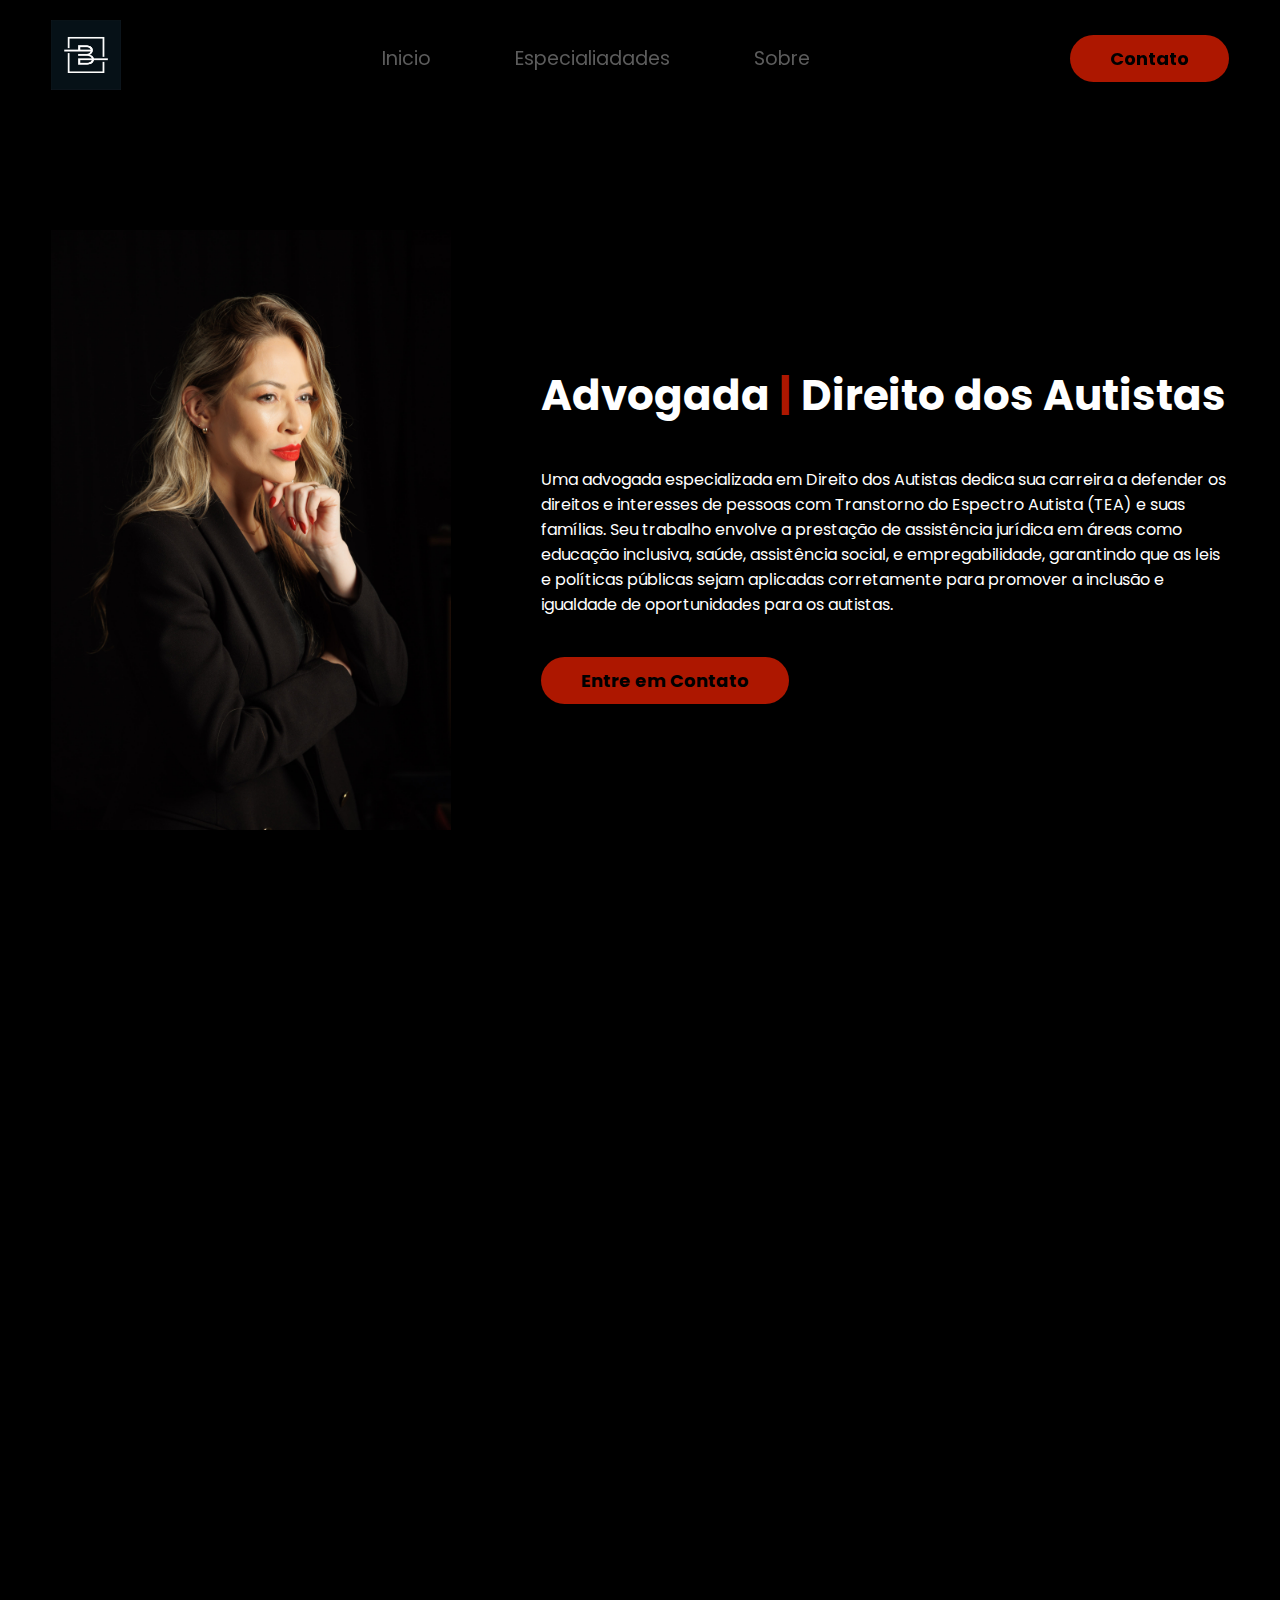
<file: portifólio/index.html>
<!DOCTYPE html>
<html lang="en">
<head>
    <meta charset="UTF-8">
    <meta name="viewport" content="width=device-width, initial-scale=1.0">
    <link rel="icon" href="/images/escritorio-de-advocacia.png" type="image/x-icon">
    <title>NathiaraBorgesAdv</title>
    <link rel="stylesheet" href="style.css">
    <link rel="preconnect" href="https://fonts.googleapis.com">
<link rel="preconnect" href="https://fonts.gstatic.com" crossorigin>
<link href="https://fonts.googleapis.com/css2?family=Poppins:ital,wght@0,100;0,200;0,300;0,400;0,500;0,600;0,700;0,800;0,900;1,100;1,200;1,300;1,400;1,500;1,600;1,700;1,800;1,900&display=swap" rel="stylesheet">
</head>
<body>
    <header>
        <div class="interface hidden">
            <div class="logo">
                <a href="#">
                    <img src="images/Imagem do WhatsApp de 2024-06-02 à(s) 14.23.36_62e6d080.jpg" alt="logo" height="70">
                </a>
            </div><!--logo-->
            <nav class="menu-desktop">
                <ul>
                        <li><a href="#Inicio">Inicio</a></li>
                        <li><a href="#especialidades">Especialiadades</a></li>
                        <li><a href="#sobre">Sobre</a></li>
                </ul>
            </nav>
                <div class="Btn-contato">
                    <a href="#contato">
                        <button>Contato</button>
                    </a>
                </div>

            
        </div><!--interface-->
    </header>
    <main>
        <section class="topo-do-site hidden" id="Inicio">
            <br><br>
            <div class="interface">
                <div class="flex">
                    <div class="img-topo-site">
                        <img src="images/0864_0341.jpg" alt="" height="600">

                    </div><!--img-topo-site-->
                    <div class="txt-topo-site hidden">
                        <h1>Advogada <span>|</span> Direito dos Autistas
                        </h1>
                        <p>Uma advogada especializada em Direito dos Autistas dedica sua carreira a defender os direitos e interesses de pessoas com Transtorno do Espectro Autista (TEA) e suas famílias. Seu trabalho envolve a prestação de assistência jurídica em áreas como educação inclusiva, saúde, assistência social, e empregabilidade, garantindo que as leis e políticas públicas sejam aplicadas corretamente para promover a inclusão e igualdade de oportunidades para os autistas.</p>
                        <div class="Btn-contato">
                            <a href="#contato">
                                <button>Entre em Contato</button>
                            </a>
                        </div>

                    </div><!--txt-topo-site-->
                </div><!--flex-->
            </div><!--interface-->
        </section>
        <section class="Especialidades hidden" id="especialidades">
            <div class="interface">
                <h2 class="titulo">SERVIÇOS <SPAN>OFERECIDOS.</SPAN></h2>
                <div class="flex">
                    <Div class="especialidades-box">
                        <img src="images/pessoa (1).png" alt="" height="100">
                        <h3>Autistas</h3>
                        <p>Na minha prática jurídica, defendo os direitos e interesses das pessoas com Transtorno do Espectro Autista, buscando garantir igualdade de oportunidades e acesso a seus direitos.

                    </Div><!--especialidades-box-->

                    <Div class="especialidades-box hidden">
                    <img src="images/justica.png" alt="" height="100">
                        <h3>Direito Civil</h3>
                        <p> trabalho com o direito civil, que é responsável por regular os direitos e deveres das pessoas físicas e jurídicas em suas relações que envolvem aspectos patrimoniais, familiares e obrigacionais.

                    </Div><!--especialidades-box-->

                    <Div class="especialidades-box">
                        <img src="images/leilao.png" alt="" height="100">
                        <h3>Direito Penal</h3>
                        <p>atuo no direito penal, que é a área que lida com a regulação do poder punitivo do Estado. Meu trabalho envolve lidar com crimes, suas consequências legais e as penas correspondentes.

                    </Div><!--especialidades-box-->
                    
                </div><!--flex-->
            </div><!--Portfolio-->
        </section><!--especialidades-->
        <section class="sobre hidden" id="sobre">
            <div class="interface">
                <div class="flex">
                    <div class="txt-sobre">
                        <h2>MUITO PRAZER, <SPAN>SOU NATHIARA BORGES</SPAN></h2>
                        <P>Sou uma advogada apaixonada por justiça e igualdade. Especializada em direito dos autistas, direito penal e separação de casais, sou defensora incansável dos direitos humanos.</P>
                            <P> Com um profundo compromisso em garantir que cada pessoa seja ouvida e seus direitos protegidos, me destaco pela dedicação e empatia.
                              Se você busca uma advogada que lute com determinação e sensibilidade, sou a escolha certa para você.</P>
                              <div class="btn-social">
                                <a href="https://www.instagram.com/nathiaraborges/" target="_blank"><button> <img src="images/instagram.png" alt="" height="20"></button></a>
                                <a href="https://www.facebook.com/nathiaraborges/" target="_blank"><button><img src="images/facebook.png" alt="" height="20"></button></a>
                                <a href="https://contate.me/advnathiaraborges" target="_blank"><button><img src="images/whatsapp.png" alt="" height="20"></button></a>
                              </div><!--btn social-->
                              
                    </div>
                    <div class="img-sobre">
                        <img src="images/Foto 2 sobre.jpg" alt="" height="500">
                    </div>

                </div><!--flex-->
            </div>

        </section><!--Sobre-->
        <section class="formulario hidden" id="contato">
            <div class="interface">
                <h2 class="titulo">FALE <SPAN>COMIGO.</SPAN></h2>
                <form action="https://formsubmit.co/bstech.ti@gmail.com" method="POST">
                    <input type="text" name="nome" id="nome" placeholder="Seu nome completo:" required>
                    <input type="email" name="email" id="email" placeholder="Seu E-mail (para resposta):" required>
                    <input type="text" name="celular" id="celular" placeholder="Seu celular:" required>
                    <textarea name="mensagem" id="mensagem" placeholder="Sua mensagem" required></textarea>
                    <div class="btn-enviar">
                        <input type="submit" value="ENVIAR">
                    </div>
                </form>
            </div>
        </section>
        <!--formulario-->

    </main>
    <footer><!--interface-->
        <div class="interface hidden">
            <div class="line-footer">
                <div class="flex">
                    <div class="logo-footer">
                    <IMG src="images/Imagem do WhatsApp de 2024-06-02 à(s) 14.23.36_62e6d080.jpg" alt="logo" height="70">
                    </div><!--footer-->
                <div class="btn-social">
                    <a href="https://www.instagram.com/nathiaraborges/" target="_blank"><button> <img src="images/instagram.png" alt="" height="20"></button></a>
                    <a href="https://www.facebook.com/nathiaraborges/" target="_blank"><button><img src="images/facebook.png" alt="" height="20"></button></a>
                    <a href="https://contate.me/advnathiaraborges" target="_blank"><button><img src="images/whatsapp.png" alt="" height="20"></button></a>
                </div><!--btn social-->
                </div>
            </div>
            <div class="line-footer borda">
                <p><img src="images/o-email (5).png" height="20"> <a href="mailto:nathiara.borges@gmail.com">nathiara.borges@gmail.com</a></p>
            </div><!--footer-->
        </div>
    </footer><!--interface-->
    <script src="index.js"></script>
</body>
</html>
</file>
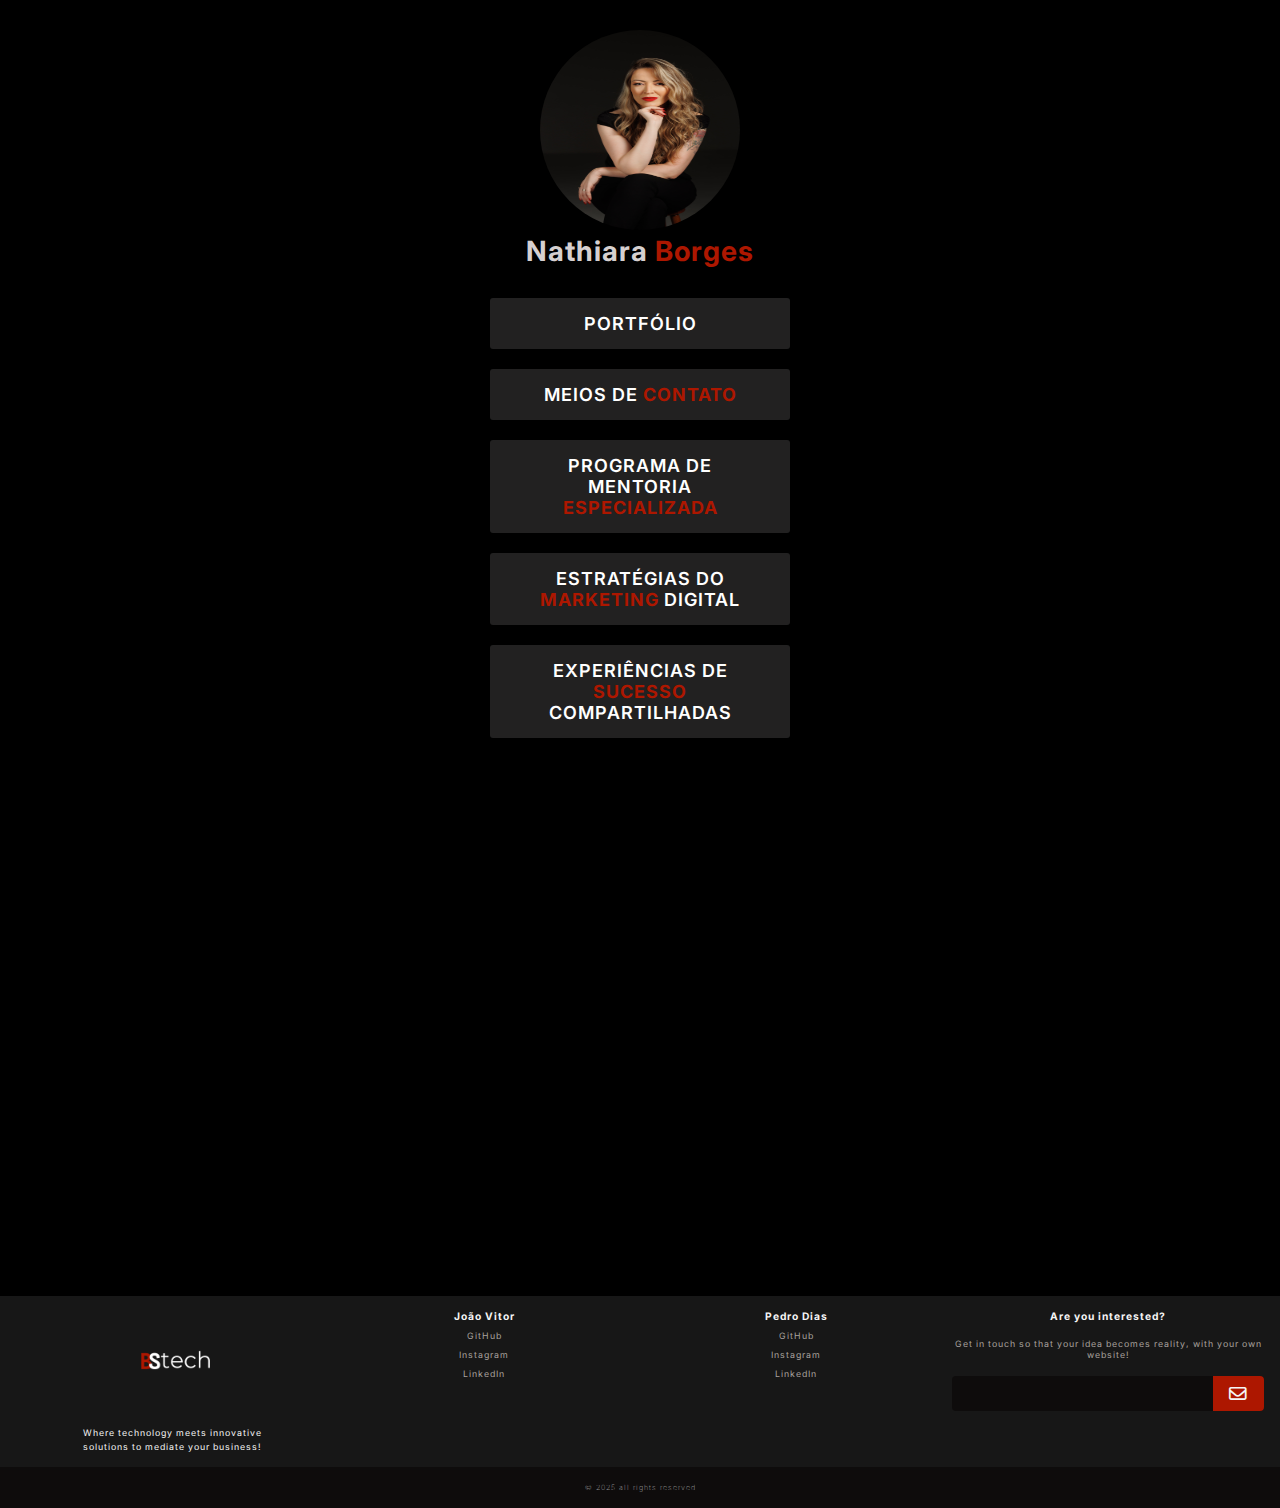
<file: body/Home.html>
<!DOCTYPE html>
<html lang="pt-BR">
<head>
  <meta charset="UTF-8">
  <meta name="viewport" content="width=device-width, initial-scale=1.0">
  <title>Nathiara Borges</title>
  <link rel="stylesheet" href="https://cdnjs.cloudflare.com/ajax/libs/font-awesome/6.7.2/css/all.min.css" integrity="sha512-Evv84Mr4kqVGRNSgIGL/F/aIDqQb7xQ2vcrdIwxfjThSH8CSR7PBEakCr51Ck+w+/U6swU2Im1vVX0SVk9ABhg==" crossorigin="anonymous" referrerpolicy="no-referrer" />
  <link rel="stylesheet" href="style.css">
</head>
<body>
  <header class="header">
    <img src="../imagens/foto capa.jpg" width="700" height="700" 
            alt="Foto de Nathiara Borges" class="profile-pic">
    <h2 class="titulo">Nathiara <span>Borges</span></h2>
  </header>

  <main class="Btn-contato">
    <h4>
      <a href="link1.html" class="button">PORTFÓLIO </a>
      <a href="link2.html" class="button">MEIOS DE <span>CONTATO</span></a>
      <a href="link3.html" class="button">PROGRAMA DE MENTORIA <span>ESPECIALIZADA</span></a>
      <a href="link4.html" class="button">ESTRATÉGIAS DO <span>MARKETING</span> DIGITAL</a>
      <a href="link5.html" class="button">EXPERIÊNCIAS DE <span>SUCESSO</span> COMPARTILHADAS</a>
    </h4>
  </main>
<br>
<br>
<br>

<br>
<br>
<br>
<br>
<br>
<br>
<br>
<br>
<br>
<br>
<br>
<br>
<br>

  <!--RODAPÉ-->
  <footer>
    <div id="footer_content">
        <div id="footer_contacts">
            <h1> <img src="../imagens/BS (1).png" 
              alt="BSTECH" width="100" height="100" class="logo-image" ></h1>
            <p>Where technology meets innovative <br>
               solutions to mediate your business!</p>

        </div>
        
        <ul class="footer-list">
            <li>
                <h3>João Vitor</h3>
            </li>
            <li>
              <a href="https://github.com/DEVBORGES1" class="footer-link" target="_blank">GitHub</a>
            </li>
            <li>
              <a href="https://www.instagram.com/itsjvborges/" class="footer-link" target="_blank">Instagram</a>
            </li>
            <li>
              <a href="https://www.linkedin.com/in/joão-vitor-53875a1a1/" class="footer-link" target="_blank">LinkedIn</a>
            </li>
        </ul>

        <ul class="footer-list">
            <li>
                <h3>Pedro Dias</h3>
            </li>
            <li>
              <a href="https://github.com/Devpdias" class="footer-link" target="_blank">GitHub</a>
            </li>
            <li>
                <a href="https://www.instagram.com/pedro.hndias/" class="footer-link" target="_blank">Instagram</a>
            </li>
            <li>
              <a href="https://www.linkedin.com/in/pedro-henrique-7b54162a4/" class="footer-link" target="_blank">LinkedIn</a>
            </li>
        </ul>

        <div id="footer_subscribe">
            <h3>Are you interested?</h3>

            <p>
              Get in touch so that your idea becomes reality, with your own website!
            </p>

            <div id="input_group">
                <input type="email" id="email">
                <button>
                    <i class="fa-regular fa-envelope"></i>
                </button>
            </div>
        </div>
    </div>

    <div id="footer_copyright">
      &#169
      2025 all rights reserved 
    </div>
</footer>
</body>
</html>
</file>
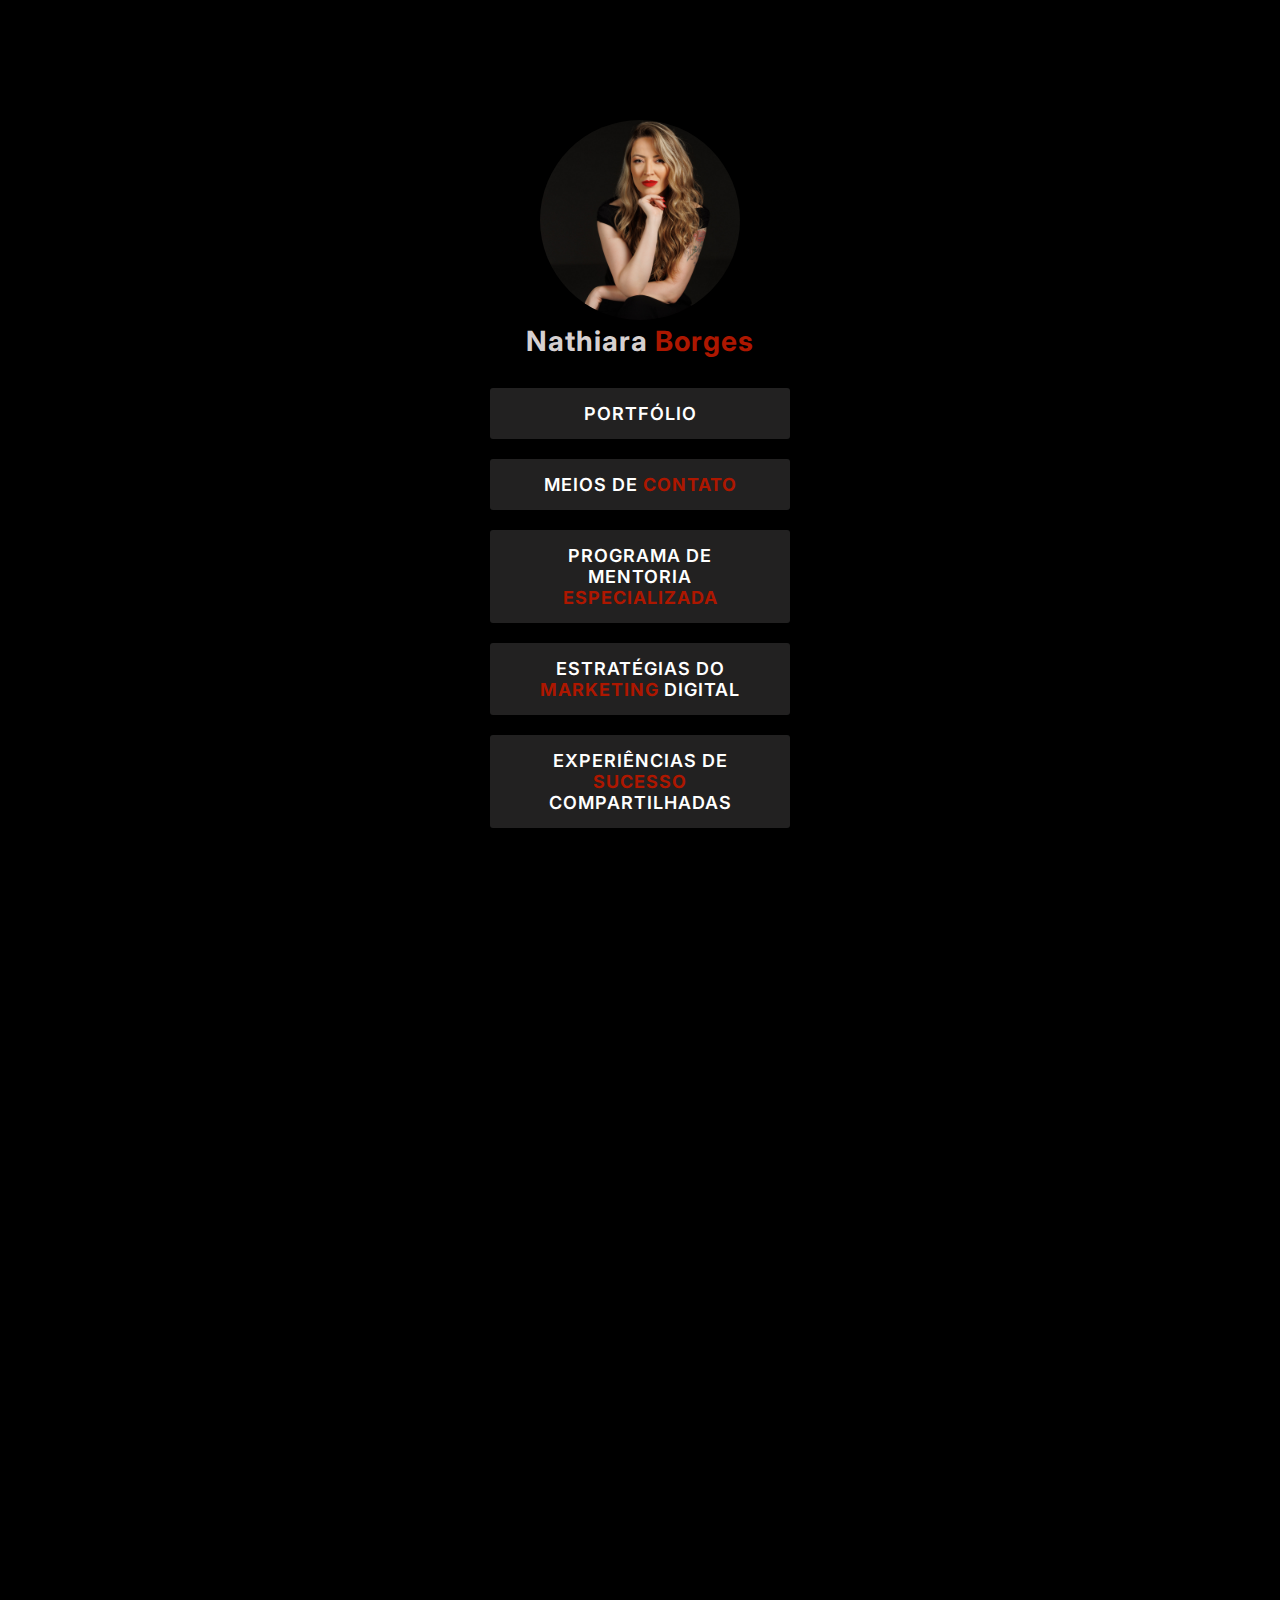
<file: LINKTHREE/Home.html>
<!DOCTYPE html>
<html lang="pt-BR">

<head>
  <meta charset="UTF-8">
  <meta name="viewport" content="width=device-width, initial-scale=1.0">
  <title>Nathiara Borges</title>
  <link rel="stylesheet" href="https://cdnjs.cloudflare.com/ajax/libs/font-awesome/6.7.2/css/all.min.css"
    integrity="sha512-Evv84Mr4kqVGRNSgIGL/F/aIDqQb7xQ2vcrdIwxfjThSH8CSR7PBEakCr51Ck+w+/U6swU2Im1vVX0SVk9ABhg=="
    crossorigin="anonymous" referrerpolicy="no-referrer" />
  <link rel="stylesheet" href="style.css">
</head>

<body>
  <header class="header hidden">
    <img src="../imagens/foto capa.jpg" width="700" height="700" alt="Foto de Nathiara Borges" class="profile-pic">
    <h2 class="titulo">Nathiara <span>Borges</span></h2>
  </header>

  <main class="Btn-contato hidden">
    <h4>
      <a href="/portifólio/index.html" class="button">PORTFÓLIO </a>
      <a href="link2.html" class="button">MEIOS DE <span>CONTATO</span></a>
      <a href="/media/media.html" class="button">PROGRAMA DE MENTORIA <span>ESPECIALIZADA</span></a>
      <a href="/SALES PAGE/SELL.html" class="button">ESTRATÉGIAS DO <span>MARKETING</span> DIGITAL</a>
      <a href="link5.html" class="button">EXPERIÊNCIAS DE <span>SUCESSO</span> COMPARTILHADAS</a>
    </h4>
  </main>
<main></main>
  <!--RODAPÉ-->
  <footer class="hidden">
    <div id="footer_content">
      <div id="footer_contacts ">
        <h1> <img src="BS (500 x 200 px).png" alt="BSTECH" width="150" height="60" class="logo-image"></h1>
        <p>Where technology meets innovative <br>
          solutions to mediate your business!</p>

      </div>

      <ul class="footer-list">
        <li>
          <h3>João Vitor</h3>
        </li>
        <li>
          <a href="https://github.com/DEVBORGES1" class="footer-link" target="_blank">GitHub</a>
        </li>
        <li>
          <a href="https://www.instagram.com/itsjvborges/" class="footer-link" target="_blank">Instagram</a>
        </li>
        <li>
          <a href="https://www.linkedin.com/in/joão-vitor-53875a1a1/" class="footer-link" target="_blank">LinkedIn</a>
        </li>
      </ul>

      <ul class="footer-list">
        <li>
          <h3>Pedro Dias</h3>
        </li>
        <li>
          <a href="https://github.com/Devpdias" class="footer-link" target="_blank">GitHub</a>
        </li>
        <li>
          <a href="https://www.instagram.com/pedro.hndias/" class="footer-link" target="_blank">Instagram</a>
        </li>
        <li>
          <a href="https://www.linkedin.com/in/pedro-henrique-7b54162a4/" class="footer-link"
            target="_blank">LinkedIn</a>
        </li>
      </ul>

      <div id="footer_subscribe">
        <h3>Are you interested?</h3>

        <p>
          Get in touch so that your idea becomes reality, with your own website!
        </p>
        <form action="https://formsubmit.co/bstech.ti@gmail.com" method="POST">
          <div id="input_group">
            <input type="email" id="email" name="email" placeholder="Digite seu e-mail" required>
            <button type="submit" >
              <i class="fa-regular fa-envelope"></i>
            </button>
          </div>
        </form>
      </div>
    </div>

    <div id="footer_copyright">
      &#169
      2025 all rights reserved
    </div>
  </footer>
  <script src="index.js"></script>
</body>

</html>
</file>
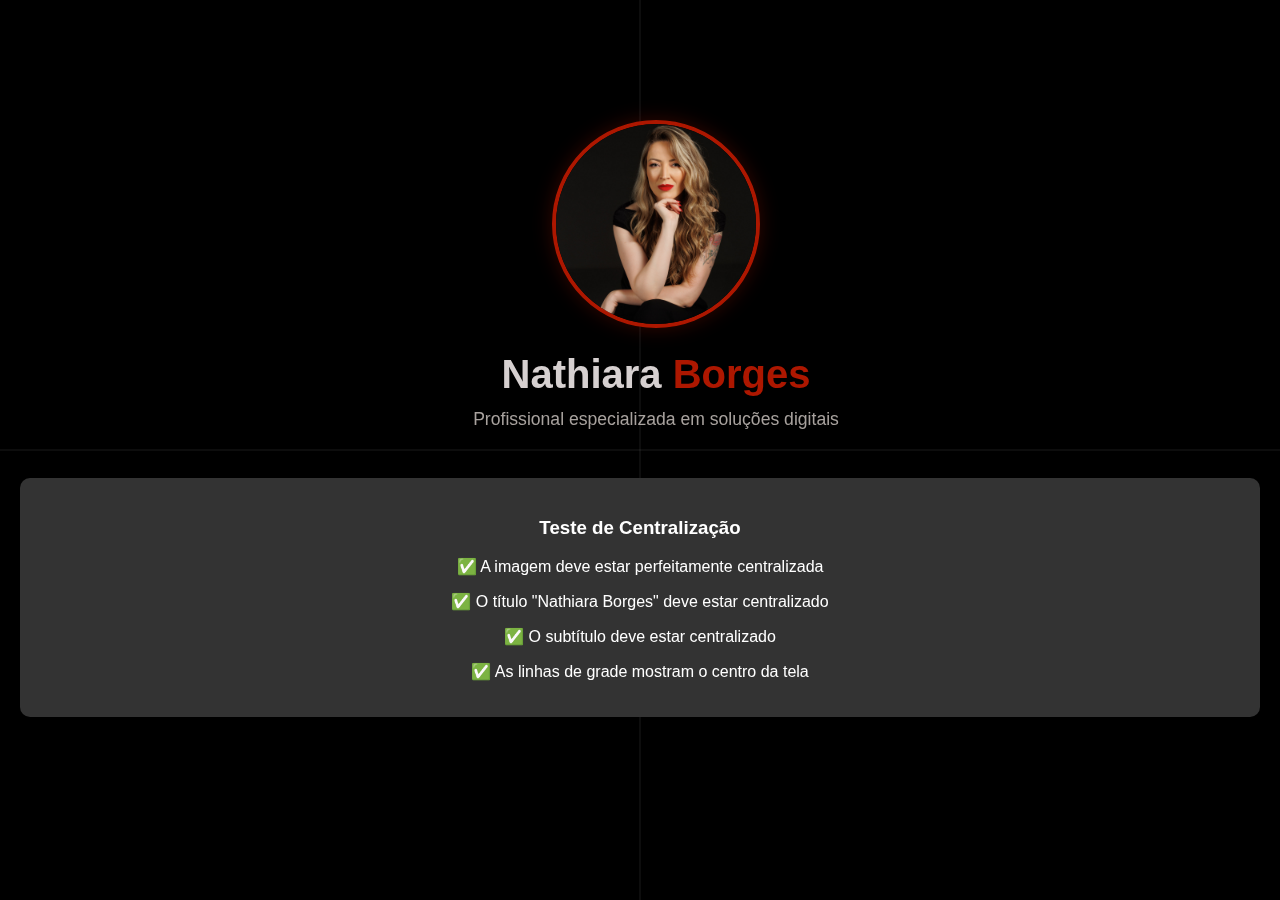
<file: LINKTHREE/teste-centralizacao.html>
<!DOCTYPE html>
<html lang="pt-BR">
<head>
    <meta charset="UTF-8">
    <meta name="viewport" content="width=device-width, initial-scale=1.0">
    <title>Teste de Centralização</title>
    <style>
        body {
            background: #000;
            color: white;
            font-family: Arial, sans-serif;
            margin: 0;
            padding: 0;
        }
        
        .header {
            margin-top: 7.5rem;
            margin-bottom: 2rem;
            padding: 0 1rem;
            display: flex;
            flex-direction: column;
            align-items: center;
            justify-content: center;
            text-align: center;
            width: 100%;
            min-height: 300px;
        }
        
        .profile-pic {
            width: 200px;
            height: 200px;
            object-fit: cover;
            border-radius: 50%;
            object-position: 50% 40%;
            border: 4px solid #ad1700;
            box-shadow: 0 0 20px rgba(173, 23, 0, 0.3);
            margin: 0 auto 1.5rem auto;
            flex-shrink: 0;
        }
        
        .titulo {
            color: #d6d0d0;
            font-size: 2.5rem;
            text-align: center;
            margin: 0 0 0.75rem 0;
            font-weight: 700;
            width: 100%;
            flex-shrink: 0;
        }
        
        .titulo span {
            color: #ad1700;
        }
        
        .subtitle {
            color: #a8a29e;
            font-size: 1.1rem;
            margin: 0 0 1rem 0;
            text-align: center;
            width: 100%;
            flex-shrink: 0;
        }
        
        .info {
            background: #333;
            padding: 20px;
            margin: 20px;
            border-radius: 10px;
            text-align: center;
        }
        
        .grid-lines {
            position: fixed;
            top: 0;
            left: 0;
            width: 100%;
            height: 100%;
            pointer-events: none;
            z-index: -1;
        }
        
        .grid-line {
            position: absolute;
            background: rgba(255, 255, 255, 0.1);
        }
        
        .vertical-center {
            left: 50%;
            width: 1px;
            height: 100%;
            transform: translateX(-50%);
        }
        
        .horizontal-center {
            top: 50%;
            height: 1px;
            width: 100%;
            transform: translateY(-50%);
        }
    </style>
</head>
<body>
    <!-- Linhas de grade para visualizar o centro -->
    <div class="grid-lines">
        <div class="grid-line vertical-center"></div>
        <div class="grid-line horizontal-center"></div>
    </div>
    
    <header class="header">
        <img src="foto-perfil.jpg" alt="Foto de perfil de Nathiara Borges" class="profile-pic">
        <h1 class="titulo">Nathiara <span>Borges</span></h1>
        <p class="subtitle">Profissional especializada em soluções digitais</p>
    </header>
    
    <div class="info">
        <h3>Teste de Centralização</h3>
        <p>✅ A imagem deve estar perfeitamente centralizada</p>
        <p>✅ O título "Nathiara Borges" deve estar centralizado</p>
        <p>✅ O subtítulo deve estar centralizado</p>
        <p>✅ As linhas de grade mostram o centro da tela</p>
    </div>
    
    <script>
        // Verificar se a imagem carregou
        const img = document.querySelector('.profile-pic');
        
        img.addEventListener('load', () => {
            console.log('✅ Imagem carregada e centralizada!');
        });
        
        img.addEventListener('error', () => {
            console.log('❌ Erro ao carregar imagem');
        });
        
        // Verificar centralização
        window.addEventListener('load', () => {
            const header = document.querySelector('.header');
            const rect = header.getBoundingClientRect();
            const centerX = window.innerWidth / 2;
            const centerY = window.innerHeight / 2;
            
            console.log('📐 Centro da tela:', centerX, centerY);
            console.log('📐 Centro do header:', rect.left + rect.width / 2, rect.top + rect.height / 2);
        });
    </script>
</body>
</html>
</file>
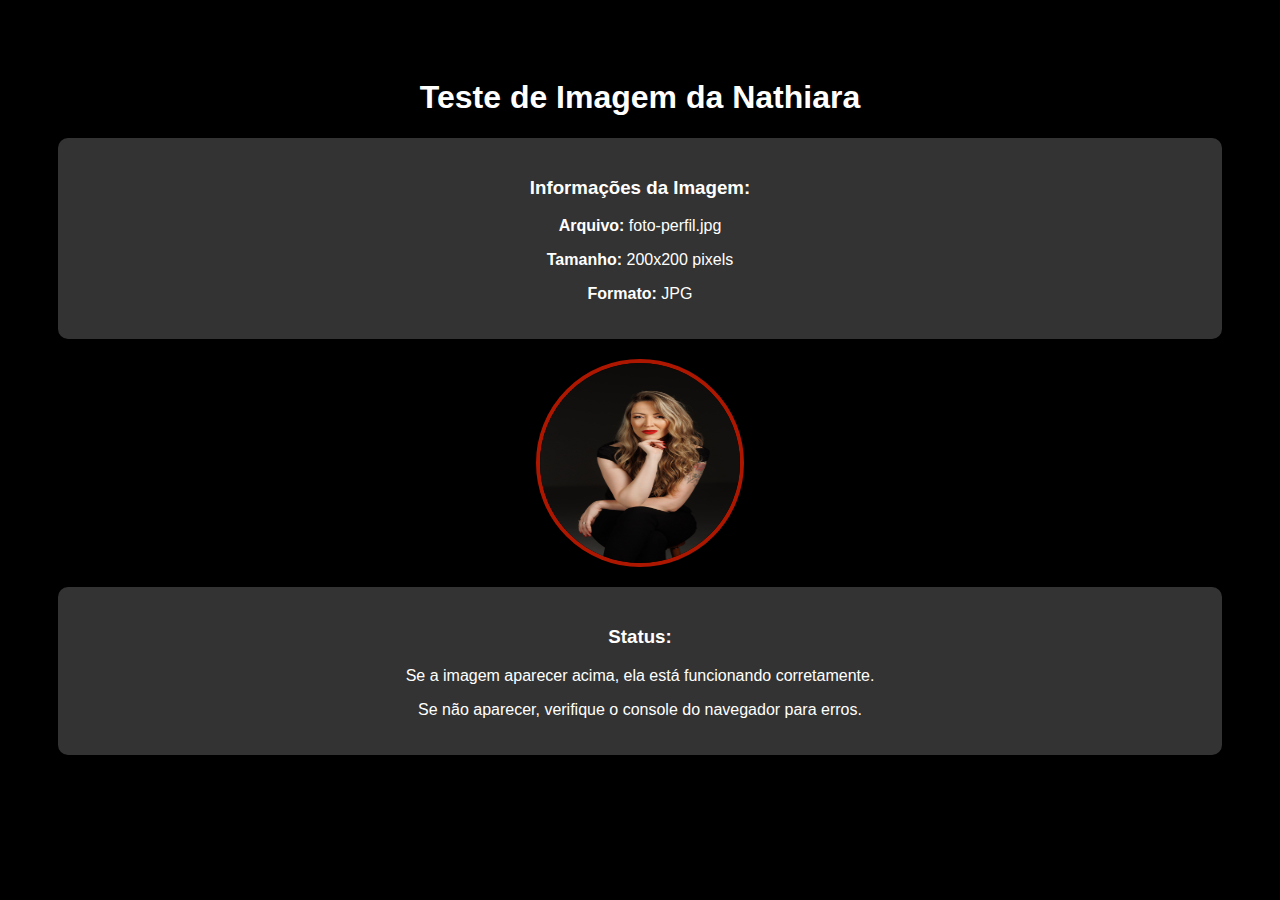
<file: LINKTHREE/teste-imagem.html>
<!DOCTYPE html>
<html lang="pt-BR">
<head>
    <meta charset="UTF-8">
    <meta name="viewport" content="width=device-width, initial-scale=1.0">
    <title>Teste de Imagem</title>
    <style>
        body {
            background: #000;
            color: white;
            text-align: center;
            padding: 50px;
            font-family: Arial, sans-serif;
        }
        .teste-imagem {
            width: 200px;
            height: 200px;
            border-radius: 50%;
            border: 4px solid #ad1700;
            margin: 20px auto;
            display: block;
        }
        .info {
            margin: 20px 0;
            padding: 20px;
            background: #333;
            border-radius: 10px;
        }
    </style>
</head>
<body>
    <h1>Teste de Imagem da Nathiara</h1>
    
    <div class="info">
        <h3>Informações da Imagem:</h3>
        <p><strong>Arquivo:</strong> foto-perfil.jpg</p>
        <p><strong>Tamanho:</strong> 200x200 pixels</p>
        <p><strong>Formato:</strong> JPG</p>
    </div>
    
    <img src="foto-perfil.jpg" alt="Foto de teste" class="teste-imagem" 
         onload="console.log('Imagem carregada com sucesso!')" 
         onerror="console.log('Erro ao carregar imagem:', this.src)">
    
    <div class="info">
        <h3>Status:</h3>
        <p>Se a imagem aparecer acima, ela está funcionando corretamente.</p>
        <p>Se não aparecer, verifique o console do navegador para erros.</p>
    </div>
    
    <script>
        // Verificar se a imagem carregou
        const img = document.querySelector('.teste-imagem');
        
        img.addEventListener('load', () => {
            console.log('✅ Imagem carregada com sucesso!');
            document.querySelector('.info:last-child p:first-child').innerHTML = 
                '<strong>Status:</strong> ✅ Imagem carregada com sucesso!';
        });
        
        img.addEventListener('error', () => {
            console.log('❌ Erro ao carregar imagem');
            document.querySelector('.info:last-child p:first-child').innerHTML = 
                '<strong>Status:</strong> ❌ Erro ao carregar imagem';
        });
    </script>
</body>
</html>
</file>
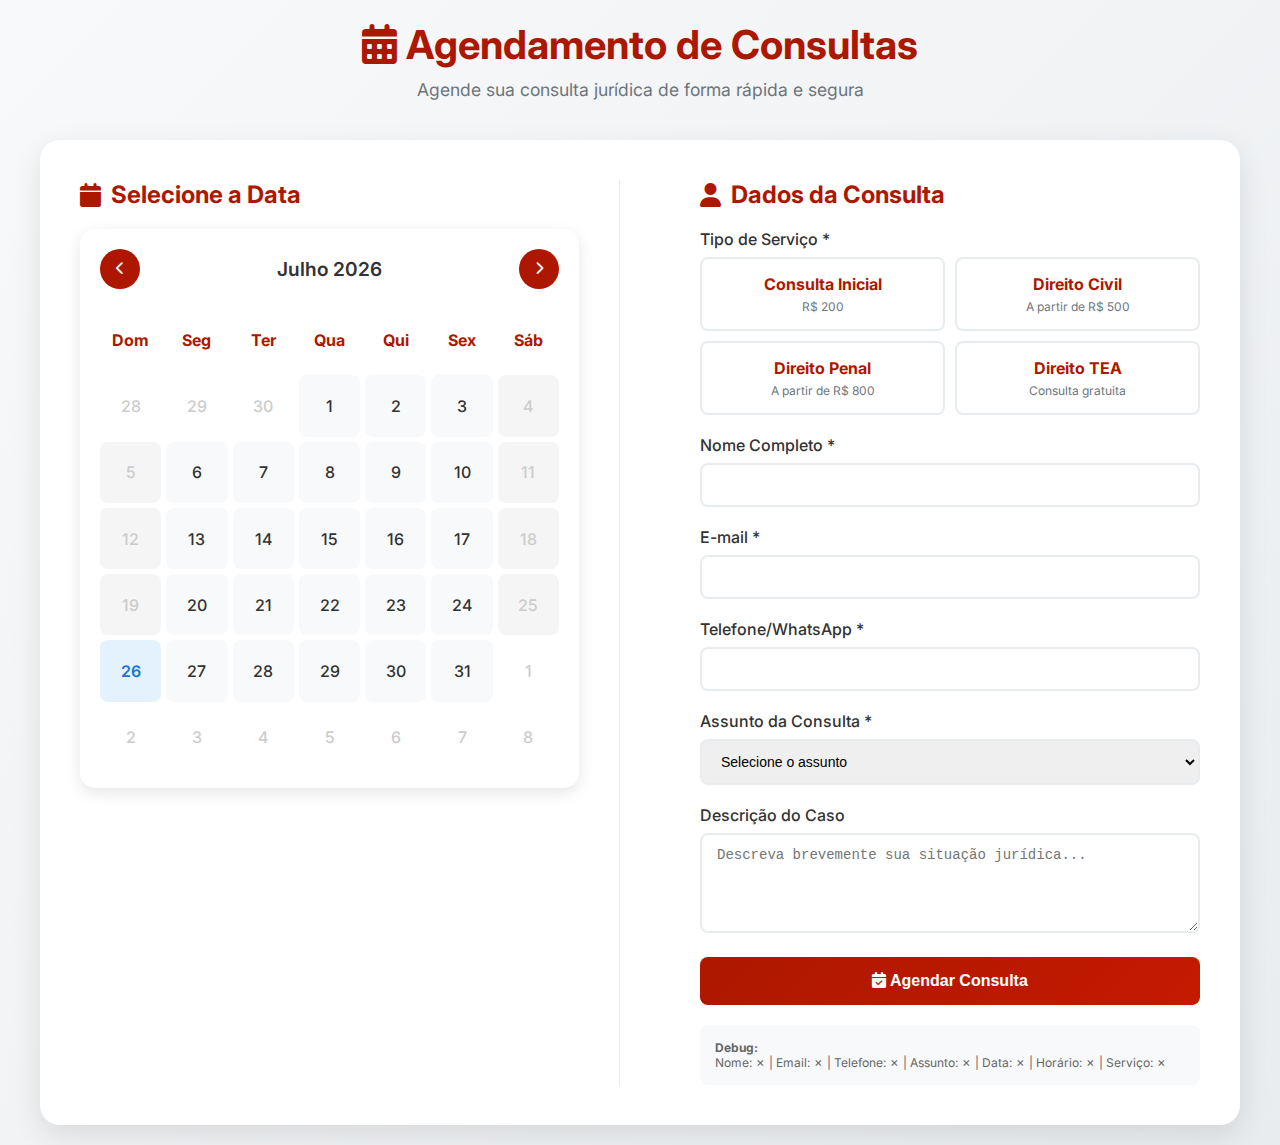
<file: media/agendamento.html>
<!DOCTYPE html>
<html lang="pt-BR">
<head>
    <meta charset="UTF-8">
    <meta name="viewport" content="width=device-width, initial-scale=1.0">
    <title>Agendamento de Consultas - Nathiara Borges Advocacia</title>
    <link rel="stylesheet" href="https://cdnjs.cloudflare.com/ajax/libs/font-awesome/6.4.0/css/all.min.css">
    <link href="https://fonts.googleapis.com/css2?family=Inter:wght@300;400;500;600;700&display=swap" rel="stylesheet">
    <style>
        * {
            margin: 0;
            padding: 0;
            box-sizing: border-box;
        }

        body {
            font-family: 'Inter', sans-serif;
            background: linear-gradient(135deg, #f8f9fa 0%, #e9ecef 100%);
            min-height: 100vh;
            padding: 20px;
        }

        .container {
            max-width: 1200px;
            margin: 0 auto;
        }

        .header {
            text-align: center;
            margin-bottom: 40px;
        }

        .header h1 {
            color: #ad1700;
            font-size: 2.5rem;
            margin-bottom: 10px;
        }

        .header p {
            color: #6c757d;
            font-size: 1.1rem;
        }

        .agendamento-container {
            display: grid;
            grid-template-columns: 1fr 1fr;
            gap: 40px;
            background: white;
            border-radius: 20px;
            padding: 40px;
            box-shadow: 0 10px 30px rgba(0, 0, 0, 0.1);
        }

        .calendario-section {
            border-right: 1px solid #e9ecef;
            padding-right: 40px;
        }

        .form-section {
            padding-left: 40px;
        }

        .section-title {
            color: #ad1700;
            font-size: 1.5rem;
            margin-bottom: 20px;
            display: flex;
            align-items: center;
            gap: 10px;
        }

        .calendar {
            background: white;
            border-radius: 15px;
            padding: 20px;
            box-shadow: 0 5px 15px rgba(0, 0, 0, 0.1);
        }

        .calendar-header {
            display: flex;
            justify-content: space-between;
            align-items: center;
            margin-bottom: 20px;
        }

        .calendar-nav {
            background: #ad1700;
            color: white;
            border: none;
            border-radius: 50%;
            width: 40px;
            height: 40px;
            cursor: pointer;
            display: flex;
            align-items: center;
            justify-content: center;
            transition: background 0.3s ease;
        }

        .calendar-nav:hover {
            background: #c41a00;
        }

        .calendar-month {
            font-size: 1.2rem;
            font-weight: 600;
            color: #333;
        }

        .calendar-grid {
            display: grid;
            grid-template-columns: repeat(7, 1fr);
            gap: 5px;
        }

        .calendar-day {
            aspect-ratio: 1;
            display: flex;
            align-items: center;
            justify-content: center;
            border-radius: 8px;
            cursor: pointer;
            transition: all 0.3s ease;
            font-weight: 500;
            border: 2px solid transparent;
        }

        .calendar-day.other-month {
            color: #ccc;
            cursor: not-allowed;
        }

        .calendar-day.today {
            background: #e3f2fd;
            color: #1976d2;
            font-weight: 600;
        }

                .calendar-day.selected {
                    background: #ad1700 !important;
                    color: white !important;
                    transform: scale(1.1);
                    box-shadow: 0 0 10px rgba(173, 23, 0, 0.5);
                    border: 2px solid #c41a00;
                    font-weight: bold;
                }

        .calendar-day.available {
            background: #f8f9fa;
            color: #333;
        }

        .calendar-day.available:hover {
            background: #e9ecef;
        }

        .calendar-day.unavailable {
            background: #f5f5f5;
            color: #ccc;
            cursor: not-allowed;
        }

        .time-slots {
            margin-top: 20px;
        }

        .time-slots h4 {
            color: #333;
            margin-bottom: 15px;
        }

        .time-grid {
            display: grid;
            grid-template-columns: repeat(3, 1fr);
            gap: 10px;
        }

        .time-slot {
            padding: 10px 15px;
            background: #f8f9fa;
            border: 2px solid #e9ecef;
            border-radius: 8px;
            text-align: center;
            cursor: pointer;
            transition: all 0.3s ease;
            font-weight: 500;
        }

        .time-slot:hover {
            background: #e9ecef;
        }

        .time-slot.selected {
            background: #ad1700 !important;
            color: white !important;
            border-color: #ad1700 !important;
            transform: scale(1.05);
            box-shadow: 0 0 10px rgba(173, 23, 0, 0.3);
            font-weight: bold;
        }

        .time-slot.unavailable {
            background: #f5f5f5;
            color: #ccc;
            cursor: not-allowed;
        }

        .form-group {
            margin-bottom: 20px;
        }

        .form-label {
            display: block;
            margin-bottom: 8px;
            color: #333;
            font-weight: 500;
        }

        .form-input, .form-select, .form-textarea {
            width: 100%;
            padding: 12px 15px;
            border: 2px solid #e9ecef;
            border-radius: 8px;
            font-size: 14px;
            transition: border-color 0.3s ease;
        }

        .form-input:focus, .form-select:focus, .form-textarea:focus {
            outline: none;
            border-color: #ad1700;
        }

        .form-textarea {
            resize: vertical;
            min-height: 100px;
        }

        .service-options {
            display: grid;
            grid-template-columns: repeat(2, 1fr);
            gap: 10px;
        }

        .service-option {
            padding: 15px;
            border: 2px solid #e9ecef;
            border-radius: 8px;
            cursor: pointer;
            transition: all 0.3s ease;
            text-align: center;
        }

        .service-option:hover {
            border-color: #ad1700;
        }

        .service-option.selected {
            border-color: #ad1700;
            background: #fff5f5;
        }

        .service-option h4 {
            color: #ad1700;
            margin-bottom: 5px;
        }

        .service-option p {
            color: #6c757d;
            font-size: 12px;
        }

        .submit-btn {
            width: 100%;
            padding: 15px;
            background: linear-gradient(135deg, #ad1700, #c41a00);
            color: white;
            border: none;
            border-radius: 8px;
            font-size: 16px;
            font-weight: 600;
            cursor: pointer;
            transition: all 0.3s ease;
            display: flex;
            align-items: center;
            justify-content: center;
            gap: 10px;
        }

        .submit-btn:hover {
            transform: translateY(-2px);
            box-shadow: 0 5px 15px rgba(173, 23, 0, 0.3);
        }

        .submit-btn:disabled {
            background: #ccc;
            cursor: not-allowed;
            transform: none;
            box-shadow: none;
        }

        .confirmation-modal {
            position: fixed;
            top: 0;
            left: 0;
            width: 100%;
            height: 100%;
            background: rgba(0, 0, 0, 0.5);
            display: none;
            align-items: center;
            justify-content: center;
            z-index: 1000;
        }

        .confirmation-modal.active {
            display: flex;
        }

        .modal-content {
            background: white;
            border-radius: 15px;
            padding: 30px;
            max-width: 500px;
            width: 90%;
            text-align: center;
        }

        .modal-icon {
            width: 60px;
            height: 60px;
            background: #25D366;
            border-radius: 50%;
            display: flex;
            align-items: center;
            justify-content: center;
            margin: 0 auto 20px;
            color: white;
            font-size: 24px;
        }

        .modal-title {
            color: #ad1700;
            font-size: 1.5rem;
            margin-bottom: 10px;
        }

        .modal-text {
            color: #6c757d;
            margin-bottom: 20px;
        }

        .modal-actions {
            display: flex;
            gap: 15px;
            justify-content: center;
        }

        .modal-btn {
            padding: 10px 20px;
            border: none;
            border-radius: 8px;
            cursor: pointer;
            font-weight: 500;
            transition: all 0.3s ease;
        }

        .modal-btn-primary {
            background: #ad1700;
            color: white;
        }

        .modal-btn-secondary {
            background: #e9ecef;
            color: #333;
        }

        .modal-btn:hover {
            transform: translateY(-1px);
        }

        @media (max-width: 768px) {
            .agendamento-container {
                grid-template-columns: 1fr;
                gap: 20px;
                padding: 20px;
            }

            .calendario-section {
                border-right: none;
                border-bottom: 1px solid #e9ecef;
                padding-right: 0;
                padding-bottom: 20px;
            }

            .form-section {
                padding-left: 0;
            }

            .time-grid {
                grid-template-columns: repeat(2, 1fr);
            }

            .service-options {
                grid-template-columns: 1fr;
            }
        }
    </style>
</head>
<body>
    <div class="container">
        <div class="header">
            <h1><i class="fas fa-calendar-alt"></i> Agendamento de Consultas</h1>
            <p>Agende sua consulta jurídica de forma rápida e segura</p>
        </div>

        <div class="agendamento-container">
            <!-- Seção do Calendário -->
            <div class="calendario-section">
                <h2 class="section-title">
                    <i class="fas fa-calendar"></i>
                    Selecione a Data
                </h2>
                
                <div class="calendar" id="calendar">
                    <div class="calendar-header">
                        <button class="calendar-nav" id="prevMonth">
                            <i class="fas fa-chevron-left"></i>
                        </button>
                        <div class="calendar-month" id="currentMonth"></div>
                        <button class="calendar-nav" id="nextMonth">
                            <i class="fas fa-chevron-right"></i>
                        </button>
                    </div>
                    <div class="calendar-grid" id="calendarGrid"></div>
                </div>

                <div class="time-slots" id="timeSlots" style="display: none;">
                    <h4>Horários Disponíveis</h4>
                    <div class="time-grid" id="timeGrid"></div>
                </div>
            </div>

            <!-- Seção do Formulário -->
            <div class="form-section">
                <h2 class="section-title">
                    <i class="fas fa-user"></i>
                    Dados da Consulta
                </h2>

                <form id="agendamentoForm">
                    <div class="form-group">
                        <label class="form-label">Tipo de Serviço *</label>
                        <div class="service-options">
                            <div class="service-option" data-service="consulta-inicial">
                                <h4>Consulta Inicial</h4>
                                <p>R$ 200</p>
                            </div>
                            <div class="service-option" data-service="direito-civil">
                                <h4>Direito Civil</h4>
                                <p>A partir de R$ 500</p>
                            </div>
                            <div class="service-option" data-service="direito-penal">
                                <h4>Direito Penal</h4>
                                <p>A partir de R$ 800</p>
                            </div>
                            <div class="service-option" data-service="direito-tea">
                                <h4>Direito TEA</h4>
                                <p>Consulta gratuita</p>
                            </div>
                        </div>
                    </div>

                    <div class="form-group">
                        <label class="form-label" for="nome">Nome Completo *</label>
                        <input type="text" id="nome" name="nome" class="form-input" required>
                    </div>

                    <div class="form-group">
                        <label class="form-label" for="email">E-mail *</label>
                        <input type="email" id="email" name="email" class="form-input" required>
                    </div>

                    <div class="form-group">
                        <label class="form-label" for="telefone">Telefone/WhatsApp *</label>
                        <input type="tel" id="telefone" name="telefone" class="form-input" required>
                    </div>

                    <div class="form-group">
                        <label class="form-label" for="assunto">Assunto da Consulta *</label>
                        <select id="assunto" name="assunto" class="form-select" required>
                            <option value="">Selecione o assunto</option>
                            <option value="direito-civil">Direito Civil</option>
                            <option value="direito-penal">Direito Penal</option>
                            <option value="direito-familia">Direito de Família</option>
                            <option value="direito-tea">Direito dos Autistas (TEA)</option>
                            <option value="outro">Outro</option>
                        </select>
                    </div>

                    <div class="form-group">
                        <label class="form-label" for="descricao">Descrição do Caso</label>
                        <textarea id="descricao" name="descricao" class="form-textarea" 
                                  placeholder="Descreva brevemente sua situação jurídica..."></textarea>
                    </div>

                    <button type="submit" class="submit-btn" id="submitBtn">
                        <div class="loading" style="display: none;">
                            <i class="fas fa-spinner fa-spin"></i>
                            Enviando...
                        </div>
                        <div class="text">
                            <i class="fas fa-calendar-check"></i>
                            Agendar Consulta
                        </div>
                    </button>
                    
                    <div class="debug-info" style="margin-top: 20px; padding: 15px; background: #f8f9fa; border-radius: 8px; font-size: 12px; color: #666;">
                        <strong>Debug:</strong><br>
                        <span id="debugStatus">Aguardando preenchimento...</span>
                    </div>
                </form>
            </div>
        </div>
    </div>

    <!-- Modal de Confirmação -->
    <div class="confirmation-modal" id="confirmationModal">
        <div class="modal-content">
            <div class="modal-icon">
                <i class="fas fa-check"></i>
            </div>
            <h3 class="modal-title">Consulta Agendada!</h3>
            <p class="modal-text">
                Sua consulta foi agendada com sucesso. Você receberá uma confirmação por e-mail e WhatsApp.
            </p>
            <div class="modal-actions">
                <button class="modal-btn modal-btn-primary" onclick="window.location.href='https://wa.me/5549999001230'">
                    <i class="fab fa-whatsapp"></i> WhatsApp
                </button>
                <button class="modal-btn modal-btn-secondary" onclick="closeModal()">
                    Fechar
                </button>
            </div>
        </div>
    </div>

    <script>
        class AgendamentoSistema {
            constructor() {
                this.currentDate = new Date();
                this.selectedDate = null;
                this.selectedTime = null;
                this.selectedService = null;
                this.init();
            }

            init() {
                this.renderCalendar();
                this.bindEvents();
                this.loadUnavailableDates();
            }

            bindEvents() {
                // Navegação do calendário
                document.getElementById('prevMonth').addEventListener('click', () => {
                    this.currentDate.setMonth(this.currentDate.getMonth() - 1);
                    this.renderCalendar();
                });

                document.getElementById('nextMonth').addEventListener('click', () => {
                    this.currentDate.setMonth(this.currentDate.getMonth() + 1);
                    this.renderCalendar();
                });

                // Seleção de serviço
                document.querySelectorAll('.service-option').forEach(option => {
                    option.addEventListener('click', () => {
                        document.querySelectorAll('.service-option').forEach(o => o.classList.remove('selected'));
                        option.classList.add('selected');
                        this.selectedService = option.getAttribute('data-service');
                    });
                });

                // Formulário
                document.getElementById('agendamentoForm').addEventListener('submit', (e) => {
                    e.preventDefault();
                    this.submitForm();
                });
            }

            renderCalendar() {
                const monthNames = [
                    'Janeiro', 'Fevereiro', 'Março', 'Abril', 'Maio', 'Junho',
                    'Julho', 'Agosto', 'Setembro', 'Outubro', 'Novembro', 'Dezembro'
                ];

                document.getElementById('currentMonth').textContent = 
                    `${monthNames[this.currentDate.getMonth()]} ${this.currentDate.getFullYear()}`;

                const firstDay = new Date(this.currentDate.getFullYear(), this.currentDate.getMonth(), 1);
                const lastDay = new Date(this.currentDate.getFullYear(), this.currentDate.getMonth() + 1, 0);
                const startDate = new Date(firstDay);
                startDate.setDate(startDate.getDate() - firstDay.getDay());

                const calendarGrid = document.getElementById('calendarGrid');
                calendarGrid.innerHTML = '';

                // Cabeçalho dos dias da semana
                const dayNames = ['Dom', 'Seg', 'Ter', 'Qua', 'Qui', 'Sex', 'Sáb'];
                dayNames.forEach(day => {
                    const dayHeader = document.createElement('div');
                    dayHeader.className = 'calendar-day';
                    dayHeader.style.fontWeight = 'bold';
                    dayHeader.style.color = '#ad1700';
                    dayHeader.textContent = day;
                    calendarGrid.appendChild(dayHeader);
                });

                // Dias do calendário
                for (let i = 0; i < 42; i++) {
                    const date = new Date(startDate);
                    date.setDate(startDate.getDate() + i);

                    const dayElement = document.createElement('div');
                    dayElement.className = 'calendar-day';
                    dayElement.textContent = date.getDate();

                    if (date.getMonth() !== this.currentDate.getMonth()) {
                        dayElement.classList.add('other-month');
                    } else if (this.isToday(date)) {
                        dayElement.classList.add('today');
                    } else if (this.isUnavailable(date)) {
                        dayElement.classList.add('unavailable');
                    } else {
                        dayElement.classList.add('available');
                        dayElement.addEventListener('click', () => this.selectDate(date));
                    }

                    calendarGrid.appendChild(dayElement);
                }
            }

            selectDate(date) {
                this.selectedDate = date;
                
                // Remover seleção anterior
                document.querySelectorAll('.calendar-day').forEach(day => {
                    day.classList.remove('selected');
                });
                
                // Encontrar e marcar o dia correto
                const dayElements = document.querySelectorAll('.calendar-day');
                dayElements.forEach(day => {
                    // Verificar se é o dia correto (considerando que pode haver dias de outros meses)
                    const dayNumber = parseInt(day.textContent);
                    const isCurrentMonth = !day.classList.contains('other-month');
                    const isAvailable = !day.classList.contains('unavailable');
                    const isToday = day.classList.contains('today');
                    
                    // Marcar o dia se for o dia correto do mês atual e disponível
                    if (dayNumber === date.getDate() && isCurrentMonth && (isAvailable || isToday)) {
                        day.classList.add('selected');
                        console.log(`Data selecionada: ${date.getDate()}/${date.getMonth() + 1}/${date.getFullYear()}`);
                    }
                });
                
                this.showTimeSlots();
            }

            showTimeSlots() {
                const timeSlots = document.getElementById('timeSlots');
                const timeGrid = document.getElementById('timeGrid');
                
                timeSlots.style.display = 'block';
                timeGrid.innerHTML = '';

                // Adicionar título com a data selecionada
                const titleElement = document.createElement('h4');
                titleElement.innerHTML = `Horários Disponíveis - <span style="color: #ad1700; font-weight: bold;">${this.selectedDate.toLocaleDateString('pt-BR', { 
                    weekday: 'long', 
                    year: 'numeric', 
                    month: 'long', 
                    day: 'numeric' 
                })}</span>`;
                timeSlots.insertBefore(titleElement, timeGrid);

                const availableTimes = this.getAvailableTimes();
                availableTimes.forEach(time => {
                    const timeSlot = document.createElement('div');
                    timeSlot.className = 'time-slot';
                    timeSlot.textContent = time;
                    timeSlot.addEventListener('click', () => this.selectTime(time, timeSlot));
                    timeGrid.appendChild(timeSlot);
                });
            }

            selectTime(time, element) {
                this.selectedTime = time;
                document.querySelectorAll('.time-slot').forEach(slot => {
                    slot.classList.remove('selected');
                });
                element.classList.add('selected');
            }

            getAvailableTimes() {
                // Horários disponíveis (exemplo)
                const allTimes = ['08:00', '09:00', '10:00', '11:00', '14:00', '15:00', '16:00', '17:00'];
                const unavailableTimes = this.getUnavailableTimes();
                return allTimes.filter(time => !unavailableTimes.includes(time));
            }

            getUnavailableTimes() {
                // Simular horários indisponíveis
                return ['10:00', '15:00'];
            }

            isToday(date) {
                const today = new Date();
                return date.toDateString() === today.toDateString();
            }

            isUnavailable(date) {
                // Simular datas indisponíveis (fins de semana e feriados)
                const day = date.getDay();
                return day === 0 || day === 6; // Domingo ou Sábado
            }

            loadUnavailableDates() {
                // Carregar datas indisponíveis do servidor (implementar conforme necessário)
            }

            async submitForm() {
                const submitBtn = document.getElementById('submitBtn');
                const debugStatus = document.getElementById('debugStatus');
                
                // Mostrar loading
                submitBtn.classList.add('loading');
                submitBtn.querySelector('.loading').style.display = 'block';
                submitBtn.querySelector('.text').style.display = 'none';
                submitBtn.disabled = true;
                
                debugStatus.textContent = 'Validando formulário...';
                
                if (!this.validateForm()) {
                    submitBtn.classList.remove('loading');
                    submitBtn.querySelector('.loading').style.display = 'none';
                    submitBtn.querySelector('.text').style.display = 'block';
                    submitBtn.disabled = false;
                    debugStatus.textContent = 'Erro na validação. Verifique os campos.';
                    return;
                }

                debugStatus.textContent = 'Coletando dados do formulário...';

                const formData = new FormData(document.getElementById('agendamentoForm'));
                const data = {
                    nome: formData.get('nome'),
                    email: formData.get('email'),
                    telefone: formData.get('telefone'),
                    assunto: formData.get('assunto'),
                    descricao: formData.get('descricao'),
                    servico: this.selectedService,
                    data: this.selectedDate,
                    horario: this.selectedTime
                };

                debugStatus.textContent = `Dados coletados: ${data.nome} - ${data.data?.toLocaleDateString()} - ${data.horario}`;

                try {
                    debugStatus.textContent = 'Enviando dados...';
                    await this.sendToServer(data);
                    debugStatus.textContent = 'Sucesso! Redirecionando para WhatsApp...';
                    this.showConfirmation();
                } catch (error) {
                    console.error('Erro no agendamento:', error);
                    debugStatus.textContent = `Erro: ${error.message}`;
                    alert('Erro ao agendar consulta. Tente novamente.');
                } finally {
                    // Restaurar botão
                    submitBtn.classList.remove('loading');
                    submitBtn.querySelector('.loading').style.display = 'none';
                    submitBtn.querySelector('.text').style.display = 'block';
                    submitBtn.disabled = false;
                }
            }

            validateForm() {
                if (!this.selectedDate) {
                    alert('Por favor, selecione uma data.');
                    return false;
                }
                if (!this.selectedTime) {
                    alert('Por favor, selecione um horário.');
                    return false;
                }
                if (!this.selectedService) {
                    alert('Por favor, selecione um tipo de serviço.');
                    return false;
                }
                return true;
            }

            async sendToServer(data) {
                // Simular delay de rede
                await new Promise(resolve => setTimeout(resolve, 1000));
                
                // Aqui você integraria com sua API real
                console.log('Dados do agendamento:', data);
                
                // Salvar no localStorage (temporário)
                const agendamentos = JSON.parse(localStorage.getItem('agendamentos') || '[]');
                agendamentos.push({
                    ...data,
                    id: Date.now(),
                    status: 'pendente'
                });
                localStorage.setItem('agendamentos', JSON.stringify(agendamentos));
                
                // Enviar para WhatsApp
                const message = this.formatWhatsAppMessage(data);
                const whatsappUrl = `https://wa.me/5549999001230?text=${encodeURIComponent(message)}`;
                
                // Abrir WhatsApp automaticamente
                window.open(whatsappUrl, '_blank');
                
                console.log('WhatsApp URL:', whatsappUrl);
                console.log('Mensagem formatada:', message);
            }

            formatWhatsAppMessage(data) {
                return `🕐 *Nova Consulta Agendada*

👤 *Cliente:* ${data.nome}
📧 *Email:* ${data.email}
📱 *Telefone:* ${data.telefone}
⚖️ *Assunto:* ${data.assunto}
📅 *Data:* ${data.data.toLocaleDateString('pt-BR')}
🕐 *Horário:* ${data.horario}
💼 *Serviço:* ${data.servico}

📝 *Descrição:*
${data.descricao || 'Não informado'}

---
*Agendamento realizado através do site*`;
            }

            showConfirmation() {
                document.getElementById('confirmationModal').classList.add('active');
            }
        }

        function closeModal() {
            document.getElementById('confirmationModal').classList.remove('active');
        }

        // Inicializar sistema
        document.addEventListener('DOMContentLoaded', () => {
            const sistema = new AgendamentoSistema();
            
            // Adicionar listener para atualizar debug em tempo real
            const form = document.getElementById('agendamentoForm');
            const inputs = form.querySelectorAll('input, select, textarea');
            const debugStatus = document.getElementById('debugStatus');
            
            inputs.forEach(input => {
                input.addEventListener('input', () => {
                    updateDebugStatus();
                });
            });
            
            function updateDebugStatus() {
                const formData = new FormData(form);
                const nome = formData.get('nome') || '';
                const email = formData.get('email') || '';
                const telefone = formData.get('telefone') || '';
                const assunto = formData.get('assunto') || '';
                
                let status = `Nome: ${nome ? '✓' : '✗'} | Email: ${email ? '✓' : '✗'} | Telefone: ${telefone ? '✓' : '✗'} | Assunto: ${assunto ? '✓' : '✗'}`;
                
                if (sistema.selectedDate) {
                    status += ` | Data: ✓ ${sistema.selectedDate.toLocaleDateString('pt-BR')} (${sistema.selectedDate.toLocaleDateString('pt-BR', { weekday: 'long' })})`;
                } else {
                    status += ' | Data: ✗';
                }
                
                if (sistema.selectedTime) {
                    status += ` | Horário: ✓ ${sistema.selectedTime}`;
                } else {
                    status += ' | Horário: ✗';
                }
                
                if (sistema.selectedService) {
                    status += ` | Serviço: ✓ ${sistema.selectedService}`;
                } else {
                    status += ' | Serviço: ✗';
                }
                
                debugStatus.textContent = status;
            }
            
            // Atualizar status inicial
            updateDebugStatus();
        });
    </script>
</body>
</html>
</file>
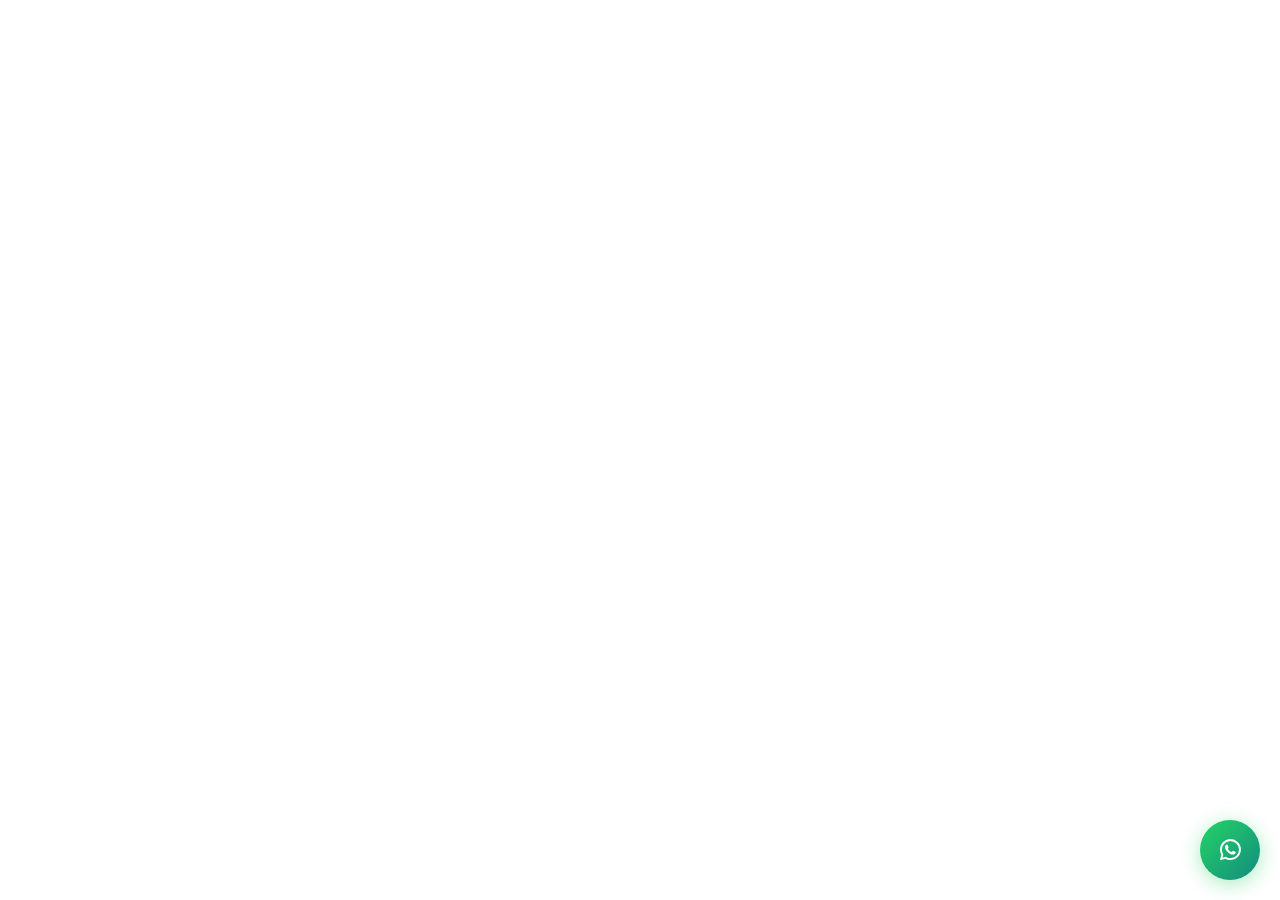
<file: media/chat-widget.html>
<!DOCTYPE html>
<html lang="pt-BR">
<head>
    <meta charset="UTF-8">
    <meta name="viewport" content="width=device-width, initial-scale=1.0">
    <title>Chat Widget - Nathiara Borges Advocacia</title>
    <link rel="stylesheet" href="https://cdnjs.cloudflare.com/ajax/libs/font-awesome/6.4.0/css/all.min.css">
    <style>
        /* Chat Widget Styles */
        .chat-widget {
            position: fixed;
            bottom: 20px;
            right: 20px;
            z-index: 1000;
            font-family: 'Inter', sans-serif;
        }

        .chat-toggle {
            width: 60px;
            height: 60px;
            background: linear-gradient(135deg, #25D366, #128C7E);
            border-radius: 50%;
            display: flex;
            align-items: center;
            justify-content: center;
            cursor: pointer;
            box-shadow: 0 4px 20px rgba(37, 211, 102, 0.4);
            transition: all 0.3s ease;
            border: none;
            color: white;
            font-size: 24px;
        }

        .chat-toggle:hover {
            transform: scale(1.1);
            box-shadow: 0 6px 25px rgba(37, 211, 102, 0.6);
        }

        .chat-toggle.pulse {
            animation: pulse 2s infinite;
        }

        @keyframes pulse {
            0% { transform: scale(1); }
            50% { transform: scale(1.05); }
            100% { transform: scale(1); }
        }

        .chat-container {
            position: absolute;
            bottom: 80px;
            right: 0;
            width: 350px;
            height: 500px;
            background: white;
            border-radius: 15px;
            box-shadow: 0 10px 30px rgba(0, 0, 0, 0.2);
            display: none;
            flex-direction: column;
            overflow: hidden;
        }

        .chat-container.active {
            display: flex;
            animation: slideUp 0.3s ease;
        }

        @keyframes slideUp {
            from {
                opacity: 0;
                transform: translateY(20px);
            }
            to {
                opacity: 1;
                transform: translateY(0);
            }
        }

        .chat-header {
            background: linear-gradient(135deg, #ad1700, #c41a00);
            color: white;
            padding: 15px;
            display: flex;
            align-items: center;
            gap: 10px;
        }

        .chat-avatar {
            width: 40px;
            height: 40px;
            border-radius: 50%;
            background: white;
            display: flex;
            align-items: center;
            justify-content: center;
            color: #ad1700;
            font-weight: bold;
        }

        .chat-info h4 {
            margin: 0;
            font-size: 16px;
        }

        .chat-info p {
            margin: 0;
            font-size: 12px;
            opacity: 0.9;
        }

        .chat-status {
            width: 8px;
            height: 8px;
            background: #25D366;
            border-radius: 50%;
            margin-left: auto;
        }

        .chat-messages {
            flex: 1;
            padding: 15px;
            overflow-y: auto;
            background: #f8f9fa;
        }

        .message {
            margin-bottom: 15px;
            display: flex;
            align-items: flex-start;
            gap: 10px;
        }

        .message.user {
            flex-direction: row-reverse;
        }

        .message-avatar {
            width: 30px;
            height: 30px;
            border-radius: 50%;
            background: #ad1700;
            display: flex;
            align-items: center;
            justify-content: center;
            color: white;
            font-size: 12px;
            font-weight: bold;
        }

        .message.user .message-avatar {
            background: #25D366;
        }

        .message-content {
            max-width: 70%;
            padding: 10px 15px;
            border-radius: 15px;
            font-size: 14px;
            line-height: 1.4;
        }

        .message.bot .message-content {
            background: white;
            color: #333;
            border: 1px solid #e9ecef;
        }

        .message.user .message-content {
            background: #25D366;
            color: white;
        }

        .message-time {
            font-size: 11px;
            color: #6c757d;
            margin-top: 5px;
        }

        .chat-input {
            padding: 15px;
            background: white;
            border-top: 1px solid #e9ecef;
            display: flex;
            gap: 10px;
            align-items: center;
        }

        .chat-input input {
            flex: 1;
            padding: 10px 15px;
            border: 1px solid #e9ecef;
            border-radius: 25px;
            outline: none;
            font-size: 14px;
        }

        .chat-input input:focus {
            border-color: #ad1700;
        }

        .send-button {
            width: 40px;
            height: 40px;
            background: #ad1700;
            border: none;
            border-radius: 50%;
            color: white;
            cursor: pointer;
            display: flex;
            align-items: center;
            justify-content: center;
            transition: background 0.3s ease;
        }

        .send-button:hover {
            background: #c41a00;
        }

        .quick-actions {
            padding: 10px 15px;
            background: #f8f9fa;
            border-top: 1px solid #e9ecef;
            display: flex;
            gap: 10px;
            flex-wrap: wrap;
        }

        .quick-action {
            padding: 8px 12px;
            background: white;
            border: 1px solid #e9ecef;
            border-radius: 20px;
            font-size: 12px;
            cursor: pointer;
            transition: all 0.3s ease;
        }

        .quick-action:hover {
            background: #ad1700;
            color: white;
            border-color: #ad1700;
        }

        .close-chat {
            background: none;
            border: none;
            color: white;
            font-size: 18px;
            cursor: pointer;
            margin-left: auto;
        }

        /* Mobile Responsive */
        @media (max-width: 768px) {
            .chat-container {
                width: calc(100vw - 40px);
                height: calc(100vh - 120px);
                bottom: 90px;
                right: 20px;
            }
        }
    </style>
</head>
<body>
    <!-- Chat Widget -->
    <div class="chat-widget">
        <button class="chat-toggle pulse" id="chatToggle">
            <i class="fab fa-whatsapp"></i>
        </button>
        
        <div class="chat-container" id="chatContainer">
            <div class="chat-header">
                <div class="chat-avatar">NB</div>
                <div class="chat-info">
                    <h4>Nathiara Borges</h4>
                    <p>Advocacia Especializada</p>
                </div>
                <div class="chat-status"></div>
                <button class="close-chat" id="closeChat">
                    <i class="fas fa-times"></i>
                </button>
            </div>
            
            <div class="chat-messages" id="chatMessages">
                <div class="message bot">
                    <div class="message-avatar">NB</div>
                    <div class="message-content">
                        Olá! 👋 Sou a Dra. Nathiara Borges. Como posso ajudá-lo hoje?
                        <div class="message-time">Agora</div>
                    </div>
                </div>
            </div>
            
            <div class="quick-actions">
                <div class="quick-action" data-message="Quero agendar uma consulta">📅 Agendar Consulta</div>
                <div class="quick-action" data-message="Preciso de informações sobre preços">💰 Preços</div>
                <div class="quick-action" data-message="Tenho uma dúvida jurídica">❓ Dúvida Jurídica</div>
                <div class="quick-action" data-message="Falar sobre Direito dos Autistas">🧩 Direito TEA</div>
            </div>
            
            <div class="chat-input">
                <input type="text" id="messageInput" placeholder="Digite sua mensagem...">
                <button class="send-button" id="sendButton">
                    <i class="fas fa-paper-plane"></i>
                </button>
            </div>
        </div>
    </div>

    <script>
        class ChatWidget {
            constructor() {
                this.isOpen = false;
                this.messages = [];
                this.init();
            }

            init() {
                this.bindEvents();
                this.loadMessages();
            }

            bindEvents() {
                const toggle = document.getElementById('chatToggle');
                const close = document.getElementById('closeChat');
                const sendBtn = document.getElementById('sendButton');
                const input = document.getElementById('messageInput');
                const quickActions = document.querySelectorAll('.quick-action');

                toggle.addEventListener('click', () => this.toggleChat());
                close.addEventListener('click', () => this.closeChat());
                sendBtn.addEventListener('click', () => this.sendMessage());
                
                input.addEventListener('keypress', (e) => {
                    if (e.key === 'Enter') {
                        this.sendMessage();
                    }
                });

                quickActions.forEach(action => {
                    action.addEventListener('click', () => {
                        const message = action.getAttribute('data-message');
                        this.sendQuickMessage(message);
                    });
                });
            }

            toggleChat() {
                this.isOpen = !this.isOpen;
                const container = document.getElementById('chatContainer');
                const toggle = document.getElementById('chatToggle');
                
                if (this.isOpen) {
                    container.classList.add('active');
                    toggle.classList.remove('pulse');
                    document.getElementById('messageInput').focus();
                } else {
                    container.classList.remove('active');
                }
            }

            closeChat() {
                this.isOpen = false;
                document.getElementById('chatContainer').classList.remove('active');
            }

            sendMessage() {
                const input = document.getElementById('messageInput');
                const message = input.value.trim();
                
                if (message) {
                    this.addMessage(message, 'user');
                    input.value = '';
                    this.handleBotResponse(message);
                }
            }

            sendQuickMessage(message) {
                this.addMessage(message, 'user');
                this.handleBotResponse(message);
            }

            addMessage(content, sender) {
                const messagesContainer = document.getElementById('chatMessages');
                const messageDiv = document.createElement('div');
                messageDiv.className = `message ${sender}`;
                
                const avatar = sender === 'user' ? 'Você' : 'NB';
                const time = new Date().toLocaleTimeString('pt-BR', { 
                    hour: '2-digit', 
                    minute: '2-digit' 
                });

                messageDiv.innerHTML = `
                    <div class="message-avatar">${avatar}</div>
                    <div class="message-content">
                        ${content}
                        <div class="message-time">${time}</div>
                    </div>
                `;

                messagesContainer.appendChild(messageDiv);
                messagesContainer.scrollTop = messagesContainer.scrollHeight;
                
                this.messages.push({ content, sender, time });
            }

            handleBotResponse(userMessage) {
                // Simular delay de resposta
                setTimeout(() => {
                    const response = this.getBotResponse(userMessage.toLowerCase());
                    this.addMessage(response, 'bot');
                }, 1000);
            }

            getBotResponse(message) {
                const responses = {
                    'agendar': 'Perfeito! Para agendar uma consulta, você pode:\n\n📞 Ligar: (49) 99900-1230\n📱 WhatsApp: https://wa.me/5549999001230\n📧 Email: nathiara.borges@gmail.com\n\nOu preencher nosso formulário de agendamento online. Qual prefere?',
                    
                    'preço': 'Nossos honorários variam conforme o tipo de serviço:\n\n• Consulta inicial: R$ 200\n• Direito Civil: A partir de R$ 500\n• Direito Penal: A partir de R$ 800\n• Direito TEA: A partir de R$ 400\n\n💡 Oferecemos consulta gratuita para casos de Direito dos Autistas!',
                    
                    'dúvida': 'Estou aqui para esclarecer suas dúvidas jurídicas! 🧑‍⚖️\n\nPode me contar mais detalhes sobre sua situação? Quanto mais informações você fornecer, melhor poderei orientá-lo.',
                    
                    'autista': 'Excelente! Sou especializada em Direito dos Autistas (TEA). 🧩\n\nPosso ajudar com:\n• Direitos educacionais\n• Benefícios sociais\n• Inclusão no mercado de trabalho\n• Direitos à saúde\n\nTem alguma situação específica que gostaria de discutir?',
                    
                    'default': 'Obrigada pelo contato! 😊\n\nPara um atendimento mais Humanizado, recomendo:\n\n1️⃣ Agendar uma consulta\n2️⃣ Enviar detalhes por WhatsApp\n3️⃣ Preencher nosso formulário online\n\nComo posso ajudá-lo melhor?'
                };

                for (const [key, response] of Object.entries(responses)) {
                    if (message.includes(key)) {
                        return response;
                    }
                }

                return responses.default;
            }

            loadMessages() {
                // Carregar mensagens salvas (opcional)
                const saved = localStorage.getItem('chatMessages');
                if (saved) {
                    this.messages = JSON.parse(saved);
                }
            }

            saveMessages() {
                localStorage.setItem('chatMessages', JSON.stringify(this.messages));
            }
        }

        // Inicializar chat quando a página carregar
        document.addEventListener('DOMContentLoaded', () => {
            new ChatWidget();
        });

        // Auto-abrir chat após 10 segundos (opcional)
        setTimeout(() => {
            const toggle = document.getElementById('chatToggle');
            if (toggle && !document.getElementById('chatContainer').classList.contains('active')) {
                toggle.click();
            }
        }, 10000);
    </script>
</body>
</html>
</file>
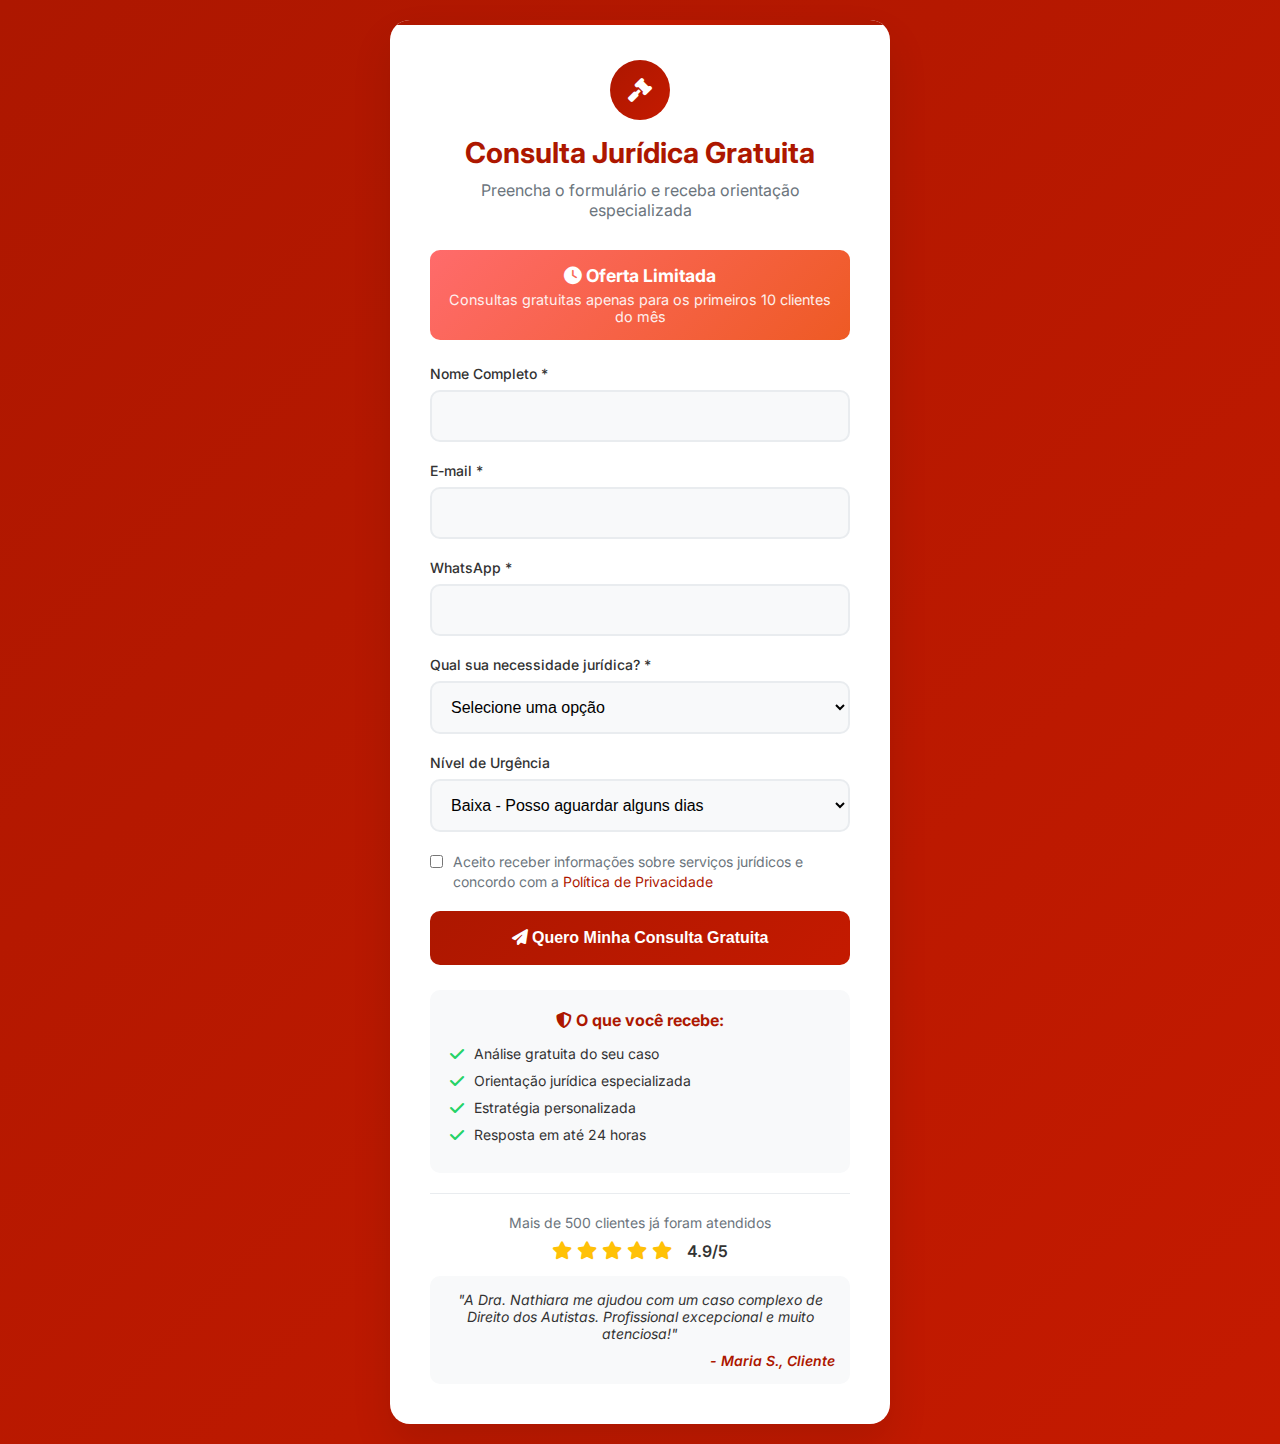
<file: media/lead-capture.html>
<!DOCTYPE html>
<html lang="pt-BR">
<head>
    <meta charset="UTF-8">
    <meta name="viewport" content="width=device-width, initial-scale=1.0">
    <title>Captura de Leads - Nathiara Borges Advocacia</title>
    <link rel="stylesheet" href="https://cdnjs.cloudflare.com/ajax/libs/font-awesome/6.4.0/css/all.min.css">
    <link href="https://fonts.googleapis.com/css2?family=Inter:wght@300;400;500;600;700&display=swap" rel="stylesheet">
    <style>
        * {
            margin: 0;
            padding: 0;
            box-sizing: border-box;
        }

        body {
            font-family: 'Inter', sans-serif;
            background: linear-gradient(135deg, #ad1700 0%, #c41a00 100%);
            min-height: 100vh;
            display: flex;
            align-items: center;
            justify-content: center;
            padding: 20px;
        }

        .lead-capture-container {
            background: white;
            border-radius: 20px;
            padding: 40px;
            max-width: 500px;
            width: 100%;
            box-shadow: 0 20px 40px rgba(0, 0, 0, 0.1);
            position: relative;
            overflow: hidden;
        }

        .lead-capture-container::before {
            content: '';
            position: absolute;
            top: 0;
            left: 0;
            right: 0;
            height: 5px;
            background: linear-gradient(90deg, #ad1700, #c41a00, #ad1700);
        }

        .header {
            text-align: center;
            margin-bottom: 30px;
        }

        .header .icon {
            width: 60px;
            height: 60px;
            background: linear-gradient(135deg, #ad1700, #c41a00);
            border-radius: 50%;
            display: flex;
            align-items: center;
            justify-content: center;
            margin: 0 auto 15px;
            color: white;
            font-size: 24px;
        }

        .header h1 {
            color: #ad1700;
            font-size: 1.8rem;
            margin-bottom: 10px;
        }

        .header p {
            color: #6c757d;
            font-size: 1rem;
        }

        .urgency-banner {
            background: linear-gradient(135deg, #ff6b6b, #ee5a24);
            color: white;
            padding: 15px;
            border-radius: 10px;
            margin-bottom: 25px;
            text-align: center;
            animation: pulse 2s infinite;
        }

        @keyframes pulse {
            0% { transform: scale(1); }
            50% { transform: scale(1.02); }
            100% { transform: scale(1); }
        }

        .urgency-banner h3 {
            margin-bottom: 5px;
            font-size: 1.1rem;
        }

        .urgency-banner p {
            font-size: 0.9rem;
            opacity: 0.9;
        }

        .form-group {
            margin-bottom: 20px;
        }

        .form-label {
            display: block;
            margin-bottom: 8px;
            color: #333;
            font-weight: 500;
            font-size: 14px;
        }

        .form-input, .form-select {
            width: 100%;
            padding: 15px;
            border: 2px solid #e9ecef;
            border-radius: 10px;
            font-size: 16px;
            transition: all 0.3s ease;
            background: #f8f9fa;
        }

        .form-input:focus, .form-select:focus {
            outline: none;
            border-color: #ad1700;
            background: white;
            box-shadow: 0 0 0 3px rgba(173, 23, 0, 0.1);
        }

        .form-input.error {
            border-color: #dc3545;
            background: #fff5f5;
        }

        .error-message {
            color: #dc3545;
            font-size: 12px;
            margin-top: 5px;
            display: none;
        }

        .checkbox-group {
            display: flex;
            align-items: flex-start;
            gap: 10px;
            margin-bottom: 20px;
        }

        .checkbox-group input[type="checkbox"] {
            margin-top: 3px;
        }

        .checkbox-group label {
            font-size: 14px;
            color: #6c757d;
            line-height: 1.4;
        }

        .checkbox-group a {
            color: #ad1700;
            text-decoration: none;
        }

        .checkbox-group a:hover {
            text-decoration: underline;
        }

        .submit-btn {
            width: 100%;
            padding: 18px;
            background: linear-gradient(135deg, #ad1700, #c41a00);
            color: white;
            border: none;
            border-radius: 10px;
            font-size: 16px;
            font-weight: 600;
            cursor: pointer;
            transition: all 0.3s ease;
            display: flex;
            align-items: center;
            justify-content: center;
            gap: 10px;
            position: relative;
            overflow: hidden;
        }

        .submit-btn:hover {
            transform: translateY(-2px);
            box-shadow: 0 10px 25px rgba(173, 23, 0, 0.3);
        }

        .submit-btn:disabled {
            background: #ccc;
            cursor: not-allowed;
            transform: none;
            box-shadow: none;
        }

        .submit-btn .loading {
            display: none;
        }

        .submit-btn.loading .loading {
            display: inline-block;
        }

        .submit-btn.loading .text {
            display: none;
        }

        .benefits {
            background: #f8f9fa;
            border-radius: 10px;
            padding: 20px;
            margin-top: 25px;
        }

        .benefits h4 {
            color: #ad1700;
            margin-bottom: 15px;
            text-align: center;
        }

        .benefit-item {
            display: flex;
            align-items: center;
            gap: 10px;
            margin-bottom: 10px;
            font-size: 14px;
            color: #333;
        }

        .benefit-item i {
            color: #25D366;
            font-size: 16px;
        }

        .social-proof {
            text-align: center;
            margin-top: 20px;
            padding-top: 20px;
            border-top: 1px solid #e9ecef;
        }

        .social-proof p {
            color: #6c757d;
            font-size: 14px;
            margin-bottom: 10px;
        }

        .rating {
            display: flex;
            align-items: center;
            justify-content: center;
            gap: 5px;
            margin-bottom: 10px;
        }

        .star {
            color: #ffc107;
            font-size: 18px;
        }

        .testimonial {
            background: #f8f9fa;
            padding: 15px;
            border-radius: 10px;
            margin-top: 15px;
            font-style: italic;
            color: #333;
            font-size: 14px;
        }

        .testimonial-author {
            text-align: right;
            margin-top: 10px;
            font-weight: 600;
            color: #ad1700;
        }

        .success-message {
            display: none;
            text-align: center;
            padding: 20px;
        }

        .success-message.active {
            display: block;
        }

        .success-icon {
            width: 80px;
            height: 80px;
            background: #25D366;
            border-radius: 50%;
            display: flex;
            align-items: center;
            justify-content: center;
            margin: 0 auto 20px;
            color: white;
            font-size: 32px;
        }

        .success-message h2 {
            color: #ad1700;
            margin-bottom: 10px;
        }

        .success-message p {
            color: #6c757d;
            margin-bottom: 20px;
        }

        .whatsapp-btn {
            background: #25D366;
            color: white;
            padding: 15px 30px;
            border: none;
            border-radius: 10px;
            font-size: 16px;
            font-weight: 600;
            cursor: pointer;
            text-decoration: none;
            display: inline-flex;
            align-items: center;
            gap: 10px;
            transition: all 0.3s ease;
        }

        .whatsapp-btn:hover {
            background: #128C7E;
            transform: translateY(-2px);
        }

        @media (max-width: 768px) {
            .lead-capture-container {
                padding: 30px 20px;
            }

            .header h1 {
                font-size: 1.5rem;
            }
        }
    </style>
</head>
<body>
    <div class="lead-capture-container">
        <div class="header">
            <div class="icon">
                <i class="fas fa-gavel"></i>
            </div>
            <h1>Consulta Jurídica Gratuita</h1>
            <p>Preencha o formulário e receba orientação especializada</p>
        </div>

        <div class="urgency-banner">
            <h3><i class="fas fa-clock"></i> Oferta Limitada</h3>
            <p>Consultas gratuitas apenas para os primeiros 10 clientes do mês</p>
        </div>

        <form id="leadForm" class="lead-form">
            <div class="form-group">
                <label class="form-label" for="nome">Nome Completo *</label>
                <input type="text" id="nome" name="nome" class="form-input" required>
                <div class="error-message" id="nomeError">Por favor, digite seu nome completo</div>
            </div>

            <div class="form-group">
                <label class="form-label" for="email">E-mail *</label>
                <input type="email" id="email" name="email" class="form-input" required>
                <div class="error-message" id="emailError">Por favor, digite um e-mail válido</div>
            </div>

            <div class="form-group">
                <label class="form-label" for="telefone">WhatsApp *</label>
                <input type="tel" id="telefone" name="telefone" class="form-input" required>
                <div class="error-message" id="telefoneError">Por favor, digite seu WhatsApp</div>
            </div>

            <div class="form-group">
                <label class="form-label" for="assunto">Qual sua necessidade jurídica? *</label>
                <select id="assunto" name="assunto" class="form-select" required>
                    <option value="">Selecione uma opção</option>
                    <option value="direito-civil">Direito Civil</option>
                    <option value="direito-penal">Direito Penal</option>
                    <option value="direito-familia">Direito de Família</option>
                    <option value="direito-tea">Direito dos Autistas (TEA)</option>
                    <option value="duvida-geral">Dúvida Geral</option>
                </select>
                <div class="error-message" id="assuntoError">Por favor, selecione uma opção</div>
            </div>

            <div class="form-group">
                <label class="form-label" for="urgencia">Nível de Urgência</label>
                <select id="urgencia" name="urgencia" class="form-select">
                    <option value="baixa">Baixa - Posso aguardar alguns dias</option>
                    <option value="media">Média - Preciso de orientação em breve</option>
                    <option value="alta">Alta - Situação urgente</option>
                </select>
            </div>

            <div class="checkbox-group">
                <input type="checkbox" id="aceito" name="aceito" required>
                <label for="aceito">
                    Aceito receber informações sobre serviços jurídicos e concordo com a 
                    <a href="#" target="_blank">Política de Privacidade</a>
                </label>
            </div>

            <button type="submit" class="submit-btn" id="submitBtn">
                <div class="loading">
                    <i class="fas fa-spinner fa-spin"></i>
                    Enviando...
                </div>
                <div class="text">
                    <i class="fas fa-paper-plane"></i>
                    Quero Minha Consulta Gratuita
                </div>
            </button>
        </form>

        <div class="benefits">
            <h4><i class="fas fa-shield-alt"></i> O que você recebe:</h4>
            <div class="benefit-item">
                <i class="fas fa-check"></i>
                <span>Análise gratuita do seu caso</span>
            </div>
            <div class="benefit-item">
                <i class="fas fa-check"></i>
                <span>Orientação jurídica especializada</span>
            </div>
            <div class="benefit-item">
                <i class="fas fa-check"></i>
                <span>Estratégia personalizada</span>
            </div>
            <div class="benefit-item">
                <i class="fas fa-check"></i>
                <span>Resposta em até 24 horas</span>
            </div>
        </div>

        <div class="social-proof">
            <p>Mais de 500 clientes já foram atendidos</p>
            <div class="rating">
                <i class="fas fa-star star"></i>
                <i class="fas fa-star star"></i>
                <i class="fas fa-star star"></i>
                <i class="fas fa-star star"></i>
                <i class="fas fa-star star"></i>
                <span style="margin-left: 10px; color: #333; font-weight: 600;">4.9/5</span>
            </div>
            
            <div class="testimonial">
                "A Dra. Nathiara me ajudou com um caso complexo de Direito dos Autistas. 
                Profissional excepcional e muito atenciosa!"
                <div class="testimonial-author">- Maria S., Cliente</div>
            </div>
        </div>

        <div class="success-message" id="successMessage">
            <div class="success-icon">
                <i class="fas fa-check"></i>
            </div>
            <h2>Sucesso!</h2>
            <p>Sua solicitação foi enviada com sucesso. Você receberá uma resposta em até 24 horas.</p>
            <a href="https://wa.me/5549999001230" class="whatsapp-btn" target="_blank">
                <i class="fab fa-whatsapp"></i>
                Falar no WhatsApp Agora
            </a>
        </div>
    </div>

    <script>
        class LeadCapture {
            constructor() {
                this.init();
            }

            init() {
                this.bindEvents();
                this.setupPhoneMask();
            }

            bindEvents() {
                const form = document.getElementById('leadForm');
                form.addEventListener('submit', (e) => this.handleSubmit(e));

                // Validação em tempo real
                const inputs = form.querySelectorAll('input, select');
                inputs.forEach(input => {
                    input.addEventListener('blur', () => this.validateField(input));
                    input.addEventListener('input', () => this.clearError(input));
                });
            }

            setupPhoneMask() {
                const phoneInput = document.getElementById('telefone');
                phoneInput.addEventListener('input', (e) => {
                    let value = e.target.value.replace(/\D/g, '');
                    if (value.length <= 11) {
                        value = value.replace(/(\d{2})(\d{5})(\d{4})/, '($1) $2-$3');
                        if (value.length < 14) {
                            value = value.replace(/(\d{2})(\d{4})(\d{4})/, '($1) $2-$3');
                        }
                    }
                    e.target.value = value;
                });
            }

            validateField(field) {
                const value = field.value.trim();
                const fieldName = field.name;
                let isValid = true;
                let errorMessage = '';

                switch (fieldName) {
                    case 'nome':
                        if (value.length < 2) {
                            isValid = false;
                            errorMessage = 'Nome deve ter pelo menos 2 caracteres';
                        }
                        break;
                    case 'email':
                        const emailRegex = /^[^\s@]+@[^\s@]+\.[^\s@]+$/;
                        if (!emailRegex.test(value)) {
                            isValid = false;
                            errorMessage = 'Digite um e-mail válido';
                        }
                        break;
                    case 'telefone':
                        if (value.length < 14) {
                            isValid = false;
                            errorMessage = 'Digite um telefone válido';
                        }
                        break;
                    case 'assunto':
                        if (!value) {
                            isValid = false;
                            errorMessage = 'Selecione uma opção';
                        }
                        break;
                }

                this.showFieldError(field, isValid, errorMessage);
                return isValid;
            }

            showFieldError(field, isValid, message) {
                const errorElement = document.getElementById(field.name + 'Error');
                
                if (isValid) {
                    field.classList.remove('error');
                    errorElement.style.display = 'none';
                } else {
                    field.classList.add('error');
                    errorElement.textContent = message;
                    errorElement.style.display = 'block';
                }
            }

            clearError(field) {
                field.classList.remove('error');
                const errorElement = document.getElementById(field.name + 'Error');
                errorElement.style.display = 'none';
            }

            async handleSubmit(e) {
                e.preventDefault();

                const form = e.target;
                const formData = new FormData(form);
                
                // Validar todos os campos
                const inputs = form.querySelectorAll('input[required], select[required]');
                let isFormValid = true;

                inputs.forEach(input => {
                    if (!this.validateField(input)) {
                        isFormValid = false;
                    }
                });

                // Verificar checkbox
                const checkbox = document.getElementById('aceito');
                if (!checkbox.checked) {
                    alert('Por favor, aceite os termos de uso');
                    isFormValid = false;
                }

                if (!isFormValid) {
                    return;
                }

                // Mostrar loading
                const submitBtn = document.getElementById('submitBtn');
                submitBtn.classList.add('loading');
                submitBtn.disabled = true;

                try {
                    // Simular envio (substituir por API real)
                    await this.sendLead(formData);
                    this.showSuccess();
                } catch (error) {
                    alert('Erro ao enviar formulário. Tente novamente.');
                } finally {
                    submitBtn.classList.remove('loading');
                    submitBtn.disabled = false;
                }
            }

            async sendLead(formData) {
                // Simular delay de rede
                await new Promise(resolve => setTimeout(resolve, 2000));

                const data = {
                    nome: formData.get('nome'),
                    email: formData.get('email'),
                    telefone: formData.get('telefone'),
                    assunto: formData.get('assunto'),
                    urgencia: formData.get('urgencia'),
                    timestamp: new Date().toISOString(),
                    source: 'lead-capture-form'
                };

                // Salvar no localStorage (temporário)
                const leads = JSON.parse(localStorage.getItem('leads') || '[]');
                leads.push(data);
                localStorage.setItem('leads', JSON.stringify(leads));

                // Enviar para WhatsApp
                const message = this.formatWhatsAppMessage(data);
                const whatsappUrl = `https://wa.me/5549999001230?text=${encodeURIComponent(message)}`;
                
                // Aqui você integraria com sua API real
                console.log('Lead capturado:', data);
            }

            formatWhatsAppMessage(data) {
                return `🆕 *NOVO LEAD CAPTURADO*

👤 *Nome:* ${data.nome}
📧 *Email:* ${data.email}
📱 *WhatsApp:* ${data.telefone}
⚖️ *Assunto:* ${data.assunto}
🚨 *Urgência:* ${data.urgencia}
📅 *Data:* ${new Date().toLocaleString('pt-BR')}

---
*Lead capturado através do formulário do site*`;
            }

            showSuccess() {
                document.querySelector('.lead-form').style.display = 'none';
                document.getElementById('successMessage').classList.add('active');
                
                // Scroll para o topo
                window.scrollTo({ top: 0, behavior: 'smooth' });
            }
        }

        // Inicializar quando a página carregar
        document.addEventListener('DOMContentLoaded', () => {
            new LeadCapture();
        });

        // Analytics (exemplo)
        function trackEvent(eventName, properties = {}) {
            // Integrar com Google Analytics, Facebook Pixel, etc.
            console.log('Event tracked:', eventName, properties);
        }

        // Rastrear visualização da página
        trackEvent('lead_capture_page_viewed');
    </script>
</body>
</html>
</file>
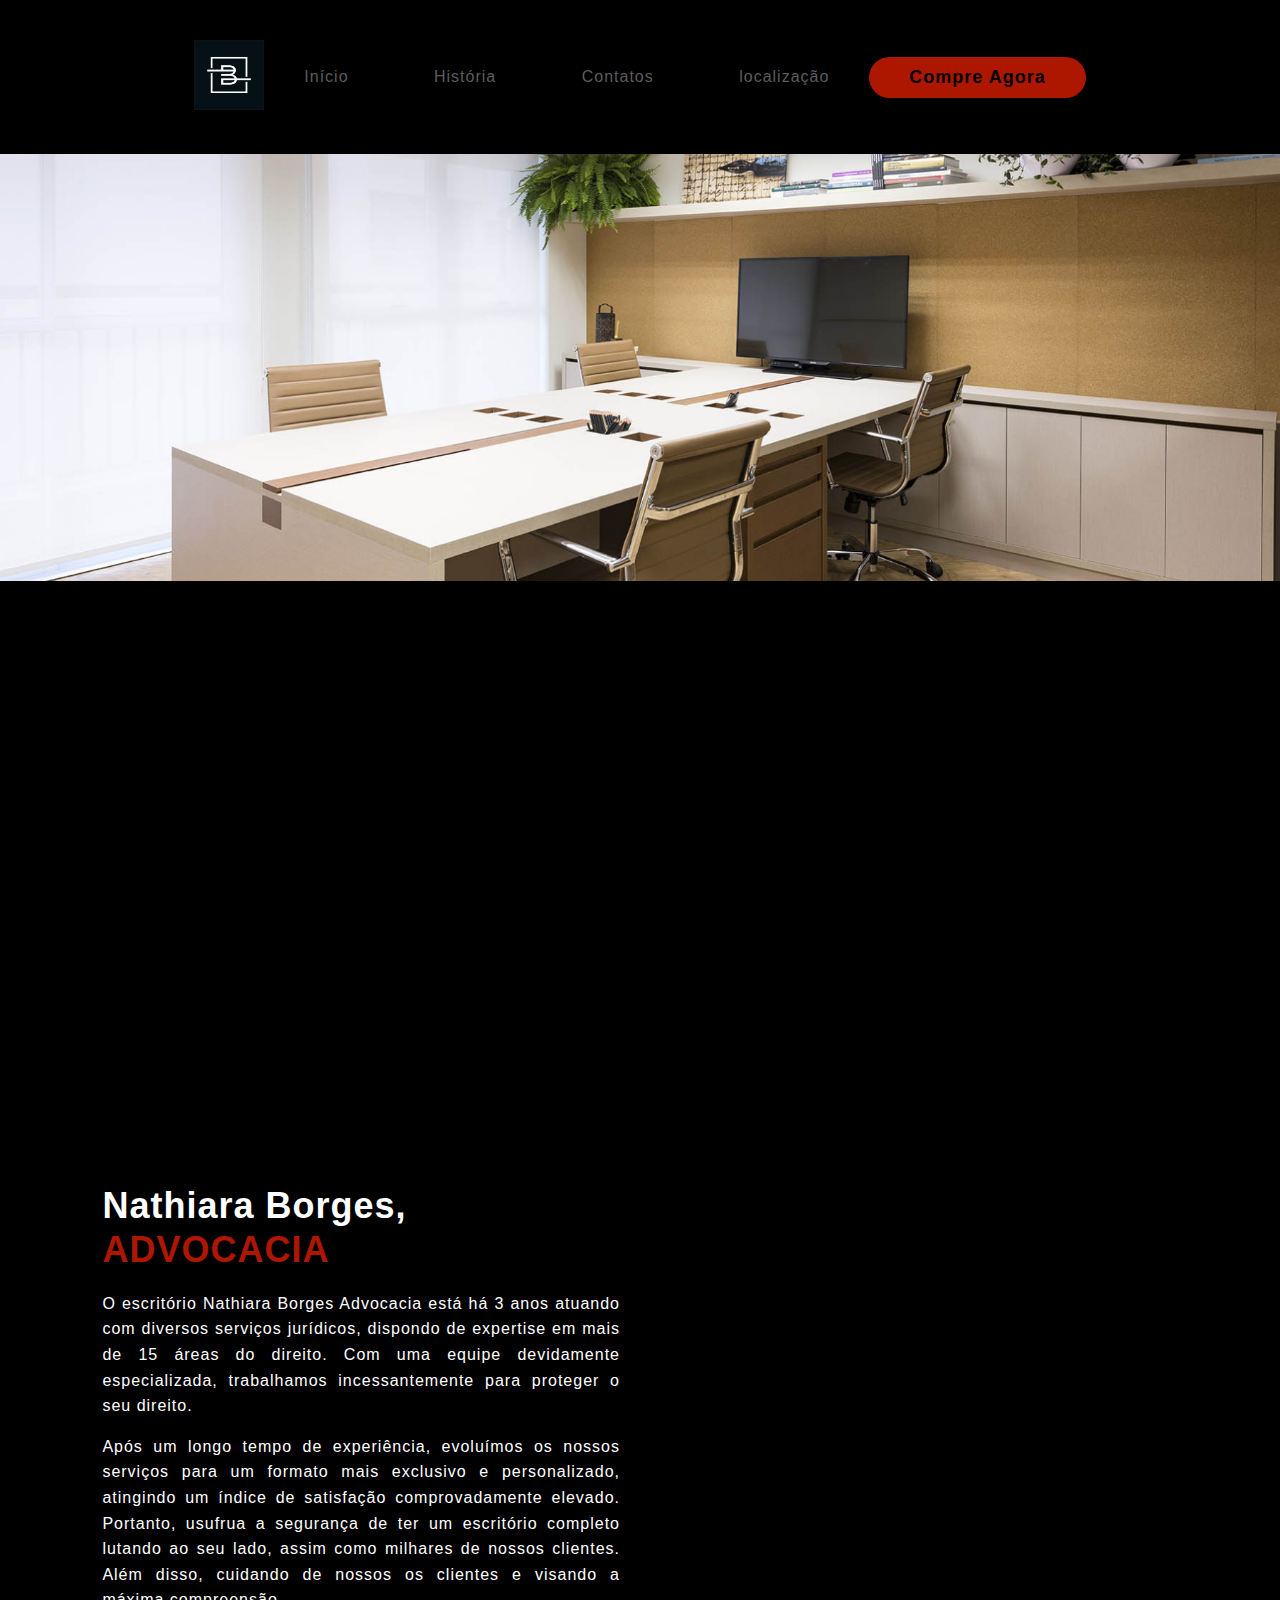
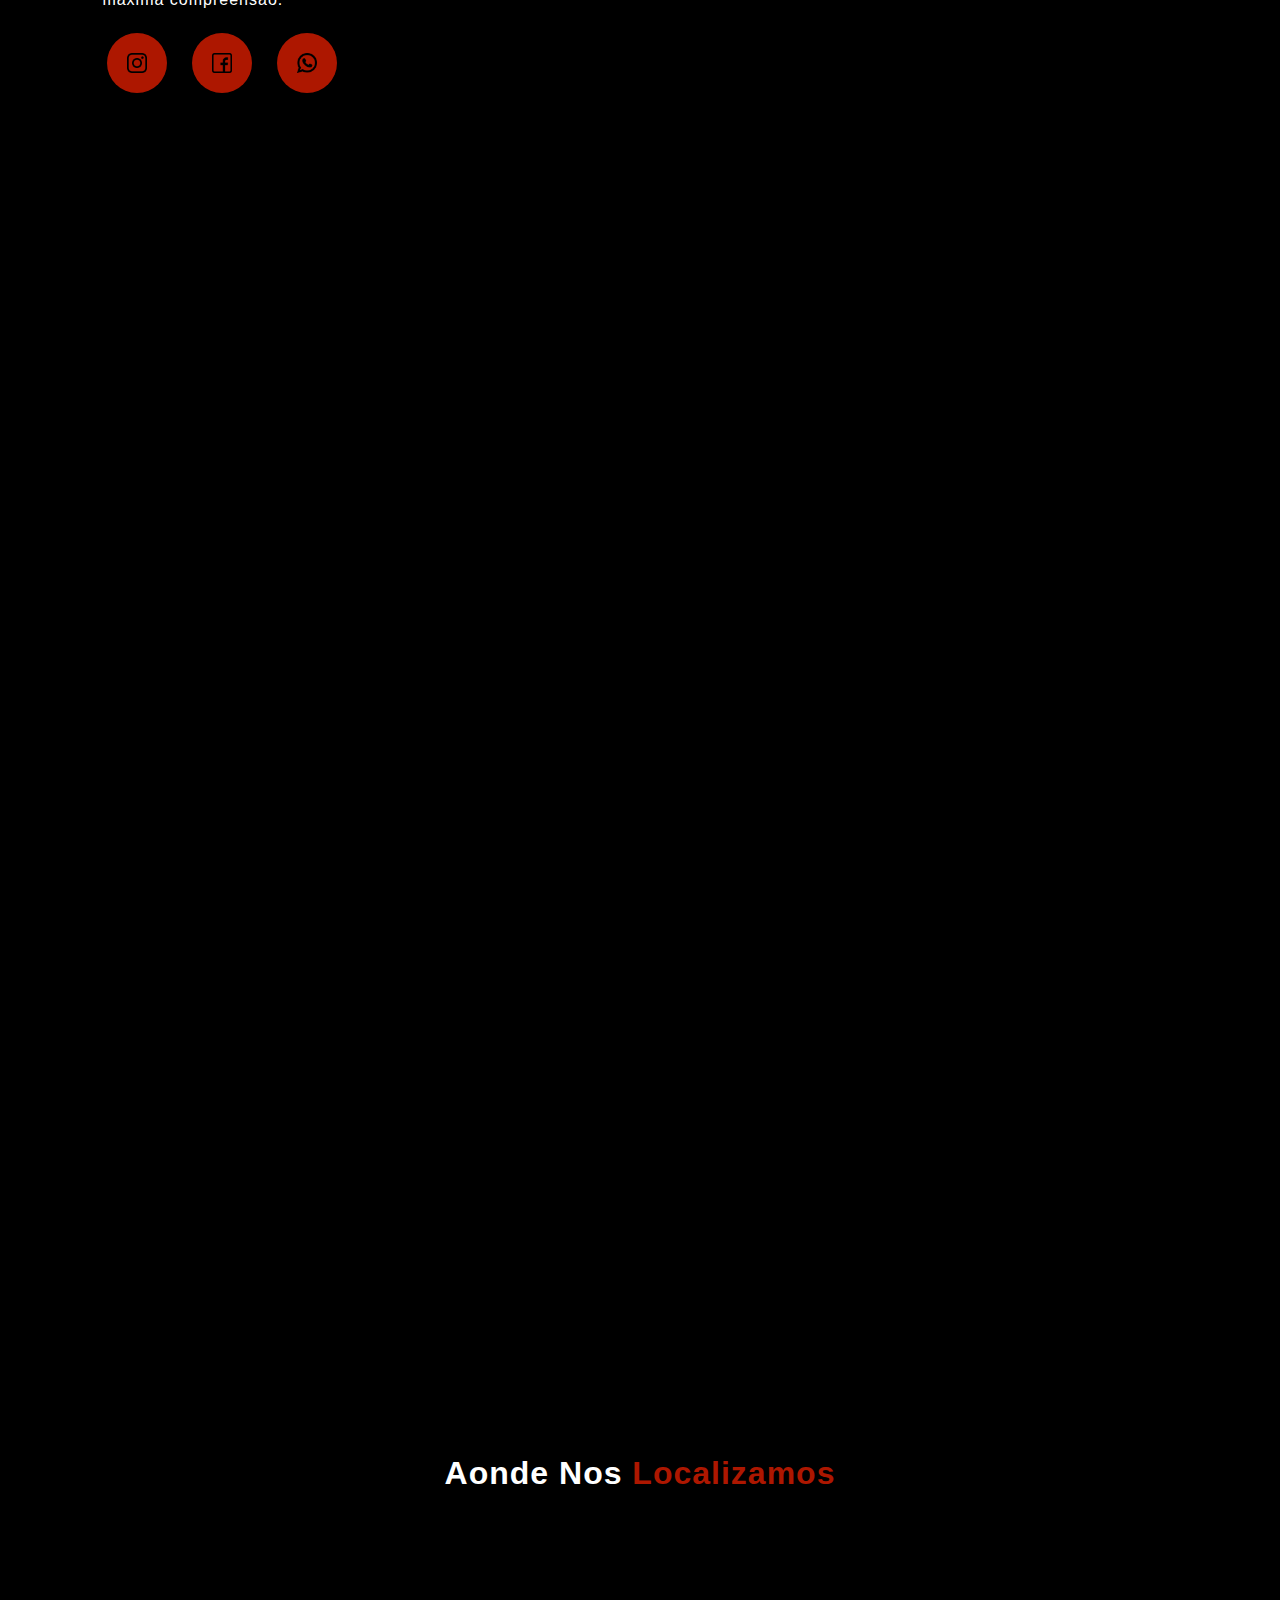
<file: media/media.html>
<!DOCTYPE html>
<html lang="en">
<head>
    <meta charset="UTF-8">
    <meta name="viewport" content="width=device-width, initial-scale=1.0">
    <title>Media</title>
    <link rel="stylesheet" href="media.css">
</head>
<body>
    <header>
        <div class="interface hidden">
            <div class="logo">
                <a href="#">
                    <img src="/imagens/Imagem do WhatsApp de 2024-06-02 à(s) 14.23.36_62e6d080.jpg" alt="Logo da empresa" height="70">
                </a>
            </div><!--logo-->
            <nav class="menu-desktop">
                <ul>
                    <li><a href="#">Início</a></li>
                    <li><a href="#">História</a></li>
                    <li><a href="#">Contatos</a></li>
                    <li><a href="#">localização</a></li>
                </ul>
            </nav>
            <div class="Btn-contato">
                <a href="#"><button>Compre Agora</button></a>
            </div>
        </div><!--interface-->
    </header>
    <section class="slider hidden">
        <div class="slider-content">
            
            <input type="radio" name="btn-radio" id="radio1">
            <input type="radio" name="btn-radio" id="radio2">
            <input type="radio" name="btn-radio" id="radio3">
            <input type="radio" name="btn-radio" id="radio4">

            <div class="slide-box primeiro">
                <img class="img-desktop" src="imagens/1desk.png" alt="slide 1">
                <img class="img-mobile" src="imagens/4mob (1).png" alt="slide 1">
            </div>

            <div class="slide-box">
                <img class="img-desktop" src="imagens/2desk.png" alt="slide 2">
                <img class="img-mobile" src="imagens/4mob (2).png" alt="slide 2">
            </div>

            <div class="slide-box">
                <img class="img-desktop" src="imagens/3desk.png" alt="slide 3">
                <img class="img-mobile" src="imagens/4mob (3).png" alt="slide 3">
            </div>

            <div class="slide-box">
                <img class="img-desktop" src="imagens/4desk.png" alt="slide 4">
                <img class="img-mobile" src="imagens/4mob (4).png" alt="slide 4">
            </div>

            <div class="nav-auto">
                <div class="auto-btn1"></div>
                <div class="auto-btn2"></div>
                <div class="auto-btn3"></div>
                <div class="auto-btn4"></div>
            </div>

            <div class="nav-manual">
                <label for="radio1" class="manual-btn"></label>
                <label for="radio2" class="manual-btn"></label>
                <label for="radio3" class="manual-btn"></label>
                <label for="radio4" class="manual-btn"></label>
            </div>

    </section>  
    <br><br><br><br><br><br></h2><br><br><br><br><br></h2><br><br><br><br></h2><br><br><br><br>
   
    <div class="titulo hidden"><h2>Nossa <span>História</span></h2></div>
    <section class="sobre" id="sobre">
        <div class="interface">
            <div class="flex">
                <div class="txt-sobre">
                    <h2>Nathiara Borges, <span>ADVOCACIA</span></h2>
                    <p>
                        O escritório Nathiara Borges Advocacia está há 3 anos atuando com diversos serviços jurídicos, dispondo de expertise em mais de 15 áreas do direito. Com uma equipe devidamente especializada, trabalhamos incessantemente para proteger o seu direito.
                        </p>
                    <p>Após um longo tempo de experiência, evoluímos os nossos serviços para um formato mais exclusivo e personalizado, atingindo um índice de satisfação comprovadamente elevado. Portanto, usufrua a segurança de ter um escritório completo lutando ao seu lado, assim como milhares de nossos clientes.
                        Além disso, cuidando de nossos os clientes e visando a máxima compreensão.</p>
                    <div class="btn-social">
                        <a href="https://www.instagram.com/nathiaraborges/" target="_blank"><button> <img src="imagens/instagram.png" alt="Instagram" height="20"></button></a>
                        <a href="https://www.facebook.com/nathiaraborges/" target="_blank"><button><img src="imagens/facebook.png" alt="Facebook" height="20"></button></a>
                        <a href="https://contate.me/advnathiaraborges" target="_blank"><button><img src="imagens/whatsapp.png" alt="WhatsApp" height="20"></button></a>
                    </div>
                </div>
                <div class="img-sobre hidden">
                    <img src="imagens/Foto 2 sobre.jpg" alt="Foto de Nathiara Borges">
                </div>
            </div>
        </div>
    </section>
    
    <br><br><br><br><br><br><br><br><br><br>
    <div class="titulo hidden">  
        <h2>MEIOS DE <span>CONTATOS</span></h2>
    </div>
    <br><br><br><br>
    <section class="contato hidden">
        <div class="fale-conosco">
          <h2>FALE <span>COMIGO.</span></h2>
          <p>
            Nosso Escritório de Advocacia atende toda  a região Sul do país, priorizando a eficiência
            no atendimento, onde o principal foco é obter as soluções jurídicas necessárias. Fique
            à vontade para entrar em contato e conhecer todos os diferenciais que fazem do
            nosso trabalho ser o destaque em nossa área de atuação.
          </p>
          <br>
          <a href="tel:+5549999001230" class="telefone hidden">
            <div class="telefone-botao">
                <img src="imagens/telefone.png" alt="Ícone Telefone" height="24">
                <span>(49) 99900-1230</span>
            </div>
        </a>
        <br><br>
          <p>ACOMPANHE NAS REDES SOCIAIS!</p>
          <div class="btn-social hidden">
            <a href="https://www.instagram.com/nathiaraborges/" target="_blank"><button> <img src="imagens/instagram.png" alt="" height="20"></button></a>
            <a href="https://www.facebook.com/nathiaraborges/" target="_blank"><button><img src="imagens/facebook.png" alt="" height="20"></button></a>
            <a href="https://contate.me/advnathiaraborges" target="_blank"><button><img src="imagens/whatsapp.png" alt="" height="20"></button></a>
          </div><!--btn social-->

        </div>
        <div class="formulario-contato hidden">
            <form id="formContato">
                <h2>ENVIE UMA <span>MENSAGEM</span></h2>
                <br>
                <input type="text" name="nome" id="nome" placeholder="Seu nome completo:" required>
                <input type="email" name="email" id="email" placeholder="Seu E-mail (para resposta):" required>
                <input type="text" name="celular" id="celular" placeholder="Seu celular:" required>
                <textarea name="mensagem" id="mensagem" placeholder="Sua mensagem" required></textarea>
                <div class="btn-enviar">
                    <input type="submit" value="ENVIAR">
                </div>
            </form>
        </div>
      </section>
      <br><br><br><br><br><br><br><br><br><br><br><br><br><br><br>
      <div class="titulo"><h2>Aonde Nos <span>Localizamos</span></h2></div>
      <br><br>
      <section class="localizacao hidden">
        <div class="box"> 
            <h2>Escritório</h2>
            <BR>

            <p>SC-355, 1411 - Santa Tereza, Videira - SC, 89560-300</p>
            <p>Referência em atendimento jurídico especializado. Oferecemos soluções personalizadas nas áreas de Direito Civil, 
                Direito Penal, Direito de Família e defesa dos direitos de pessoas com Transtorno do Espectro Autista.
                Com compromisso, ética e excelência, buscamos proteger os interesses de nossos clientes e
                proporcionar a melhor orientação jurídica possível. 
                Estamos prontos para atender você com profissionalismo e dedicação.</p>
        </div>
        <iframe src="https://www.google.com/maps/embed?pb=!1m18!1m12!1m3!1d3554.7692290400387!2d-51.140255599999996!3d-27.005848899999997!2m3!1f0!2f0!3f0!3m2!1i1024!2i768!4f13.1!3m3!1m2!1s0x94e14fcc97b6fdf3%3A0x77184063c015ee35!2sDra.%20Nathiara%20Borges!5e0!3m2!1spt-BR!2sbr!4v1736381764475!5m2!1spt-BR!2sbr"  allowfullscreen="" loading="lazy" referrerpolicy="no-referrer-when-downgrade"></iframe>
        

        </div>
    </section>
    <main></main>
    
    <footer class="hidden hidden">
        <div id="footer_content">
          <div id="footer_contacts ">
            <h1> <img src="imagens/BS (500 x 200 px).png" alt="BSTECH" width="150" height="60"class="logo-image"></h1>
            <p>Where technology meets innovative <br>
              solutions to mediate your business!</p>
    
          </div>
    
          <ul class="footer-list hidden">
            <li>
              <h3>João Vitor</h3>
            </li>
            <li>
              <a href="https://github.com/DEVBORGES1" class="footer-link" target="_blank">GitHub</a>
            </li>
            <li>
              <a href="https://www.instagram.com/itsjvborges/" class="footer-link" target="_blank">Instagram</a>
            </li>
            <li>
              <a href="https://www.linkedin.com/in/joão-vitor-53875a1a1/" class="footer-link" target="_blank">LinkedIn</a>
            </li>
          </ul>
    
          <ul class="footer-list">
            <li>
              <h3>Pedro Dias</h3>
            </li>
            <li>
              <a href="https://github.com/Devpdias" class="footer-link" target="_blank">GitHub</a>
            </li>
            <li>
              <a href="https://www.instagram.com/pedro.hndias/" class="footer-link" target="_blank">Instagram</a>
            </li>
            <li>
              <a href="https://www.linkedin.com/in/pedro-henrique-7b54162a4/" class="footer-link"
                target="_blank">LinkedIn</a>
            </li>
          </ul>
    
          <div id="footer_subscribe">
            <h3>Are you interested?</h3>
    
            <p>
              Get in touch so that your idea becomes reality, with your own website!
            </p>
            <form action="https://formsubmit.co/bstech.ti@gmail.com" method="POST">
              <div id="input_group">
                <input type="email" id="email" name="email" placeholder="Digite seu e-mail" required>
                <button type="submit" >
                  <i class="fa-regular fa-envelope"></i>
                </button>
              </div>
            </form>
          </div>
        </div>
    
        <div id="footer_copyright">
          &#169
          2025 all rights reserved
        </div>
      </footer>
      
<script src="scripts.js"></script>
</body>
</html>
</file>
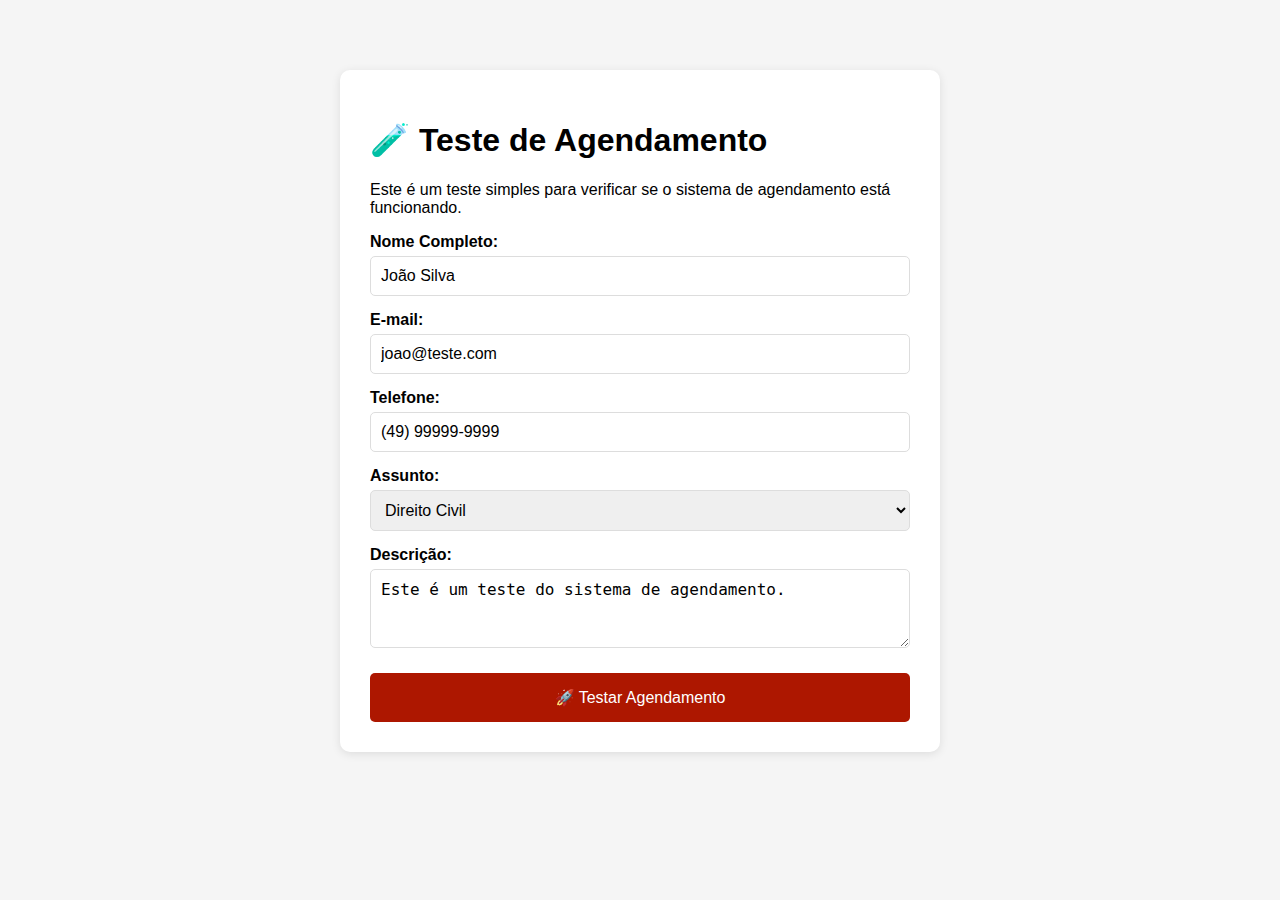
<file: media/teste-agendamento.html>
<!DOCTYPE html>
<html lang="pt-BR">
<head>
    <meta charset="UTF-8">
    <meta name="viewport" content="width=device-width, initial-scale=1.0">
    <title>Teste de Agendamento - Nathiara Borges</title>
    <style>
        body {
            font-family: Arial, sans-serif;
            max-width: 600px;
            margin: 50px auto;
            padding: 20px;
            background: #f5f5f5;
        }
        .test-container {
            background: white;
            padding: 30px;
            border-radius: 10px;
            box-shadow: 0 2px 10px rgba(0,0,0,0.1);
        }
        .test-form {
            display: grid;
            gap: 15px;
        }
        .form-group {
            display: flex;
            flex-direction: column;
        }
        label {
            font-weight: bold;
            margin-bottom: 5px;
        }
        input, select, textarea {
            padding: 10px;
            border: 1px solid #ddd;
            border-radius: 5px;
            font-size: 16px;
        }
        .test-btn {
            background: #ad1700;
            color: white;
            padding: 15px;
            border: none;
            border-radius: 5px;
            font-size: 16px;
            cursor: pointer;
            margin-top: 10px;
        }
        .test-btn:hover {
            background: #c41a00;
        }
        .result {
            margin-top: 20px;
            padding: 15px;
            background: #f8f9fa;
            border-radius: 5px;
            border-left: 4px solid #ad1700;
        }
        .success {
            background: #d4edda;
            border-left-color: #28a745;
            color: #155724;
        }
        .error {
            background: #f8d7da;
            border-left-color: #dc3545;
            color: #721c24;
        }
    </style>
</head>
<body>
    <div class="test-container">
        <h1>🧪 Teste de Agendamento</h1>
        <p>Este é um teste simples para verificar se o sistema de agendamento está funcionando.</p>
        
        <form class="test-form" id="testForm">
            <div class="form-group">
                <label for="nome">Nome Completo:</label>
                <input type="text" id="nome" name="nome" value="João Silva" required>
            </div>
            
            <div class="form-group">
                <label for="email">E-mail:</label>
                <input type="email" id="email" name="email" value="joao@teste.com" required>
            </div>
            
            <div class="form-group">
                <label for="telefone">Telefone:</label>
                <input type="tel" id="telefone" name="telefone" value="(49) 99999-9999" required>
            </div>
            
            <div class="form-group">
                <label for="assunto">Assunto:</label>
                <select id="assunto" name="assunto" required>
                    <option value="direito-civil">Direito Civil</option>
                    <option value="direito-penal">Direito Penal</option>
                    <option value="direito-familia">Direito de Família</option>
                    <option value="direito-tea">Direito dos Autistas (TEA)</option>
                </select>
            </div>
            
            <div class="form-group">
                <label for="descricao">Descrição:</label>
                <textarea id="descricao" name="descricao" rows="3">Este é um teste do sistema de agendamento.</textarea>
            </div>
            
            <button type="submit" class="test-btn">🚀 Testar Agendamento</button>
        </form>
        
        <div id="result" class="result" style="display: none;">
            <h3>Resultado do Teste:</h3>
            <div id="resultContent"></div>
        </div>
    </div>

    <script>
        document.getElementById('testForm').addEventListener('submit', function(e) {
            e.preventDefault();
            
            const formData = new FormData(this);
            const data = {
                nome: formData.get('nome'),
                email: formData.get('email'),
                telefone: formData.get('telefone'),
                assunto: formData.get('assunto'),
                descricao: formData.get('descricao'),
                servico: 'consulta-inicial',
                data: new Date(),
                horario: '14:00'
            };
            
            // Simular dados do agendamento
            const agendamentoData = {
                ...data,
                id: Date.now(),
                status: 'pendente',
                timestamp: new Date().toISOString()
            };
            
            // Salvar no localStorage
            const agendamentos = JSON.parse(localStorage.getItem('agendamentos') || '[]');
            agendamentos.push(agendamentoData);
            localStorage.setItem('agendamentos', JSON.stringify(agendamentos));
            
            // Formatar mensagem para WhatsApp
            const message = `🕐 *Nova Consulta Agendada*

👤 *Cliente:* ${data.nome}
📧 *Email:* ${data.email}
📱 *Telefone:* ${data.telefone}
⚖️ *Assunto:* ${data.assunto}
📅 *Data:* ${data.data.toLocaleDateString('pt-BR')}
🕐 *Horário:* ${data.horario}
💼 *Serviço:* ${data.servico}

📝 *Descrição:*
${data.descricao}

---
*Agendamento realizado através do site*`;

            const whatsappUrl = `https://wa.me/5549999001230?text=${encodeURIComponent(message)}`;
            
            // Mostrar resultado
            const resultDiv = document.getElementById('result');
            const resultContent = document.getElementById('resultContent');
            
            resultDiv.style.display = 'block';
            resultDiv.className = 'result success';
            
            resultContent.innerHTML = `
                <p><strong>✅ Teste realizado com sucesso!</strong></p>
                <p><strong>Dados salvos:</strong></p>
                <ul>
                    <li>Nome: ${data.nome}</li>
                    <li>Email: ${data.email}</li>
                    <li>Telefone: ${data.telefone}</li>
                    <li>Assunto: ${data.assunto}</li>
                    <li>Data: ${data.data.toLocaleDateString('pt-BR')}</li>
                    <li>Horário: ${data.horario}</li>
                </ul>
                <p><strong>WhatsApp URL:</strong></p>
                <textarea readonly style="width: 100%; height: 100px; font-size: 12px;">${whatsappUrl}</textarea>
                <p><strong>Mensagem formatada:</strong></p>
                <textarea readonly style="width: 100%; height: 150px; font-size: 12px;">${message}</textarea>
                <br><br>
                <button onclick="window.open('${whatsappUrl}', '_blank')" class="test-btn">
                    📱 Abrir WhatsApp
                </button>
                <button onclick="testarLocalStorage()" class="test-btn" style="background: #28a745; margin-left: 10px;">
                    💾 Ver Dados Salvos
                </button>
            `;
        });
        
        function testarLocalStorage() {
            const agendamentos = JSON.parse(localStorage.getItem('agendamentos') || '[]');
            alert(`Total de agendamentos salvos: ${agendamentos.length}\n\nÚltimo agendamento:\n${JSON.stringify(agendamentos[agendamentos.length - 1], null, 2)}`);
        }
        
        // Verificar se há dados salvos
        window.addEventListener('load', function() {
            const agendamentos = JSON.parse(localStorage.getItem('agendamentos') || '[]');
            if (agendamentos.length > 0) {
                console.log('Agendamentos encontrados:', agendamentos);
            }
        });
    </script>
</body>
</html>
</file>
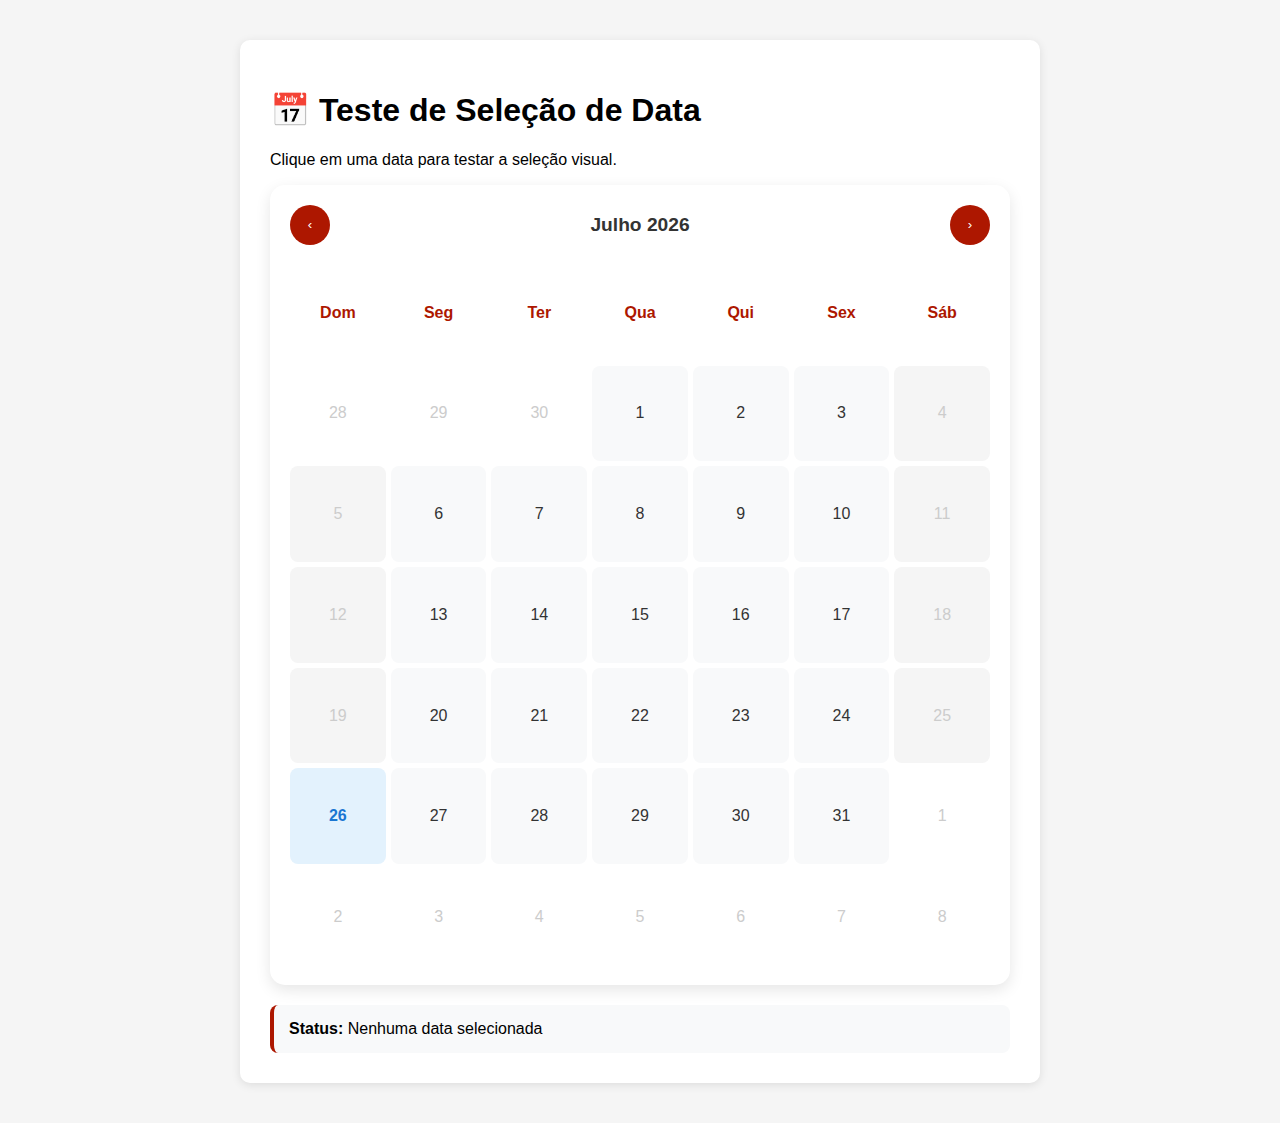
<file: media/teste-calendario.html>
<!DOCTYPE html>
<html lang="pt-BR">
<head>
    <meta charset="UTF-8">
    <meta name="viewport" content="width=device-width, initial-scale=1.0">
    <title>Teste de Calendário - Seleção de Data</title>
    <style>
        body {
            font-family: Arial, sans-serif;
            max-width: 800px;
            margin: 20px auto;
            padding: 20px;
            background: #f5f5f5;
        }
        .test-container {
            background: white;
            padding: 30px;
            border-radius: 10px;
            box-shadow: 0 2px 10px rgba(0,0,0,0.1);
        }
        .calendar {
            background: white;
            border-radius: 15px;
            padding: 20px;
            box-shadow: 0 5px 15px rgba(0, 0, 0, 0.1);
            margin-bottom: 20px;
        }
        .calendar-header {
            display: flex;
            justify-content: space-between;
            align-items: center;
            margin-bottom: 20px;
        }
        .calendar-nav {
            background: #ad1700;
            color: white;
            border: none;
            border-radius: 50%;
            width: 40px;
            height: 40px;
            cursor: pointer;
            display: flex;
            align-items: center;
            justify-content: center;
            transition: background 0.3s ease;
        }
        .calendar-nav:hover {
            background: #c41a00;
        }
        .calendar-month {
            font-size: 1.2rem;
            font-weight: 600;
            color: #333;
        }
        .calendar-grid {
            display: grid;
            grid-template-columns: repeat(7, 1fr);
            gap: 5px;
        }
        .calendar-day {
            aspect-ratio: 1;
            display: flex;
            align-items: center;
            justify-content: center;
            border-radius: 8px;
            cursor: pointer;
            transition: all 0.3s ease;
            font-weight: 500;
            border: 2px solid transparent;
        }
        .calendar-day.other-month {
            color: #ccc;
            cursor: not-allowed;
        }
        .calendar-day.today {
            background: #e3f2fd;
            color: #1976d2;
            font-weight: 600;
        }
        .calendar-day.selected {
            background: #ad1700 !important;
            color: white !important;
            transform: scale(1.1);
            box-shadow: 0 0 10px rgba(173, 23, 0, 0.5);
            border: 2px solid #c41a00;
            font-weight: bold;
        }
        .calendar-day.available {
            background: #f8f9fa;
            color: #333;
        }
        .calendar-day.available:hover {
            background: #e9ecef;
        }
        .calendar-day.unavailable {
            background: #f5f5f5;
            color: #ccc;
            cursor: not-allowed;
        }
        .status {
            background: #f8f9fa;
            padding: 15px;
            border-radius: 8px;
            margin-top: 20px;
            border-left: 4px solid #ad1700;
        }
        .selected-info {
            background: #d4edda;
            color: #155724;
            padding: 15px;
            border-radius: 8px;
            margin-top: 15px;
            border-left: 4px solid #28a745;
        }
    </style>
</head>
<body>
    <div class="test-container">
        <h1>📅 Teste de Seleção de Data</h1>
        <p>Clique em uma data para testar a seleção visual.</p>
        
        <div class="calendar" id="calendar">
            <div class="calendar-header">
                <button class="calendar-nav" id="prevMonth">‹</button>
                <div class="calendar-month" id="currentMonth"></div>
                <button class="calendar-nav" id="nextMonth">›</button>
            </div>
            <div class="calendar-grid" id="calendarGrid"></div>
        </div>
        
        <div class="status" id="status">
            <strong>Status:</strong> Nenhuma data selecionada
        </div>
        
        <div class="selected-info" id="selectedInfo" style="display: none;">
            <strong>✅ Data Selecionada:</strong>
            <div id="selectedDetails"></div>
        </div>
    </div>

    <script>
        class CalendarTest {
            constructor() {
                this.currentDate = new Date();
                this.selectedDate = null;
                this.init();
            }

            init() {
                this.renderCalendar();
                this.bindEvents();
            }

            bindEvents() {
                document.getElementById('prevMonth').addEventListener('click', () => {
                    this.currentDate.setMonth(this.currentDate.getMonth() - 1);
                    this.renderCalendar();
                });

                document.getElementById('nextMonth').addEventListener('click', () => {
                    this.currentDate.setMonth(this.currentDate.getMonth() + 1);
                    this.renderCalendar();
                });
            }

            renderCalendar() {
                const monthNames = [
                    'Janeiro', 'Fevereiro', 'Março', 'Abril', 'Maio', 'Junho',
                    'Julho', 'Agosto', 'Setembro', 'Outubro', 'Novembro', 'Dezembro'
                ];

                document.getElementById('currentMonth').textContent = 
                    `${monthNames[this.currentDate.getMonth()]} ${this.currentDate.getFullYear()}`;

                const firstDay = new Date(this.currentDate.getFullYear(), this.currentDate.getMonth(), 1);
                const lastDay = new Date(this.currentDate.getFullYear(), this.currentDate.getMonth() + 1, 0);
                const startDate = new Date(firstDay);
                startDate.setDate(startDate.getDate() - firstDay.getDay());

                const calendarGrid = document.getElementById('calendarGrid');
                calendarGrid.innerHTML = '';

                // Cabeçalho dos dias da semana
                const dayNames = ['Dom', 'Seg', 'Ter', 'Qua', 'Qui', 'Sex', 'Sáb'];
                dayNames.forEach(day => {
                    const dayHeader = document.createElement('div');
                    dayHeader.className = 'calendar-day';
                    dayHeader.style.fontWeight = 'bold';
                    dayHeader.style.color = '#ad1700';
                    dayHeader.textContent = day;
                    calendarGrid.appendChild(dayHeader);
                });

                // Dias do calendário
                for (let i = 0; i < 42; i++) {
                    const date = new Date(startDate);
                    date.setDate(startDate.getDate() + i);

                    const dayElement = document.createElement('div');
                    dayElement.className = 'calendar-day';
                    dayElement.textContent = date.getDate();

                    if (date.getMonth() !== this.currentDate.getMonth()) {
                        dayElement.classList.add('other-month');
                    } else if (this.isToday(date)) {
                        dayElement.classList.add('today');
                    } else if (this.isUnavailable(date)) {
                        dayElement.classList.add('unavailable');
                    } else {
                        dayElement.classList.add('available');
                        dayElement.addEventListener('click', () => this.selectDate(date, dayElement));
                    }

                    calendarGrid.appendChild(dayElement);
                }
            }

            selectDate(date, element) {
                this.selectedDate = date;
                
                // Remover seleção anterior
                document.querySelectorAll('.calendar-day').forEach(day => {
                    day.classList.remove('selected');
                });
                
                // Marcar o dia selecionado
                element.classList.add('selected');
                
                // Atualizar status
                this.updateStatus();
                
                console.log(`Data selecionada: ${date.toLocaleDateString('pt-BR')}`);
            }

            updateStatus() {
                const statusDiv = document.getElementById('status');
                const selectedInfoDiv = document.getElementById('selectedInfo');
                const selectedDetailsDiv = document.getElementById('selectedDetails');
                
                if (this.selectedDate) {
                    statusDiv.innerHTML = `<strong>Status:</strong> Data selecionada com sucesso!`;
                    statusDiv.style.borderLeftColor = '#28a745';
                    statusDiv.style.background = '#d4edda';
                    statusDiv.style.color = '#155724';
                    
                    selectedInfoDiv.style.display = 'block';
                    selectedDetailsDiv.innerHTML = `
                        <p><strong>Data:</strong> ${this.selectedDate.toLocaleDateString('pt-BR')}</p>
                        <p><strong>Dia da semana:</strong> ${this.selectedDate.toLocaleDateString('pt-BR', { weekday: 'long' })}</p>
                        <p><strong>Mês:</strong> ${this.selectedDate.toLocaleDateString('pt-BR', { month: 'long' })}</p>
                        <p><strong>Ano:</strong> ${this.selectedDate.getFullYear()}</p>
                    `;
                } else {
                    statusDiv.innerHTML = `<strong>Status:</strong> Nenhuma data selecionada`;
                    statusDiv.style.borderLeftColor = '#ad1700';
                    statusDiv.style.background = '#f8f9fa';
                    statusDiv.style.color = '#333';
                    
                    selectedInfoDiv.style.display = 'none';
                }
            }

            isToday(date) {
                const today = new Date();
                return date.toDateString() === today.toDateString();
            }

            isUnavailable(date) {
                const day = date.getDay();
                return day === 0 || day === 6; // Domingo ou Sábado
            }
        }

        // Inicializar quando a página carregar
        document.addEventListener('DOMContentLoaded', () => {
            new CalendarTest();
        });
    </script>
</body>
</html>
</file>
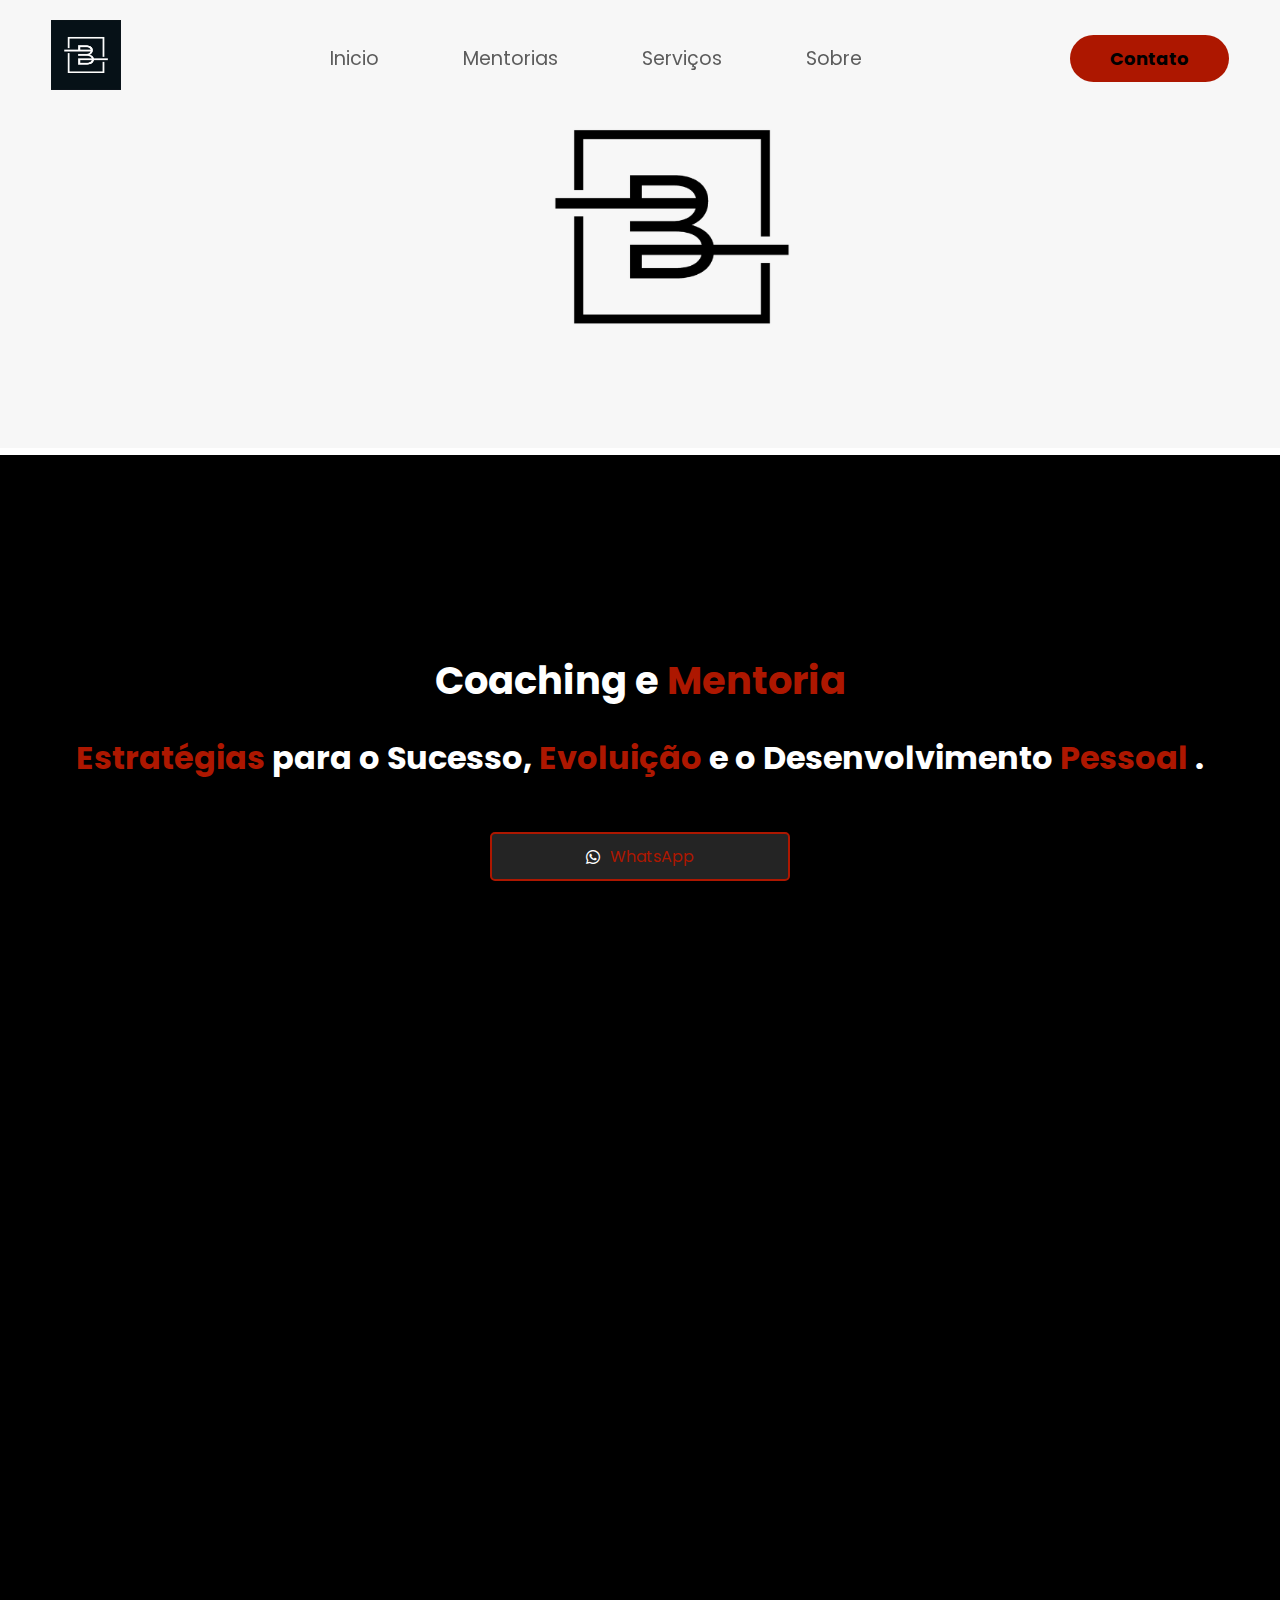
<file: mentoria/mentoria.html>
<!DOCTYPE html>
<html lang="en">

<head>
    <meta charset="UTF-8">
    <meta name="viewport" content="width=device-width, initial-scale=1.0">
    <title>Coaching e Mentoria</title>
    <link rel="stylesheet" href="mentoria.css">
    <link rel="stylesheet" href="https://cdnjs.cloudflare.com/ajax/libs/OwlCarousel2/2.3.4/assets/owl.carousel.css"/>    
    <link href="https://cdnjs.cloudflare.com/ajax/libs/font-awesome/6.0.0/css/all.min.css" rel="stylesheet">
</head>

<body>
    <!-- Header fixo com comportamento de sumir/reaparecer -->
    <header class="show hidden">
        <div class="interface hidden">
            <div class="logo hidden">
                <a href="/LINKTHREE/Home.html">
                    <img src="imagens/logos/Imagem do WhatsApp de 2024-06-02 à(s) 14.23.36_62e6d080.jpg" alt="logo" height="70">
                </a>
            </div><!-- logo -->
            <nav class="menu-desktop hidden">
                <ul>
                    <li><a href="#Inicio">Inicio</a></li>
                    <li><a href="#especialidades">Mentorias</a></li>
                    <li><a href="#sobre">Serviços</a></li>
                    <li><a href="#sobre">Sobre</a></li>
                </ul>
            </nav>
            <div class="Btn-contato hidden">
                <a href="#contato">
                    <button>Contato</button>
                </a>
            </div>
        </div><!-- interface -->
    </header>

    <!-- Imagem principal com slider -->
    <div class="slider-content hidden">
        <img class="img-desktop" src="imagens/logos/Design sem nome (1).png" alt="Imagem Desktop">
    </div>
    
    <!-- Seções principais -->
    <main class="coaching">
        <section class="slider" id="inicio">
            <div class="logotext hidden">
                <br><br><br>
                <h1>Coaching e <span>Mentoria</span></h1>
            </div>
            <br>
            <div class="estrategia hidden">
                <h1><span>Estratégias</span> para o Sucesso, <span>Evoluição</span> e o Desenvolvimento <span>Pessoal</span> .</h1>
            </div>
            <br><br>
            <a href="tel:+5549999001230" class="telefone hidden">
                <div class="telefone-botao">
                    <i class="fa-brands fa-whatsapp" style="margin-right: 10px;"></i>
                    <span>WhatsApp</span>
                </div>
            </a>
        </section>  
    </main>
    <main>
        <section class="CARDS hidden">
            <div class="Card"> 
                <i class="fa-solid fa-shop" style="color: #ad1700;"></i>
                <div class="title">
                    Mentoria de Negócios
                </div>
                <div class="detail">
                    Nossa Mentoria Empresarial oferece suporte estratégico para empreendedores alcançarem resultados. Identificamos objetivos e competências para impulsionar seu negócio. Conte conosco para transformar ideias em sucesso.                </div>
            </div>
    
            <div class="Card hidden"> 
                <i class="fa-solid fa-handshake" style="color: #ad1700;"></i>
                <div class="title">
                    Coaching Executivo
                </div>
                <div class="detail">
                    Se você busca apoio para crescer ou enfrentar mudanças, o Coaching Executivo é ideal! Oferecemos ferramentas para clareza, realinhamento de objetivos e uma visão estratégica, trazendo equilíbrio e melhores resultados.
                </div>
            </div>
    
            <div class="Card hidden"> 
                <i class="fa-solid fa-award" style="color: #ad1700;"></i>
                <div class="title">
                    Mentoria de Carreira
                </div>
                <div class="detail">
                    Em transição de carreira ou buscando desenvolvimento? O Coaching de Carreira oferece suporte para autoconhecimento, foco e confiança, ajudando você a assumir o protagonismo da sua trajetória profissional.
                </div>
            </div>
        </section>
    </main>

    <!--BENEFICIOS-->
    <main>
        <section class="beneficios hidden">
            <h1><span>Benefícios</span></h1>
            <p>
                Os benefícios do coaching e da mentoria são muitos e podem variar em função das suas necessidades individuais e dos desafios enfrentados no momento, sendo acima de tudo um processo de aprendizagem. Posso destacar como os principais resultados, relatados com maior frequência por meus clientes:
            </p>
            <div class="beneficios-grid hidden">
                <div class="beneficio">
                    <i class="fa-solid fa-brain" style="color: #ad1700;" ></i>
                    <div>
                        <h3><span>Autoconhecimento</span></h3>
                    </div>
                    
                </div>
                <div class="beneficio hidden">
                    <i class="fa-solid fa-bullseye" style="color: #ad1700;"></i>
                    <div>
                    <h3><span>Clareza e Foco</span></h3>
                    </div>
                </div>
                <div class="beneficio hidden">
                    <i class="fa-regular fa-lightbulb" style="color: #ad1700;"></i>
                    <div>
                    <h3><span>Planejamento e Ação</span></h3>
                    </div>
                    </div>
                <div class="beneficio hidden">
                    <i class="fa-solid fa-puzzle-piece" style="color: #ad1700;"></i>
                    <div>
                    <h3><span>Desenvolvimento de Habilidades</span></h3>
                    </div>
                    </div>
                <div class="beneficio hidden">
                    <i class="fa-solid fa-trophy" style="color: #ad1700;"></i>
                    <div>
                    <h3><span>Autoestima e Autoconfiança</span></h3>
                    </div>
                </div>
            </div>
            <a href="#contato" class="btn-saber-mais">Quero Saber Mais</a>
        </section>
    </main>
    <!--testemunhos sobre o curso-->
    <main>
        <section class="testimonial-area hidden">
            <div class="container">
                <div class="sec-title">
                    <h2>Nossos <span>Testemunhos</span></h2>
                    <p>O que meus clientes estão achando?</p>
                </div>
               
                <div class="testimonial-content owl-carousel">
                    <div class="single-testimonial">
                        <p>O curso é prático e direto, ótimo para quem está começando. As aulas de criação de conteúdo e
                            engajamento foram as melhores. Já usei algumas ideias e vi mais interação com meu público.
                            Recomendo!</p>
                        <div class="client-info">
                            <div class="client-pic">
                                <a href="#"><img src="imagens/pessoas/Lucas consorte.png" alt="user1"></a>
                            </div>
                            <div class="client-details">
                                <h6>Cleudemir Consorte</h6>
                                <span>Designer automotivo</span>
                            </div>
                        </div>
                    </div>
                
                    <div class="single-testimonial">
                        <p>O curso transformou meu negócio! Aprendi a criar e gerenciar campanhas de anúncios
                            e vi um aumento de 30% nas vendas em menos de um mês. Totalmente recomendável!</p>
                        <div class="client-info">
                            <div class="client-pic">
                                <a href="#"><img src="imagens/pessoas/MARIA E.png" alt="user1"></a>
                            </div>
                            <div class="client-details">
                                <h6>Maria Eduarda</h6>
                                <span>Estudante de Designer</span>
                            </div>
                        </div>
                    </div>
                    <div class="single-testimonial">
                        <p>Como estudante de psicologia, meu principal objetivo ao 
                            fazer este curso de marketing digitalera aprender a divulgar
                             meu futuro trabalho de forma estratégica e já conseguir minha primeira vaga na área.</p>
                        <div class="client-info">
                            <div class="client-pic">
                                <a href="#"><img src="imagens/pessoas/Mariane.png" alt="user1"></a>
                            </div>
                            <div class="client-details">
                                <h6>Mariane Paini</h6>
                                <span>Estudante de Psicologia</span>
                            </div>
                        </div>
                    </div>
                
                    <div class="single-testimonial">
                        <p>O curso é prático e fácil de entender, ideal para iniciantes.
                            Adorei as aulas sobre criação de conteúdo e engajamento.
                            Já apliquei algumas ideias e percebi mais interação com meu público meu negócio começou a faturar o
                            dobro depois desse curso. Recomendo!</p>
                        <div class="client-info">
                            <div class="client-pic">
                                <a href="#"><img src="imagens/pessoas/MURILO.png" alt="user1"></a>
                            </div>
                            <div class="client-details">
                                <h6>Murilo De Souza</h6>
                                <span>Auriculoterapia, acupuntura, reiki...</span>
                            </div>
                        </div>
                    </div>
                
                    <div class="single-testimonial">
                        <p>O curso é acessível e direto ao ponto, perfeito para quem está começando.
                            Achei incríveis as aulas sobre produção de conteúdo e aumento do engajamento.
                            Já coloquei algumas estratégias em prática e notei um crescimento na interação com meu público</p>
                        <div class="client-info">
                            <div class="client-pic">
                                <a href="#"><img src="imagens/pessoas/anaximandro.png" alt="user1"></a>
                            </div>
                            <div class="client-details">
                                <h6>Anaximandro Sobreira Da Silva</h6>
                                <span>Micro-Empresário</span>
                            </div>
                        </div>
                    </div>
                </div>
                
            </div>
            <script src="https://cdnjs.cloudflare.com/ajax/libs/jquery/3.6.0/jquery.js"></script>
            <script src="https://cdnjs.cloudflare.com/ajax/libs/OwlCarousel2/2.3.4/owl.carousel.js"></script>
            <script type="text/javascript">
                $(document).ready(function() {
                    $('.owl-carousel').owlCarousel({
                        loop:true,
                        nav:false,
                        dots:true,
                        margin:50,
                        responsive:{
                            0:{ items:1 },
                            600:{ items:1 },
                            1000:{ items:2 }
                        }
                    });
                });
            </script>
        </section>
    </main>
    <!--PARTE DO FORMULARIO-->
    <main>
    <section class="contato hidden">
        <section class="contato">
            <div class="fale-conosco">
              <h2>FALE <span>COMIGO.</span></h2>
              <p>
                Nosso Escritório de Advocacia atende toda  a região Sul do país, priorizando a eficiência
                no atendimento, onde o principal foco é obter as soluções jurídicas necessárias. Fique
                à vontade para entrar em contato e conhecer todos os diferenciais que fazem do
                nosso trabalho ser o destaque em nossa área de atuação.
              </p>
              <br>
              <a href="tel:+5549999001230" class="telefone">
                <div class="telefone-botao">
                    <img src="imagens/logos/telefone.png" alt="Ícone Telefone" height="24">
                    <span>(49) 99900-1230</span>
                </div>
            </a>
            <br><br>
              <p>ACOMPANHE NAS REDES SOCIAIS!</p>
              <div class="btn-social hidden">
                <a href="https://www.instagram.com/nathiaraborges/" target="_blank"><button> <img src="imagens/logos/instagram.png" alt="" height="20"></button></a>
                <a href="https://www.facebook.com/nathiaraborges/" target="_blank"><button><img src="imagens/logos/facebook.png" alt="" height="20"></button></a>
                <a href="https://contate.me/advnathiaraborges" target="_blank"><button><img src="imagens/logos/whatsapp.png" alt="" height="20"></button></a>
              </div><!--btn social-->
    
            </div>
            <div class="formulario-contato hidden">
                <form id="formContato">
                    <h2>ENVIE UMA <span>MENSAGEM</span></h2>
                    <br>
                    <input type="text" name="nome" id="nome" placeholder="Seu nome completo:" required>
                    <input type="email" name="email" id="email" placeholder="Seu E-mail (para resposta):" required>
                    <input type="text" name="celular" id="celular" placeholder="Seu celular:" required>
                    <textarea name="mensagem" id="mensagem" placeholder="Sua mensagem" required></textarea>
                    <div class="btn-enviar">
                        <input type="submit" value="ENVIAR">
                    </div>
                </form>
            </div>
          </section>
    </section>
    <main>
    </main>
    <footer class="hidden">
        <div id="footer_content">
          <div id="footer_contacts ">
            <h1> <img src="imagens/logos/BS (500 x 200 px).png" alt="BSTECH"width="150" height="60" class="logo-image"></h1>
            <p>Where technology meets innovative <br>
              solutions to mediate your business!</p>
    
          </div>
    
          <ul class="footer-list">
            <li>
              <h3>João Vitor</h3>
            </li>
            <li>
              <a href="https://github.com/DEVBORGES1" class="footer-link" target="_blank">GitHub</a>
            </li>
            <li>
              <a href="https://www.instagram.com/itsjvborges/" class="footer-link" target="_blank">Instagram</a>
            </li>
            <li>
              <a href="https://www.linkedin.com/in/joão-vitor-53875a1a1/" class="footer-link" target="_blank">LinkedIn</a>
            </li>
          </ul>
    
          <ul class="footer-list">
            <li>
              <h3>Pedro Dias</h3>
            </li>
            <li>
              <a href="https://github.com/Devpdias" class="footer-link" target="_blank">GitHub</a>
            </li>
            <li>
              <a href="https://www.instagram.com/pedro.hndias/" class="footer-link" target="_blank">Instagram</a>
            </li>
            <li>
              <a href="https://www.linkedin.com/in/pedro-henrique-7b54162a4/" class="footer-link"
                target="_blank">LinkedIn</a>
            </li>
          </ul>
    
          <div id="footer_subscribe">
            <h3>Are you interested?</h3>
    
            <p>
              Get in touch so that your idea becomes reality, with your own website!
            </p>
            <form action="https://formsubmit.co/bstech.ti@gmail.com" method="POST">
              <div id="input_group">
                <input type="email" id="email" name="email" placeholder="Digite seu e-mail" required>
                <button type="submit" >
                  <i class="fa-regular fa-envelope"></i>
                </button>
              </div>
            </form>
          </div>
        </div>
    
        <div id="footer_copyright">
          &#169
          2025 all rights reserved
        </div>
      </footer> 

    <!-- Script para funcionalidades -->
    <script src="mentoria.js"></script>
   

</body>

</html>
</file>
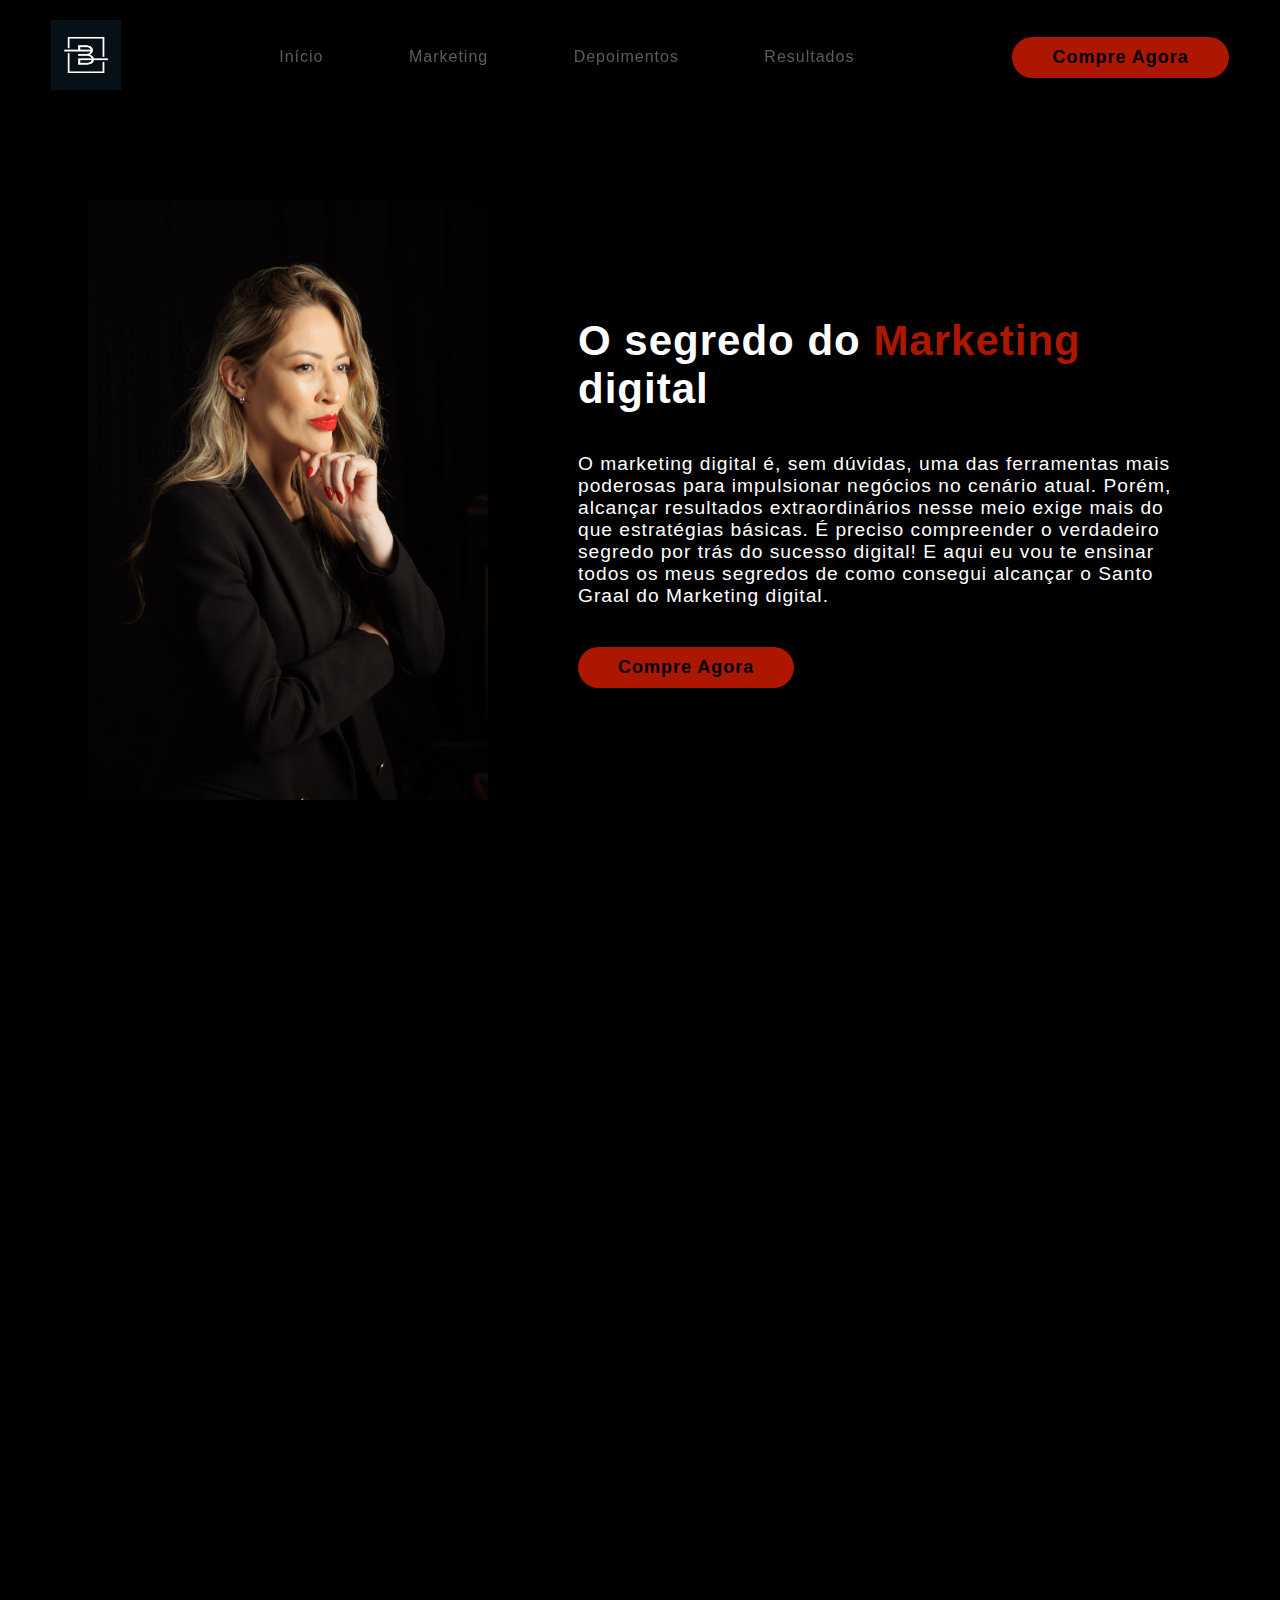
<file: SALES PAGE/SELL.html>
<!DOCTYPE html>
<html lang="en">

<head>
    <meta charset="UTF-8">
    <meta name="viewport" content="width=device-width, initial-scale=1.0">
    <title>Marketing Digital</title>
    <link rel="stylesheet" href="https://cdnjs.cloudflare.com/ajax/libs/font-awesome/6.7.2/css/all.min.css"
        integrity="sha512-Evv84Mr4kqVGRNSgIGL/F/aIDqQb7xQ2vcrdIwxfjThSH8CSR7PBEakCr51Ck+w+/U6swU2Im1vVX0SVk9ABhg=="
        crossorigin="anonymous" referrerpolicy="no-referrer" />
    <link rel="stylesheet" href="SELL.CSS">
</head>

<body>
    <header>
        <div class="interface hidden">
            <div class="logo">
                <a href="#">
                    <img src="/imagens/Imagem do WhatsApp de 2024-06-02 à(s) 14.23.36_62e6d080.jpg" alt="logo"
                        height="70">
                </a>
            </div><!--logo-->
            <nav class="menu-desktop hidden">
                <ul>
                    <li><a href="#inicio">Início</a></li>
                    <li><a href="#marketing">Marketing</a></li>
                    <li><a href="#depoimentos">Depoimentos</a></li>
                    <li><a href="#resultado">Resultados</a></li>
                </ul>
            </nav>
            <div class="Btn-contato hidden">
                <a href="#compra"><button>Compre Agora</button></a>
            </div>
        </div><!--interface-->
    </header>
    <main id="inicio">
        <section class="topo-do-site hidden">
            <div class="interface">
                <div class="flex">
                    <div class="img-topo-site">
                        <img src="/imagens/0864_0341.jpg" alt="" height="600">

                    </div><!--img-topo-site-->
                    <div class="txt-topo-site">
                        <h1>O segredo do <span>Marketing</span> digital</h1>
                        <p>O marketing digital é, sem dúvidas, uma das ferramentas mais poderosas para impulsionar
                            negócios no cenário atual.
                            Porém, alcançar resultados extraordinários nesse meio exige mais do que estratégias básicas.
                            É preciso compreender o verdadeiro segredo por trás do sucesso digital!
                            E aqui eu vou te ensinar todos os meus segredos de como consegui alcançar o Santo Graal do
                            Marketing digital.
                        </p>
                        <div class="Btn-contato hidden">
                            <a href="#compra">
                                <button>Compre Agora</button>
                            </a>
                        </div>

                    </div><!--txt-topo-site-->
                </div><!--flex-->
            </div><!--interface-->
        </section>
    </main>
    <main></main>
    
    <div class="container hidden" id="marketing">
        <br><br><br>
        <h1>Estratégias do Marketing Digital!</h1>
        <p>
            Descubra como o Estratégias do Marketing Digital pode transformar <br>
            suas ideias em lucros e levar seu negócio a outro nível!
        </p>

        <section class="video-container hidden">
            <iframe src="https://www.youtube.com/embed/QOeDE7nPDq0" allowfullscreen title="Vídeo principal"></iframe>
        </section>
        <br><br><br><br><br><br><br><br>

        <div class="container" id="checkboxes">
            <h1>Essa é <span class="highlight">uma chance para poucos</span>, <br> <span class="highlight-bold">eu busco
                    Outliers!</span></h1>
            <p>Você pode se tornar meu associado se você:</p>
    
            <div class="options">
                <label class="option">
                    <input type="checkbox">
                    <span>Quer fazer dinheiro na internet sem precisar aparecer;</span>
                </label>
                <label class="option">
                    <input type="checkbox">
                    <span>Quer lucrar mensalmente sem precisar criar um produto ou serviço;</span>
                </label>
                <label class="option">
                    <input type="checkbox">
                    <span>Busca viver uma vida acima da média, com liberdade geográfica e de tempo;</span>
                </label>
                <label class="option">
                    <input type="checkbox" checked>
                    <span>Deseja se desprender do sistema, sem ouvir um chefe chato ou ter hora fixa para trabalhar.</span>
                </label>
            </div>
        </div>

        <section class="testimonial" id="depoimentos">
            
            <h1>Depoimento</h1>
        <br><br>
            <div class="video-container hidden">
                <iframe src="https://www.youtube.com/watch?v=k5RUngL_HUg" allowfullscreen title="Depoimento"></iframe>
            </div>
            <article class="testimonial-content">
                <br><br><br><br><br><br><br><br>
                <h3><strong>Armando Porto (Dr. Frederico Porto, Grupo Primo, Infomoney, XP):</strong></h3><br>
                <p>
                    “O curso de marketing digital foi uma virada de chave para mim. Antes, eu tinha dificuldades em
                    alcançar meu público e gerar resultados consistentes. Com as estratégias ensinadas, como otimização
                    de SEO, criação de conteúdo e gestão de anúncios, consegui direcionar melhor minhas campanhas e
                    atrair clientes qualificados"
                </p>
                <p>
                    "O impacto foi enorme: minhas vendas cresceram mais de 40% em poucos meses! Além disso, agora
                    entendo como analisar métricas e ajustar as estratégias conforme a necessidade do meu negócio. Sem
                    dúvida, foi um dos melhores investimentos que já fiz. Recomendo para quem quer alavancar sua
                    presença online e crescer de verdade!"
                </p>
            </article>
        </section>
        <br><br><br><br><br><br><br><br><br><br>
        <div id="resultado">
            <br><br><br><br>
            <h2 class="hidden">Resultado e Avaliações dos Nossos Afiliados:</h2>
        </div>
        <br>
        <br>
        <section class="cards hidden">


            <div class="card">

                <img class="user" src="IMAGENS/LUCAS.png" alt="">
                <br>
                <h3> Lucas Consorte</h3>
                <br>
                <div class="stars">
                    <img class="star" src="IMAGENS/star.svg" alt="">
                    <img class="star" src="IMAGENS/star.svg" alt="">
                    <img class="star" src="IMAGENS/star.svg" alt="">
                    <img class="star" src="IMAGENS/star.svg" alt="">
                    <img class="star" src="IMAGENS/star.svg" alt="">
                </div>
                <br>
                <p>O curso é prático e direto, ótimo para quem está começando. As aulas de criação de conteúdo e
                    engajamento foram as melhores. Já usei algumas ideias e vi mais interação com meu público.
                    Recomendo!</p>

            </div>
            <div class="card">

                <img class="user" src="IMAGENS/Mariane.png" alt="">
                <br>
                <h3> Mariane Paini </h3>
                <br>
                <div class="stars">
                    <img class="star" src="IMAGENS/star.svg" alt="">
                    <img class="star" src="IMAGENS/star.svg" alt="">
                    <img class="star" src="IMAGENS/star.svg" alt="">
                    <img class="star" src="IMAGENS/star.svg" alt="">
                    <img class="star" src="IMAGENS/star.svg" alt="">
                </div>
                <br>
                <p>
                    O curso é prático e fácil de entender, ideal para iniciantes.
                    Adorei as aulas sobre criação de conteúdo e engajamento.
                    Já apliquei algumas ideias e percebi mais interação com meu público meu negócio começou a faturar o
                    dobro depois desse curso. Recomendo!</p>

            </div>
            <div class="card">

                <img class="user" src="IMAGENS/MARIA.png" alt="">
                <br>
                <h3> Maria Eduarda Dias</h3>
                <br>
                <div class="stars">
                    <img class="star" src="IMAGENS/star.svg" alt="">
                    <img class="star" src="IMAGENS/star.svg" alt="">
                    <img class="star" src="IMAGENS/star.svg" alt="">
                    <img class="star" src="IMAGENS/star.svg" alt="">
                    <img class="star" src="IMAGENS/star.svg" alt="">
                </div>
                <br>
                <p>O curso transformou meu negócio! Aprendi a criar e gerenciar campanhas de anúncios
                    e vi um aumento de 30% nas vendas em menos de um mês. Totalmente recomendável!</p>

            </div>
        </section>
        <br><br><br><br><br><br><br><br><br><br><br>

        <section class="cta-section hidden" id="compra">
            <br><br>
            <h2>Você irá pagar com tempo ou com dinheiro...</h2>
            <p>
                Eu demorei mais de uma década aperfeiçoando para aprender tudo sobre o marketing digital e
                como ele pode ser lucrativo. Isso você pode aprender sozinho e demorar mais uma década...
                ou vir comigo e pegar um atalho para já sair na frente.
            </p>
        </section>
        <section class="payclass hidden">
            <div class="price">
                      <span class="currency">R$<span>10x</span><span class="amount">19</span>,90
                  </div>
          
                  <ul class="benefits">
                      <li> Acesso ao treinamento de cortes virais</li>
                      <li> Acesso à comunidade de networking</li>
                      <li> +50 aulas sobre marketing digital</li>
                      <li> Aulas exclusivas do Thiago Finch</li>
                      <li> As habilidades que mais geram dinheiro hoje</li>
                      <li> Novas aulas todas as semanas</li>
                  </ul>
          
                  <p class="renew">*Assinatura renovada automaticamente</p>
          
                  <button class="cta-button">Quero faturar na internet hoje mesmo →</button>
              </div>
          </div>
        </section>
        <main></main>
        <div class="resultados hidden">
            <p class="disclaimer">
                Os resultados apresentados não são garantidos e dependem do esforço e dedicação individual.
                Este programa não assegura sucesso específico, e o alcance dos objetivos depende exclusivamente de cada
                pessoa.
                O site não possui vínculo com Facebook ou Google, que são marcas registradas.
            </p>
        </div>

    </div>
    
    <footer>
        <div id="footer_content" class="hidden">
            <div id="footer_contacts" class="hidden">
                <h1>
                    <img src="/imagens/BS (500 x 200 px).png" BSTECH" width="150" height="60" class="logo-image">
                </h1>
                <p>
                    Where technology meets innovative <br>
                    solutions to mediate your business!
                </p>
            </div>

            <ul class="footer-list">
                <li>
                    <h3>João Vitor</h3>
                </li>
                <li><a href="https://github.com/DEVBORGES1" class="footer-link" target="_blank">GitHub</a></li>
                <li><a href="https://www.instagram.com/itsjvborges/" class="footer-link" target="_blank">Instagram</a>
                </li>
                <li><a href="https://www.linkedin.com/in/joão-vitor-53875a1a1/" class="footer-link"
                        target="_blank">LinkedIn</a></li>
            </ul>

            <ul class="footer-list">
                <li>
                    <h3>Pedro Dias</h3>
                </li>
                <li><a href="https://github.com/Devpdias" class="footer-link" target="_blank">GitHub</a></li>
                <li><a href="https://www.instagram.com/pedro.hndias/" class="footer-link" target="_blank">Instagram</a>
                </li>
                <li><a href="https://www.linkedin.com/in/pedro-henrique-7b54162a4/" class="footer-link"
                        target="_blank">LinkedIn</a></li>
            </ul>

            <div id="footer_subscribe">
                <h3>Are you interested?</h3>
                <p>Get in touch so that your idea becomes reality, with your own website!</p>
                <form action="https://formsubmit.co/bstech.ti@gmail.com" method="POST">
                    <div id="input_group">
                      <input type="email" id="email" name="email" placeholder="Digite seu e-mail" required>
                      <button type="submit" >
                        <i class="fa-regular fa-envelope"></i>
                      </button>
                    </div>
                  </form>
            </div>
        </div>

        <div id="footer_copyright">
            &#169; 2025 all rights reserved
        </div>
    </footer>
    <script src="SELL.js"></script>
</body>

</html>
</file>
<file: portifólio/style.css>
@import url('https://fonts.googleapis.com/css2?family=Poppins:ital,wght@0,100;0,200;0,300;0,400;0,500;0,600;0,700;0,800;0,900;1,100;1,200;1,300;1,400;1,500;1,600;1,700;1,800;1,900&display=swap');

* {
    margin: 0;
    padding: 0;
    box-sizing: border-box;
    font-family: "Poppins", sans-serif;
}

::-webkit-scrollbar {
    display: none;
}

body {
    background-color: black;
    padding-top: 100px;

}

.interface {
    max-width: 1200px;
    margin: 0 auto;
    
}

.flex {
    display: flex;
}

.Btn-contato button {
    padding: 10px 40px;
    font-size: 18px;
    font-weight: 700;
    background-color: #ad1700;
    border: 0;
    border-radius: 30px;
    cursor: pointer;
    transition: .2s;
}

h2.titulo {
    color: #fff;
    font-size: 38px;
    text-align: center;

}

h2.titulo span {
    color: #ad1700;

}

main {
    margin-top: 40px;
}

header {
    padding: 20px 4%;
    position: fixed;
    top: 0;
    width: 100%;
    z-index: 1000;
    transition: transform 0.6s ease, opacity 0.6s ease;
}

header>.interface {
    display: flex;
    align-items: center;
    justify-content: space-between;
}

header a {
    color: #5c5c5c;
    text-decoration: none;
    display: inline-block;
    transition: .2s;
}

header a:hover {
    color: #fff;
    transform: scale(1.05);
}

header nav ul {
    list-style-type: none;
}

header nav ul li {
    font-stretch: expanded;
    font-size: 1.2rem;
    display: inline-block;
    padding: 0 40px;
}

.Btn-contato button:hover {
    box-shadow: 0px 0px 8px #ffffff;
    transform: scale(1.05);
}

section.topo-do-site {
    padding: 40px 4%;
}

section.topo-do-site .flex {
    align-items: center;
    justify-content: center;
    gap: 90px;
}

.topo-do-site .txt-topo-site h1 {
    color: #fff;
    font-size: 42px;

}

.topo-do-site h1 span {
    color: #ad1700;
}

.topo-do-site .txt-topo-site p {
    color: #fff;
    margin: 40px 0;

}


section.Especialidades {
    padding: 40px 4%;
    margin-top: 4rem;
    margin-bottom: 5rem;
}

section.Especialidades .flex {
    gap: 60px;

}

.Especialidades .especialidades-box {
    color: #fff;
    padding: 40px;
    border: 2px solid #fff;
    margin-top: 45px;
    border-radius: 20px;
    transition: .2s;
}

.Especialidades .especialidades-box:hover {
    transform: scale(1.05);
    box-shadow: 0 0 20px #ffffff78;

}

.Especialidades .especialidades-box img {
    font-size: 70px;

}

.Especialidades .especialidades-box h3 {
    font-size: 28px;
    margin: 15px 0;
}


section.sobre {
    padding: 40px 4%;

}

section.sobre .flex {
    align-items: center;
    gap: 60px;
}

.flex .img-sobre {
    border-radius: 25px;
}

.sobre .txt-sobre {
    color: #fff;

}

.sobre .txt-sobre h2 {
    font-size: 40px;
    line-height: 40px;
    margin-bottom: 30px;

}

.sobre .txt-sobre h2 span {
    color: #ad1700;
    display: block;
}

.sobre .txt-sobre p {
    margin: 20px 0;
    text-align: justify;

}


.btn-social button {
    width: 60px;
    height: 60px;
    border-radius: 50%;
    border: none;
    background-color: #ad1700;
    font-size: 22px;
    cursor: pointer;
    margin: 0 5px;
    transition: .2s;
}

.sobre .txt-sobre .btn-social button:hover {
    box-shadow: 0px 0px 8px #ffffff;
    transform: scale(1.05);
}


section.formulario {
    padding: 80px 4%;

}

form {
    max-width: 500px;
    margin: 0 auto;
    display: flex;
    justify-content: center;
    flex-direction: column;
    gap: 10px;
    margin-top: 40px;

}

form input,
form textarea {
    width: 100%;
    background-color: #242424;
    border: 0;
    outline: 0;
    padding: 20px 15px;
    border-radius: 15px;
    color: #fff;
    font-size: 18px;
}

form textarea {
    resize: none;
    max-height: 200px;
}

form .btn-enviar {
    margin-top: 20px;
    text-align: center;
}

form .btn-enviar input {
    width: 120px;
    background-color: #ad1700;
    color: #000;
    font-size: 18px;
    font-weight: 700;
    cursor: pointer;
    transition: .2s;
}

button:hover,
form .btn-enviar input:hover {
    box-shadow: 0px 0px 8px #ffffff;
    transform: scale(1.05);
}


footer {
    padding: 30px 4%;
    box-shadow: 0 0 40px 10px #ffffff1d;

}

footer .flex {
    justify-content: space-between;

}

.borda {
    border-top: 2px solid #ad1700;
}

footer .line-footer {
    padding: 20px 0;

}

footer .line-footer {
    color: #fff;
}

footer .line-footer p a {
    color: #fff;

}

@media screen and (max-width:1064px) {
    .flex {
        flex-direction: column-reverse;

    }

    h2.titulo {
        font-size: 34px;
        line-height: 30px;
    }

    .menu-desktop,
    .Btn-contato {
        display: none;
    }

    section.topo-do-site .flex {
        gap: 40px;
    }

    section.topo-do-site {
        padding: 20px 8%;
    }

    section.Especialidades {
        padding: 40px 8%;
    }

    h2.titulo {
        font-size: 34px;
        line-height: 30px;

    }

    .topo-do-site h1 {
        color: #fff;
        font-size: 30px;
    }

    .topo-do-site .img-topo-site img {
        width: 100%;
    }

    section.sobre {
        padding: 80px 8%;

    }

    .sobre .txt-sobre h2 {
        font-size: 34px;
        line-height: 35px;
        text-align: center;

    }

    .btn-social {
        text-align: center;

    }

    .img-sobre img {
        width: 100%;

    }

    section.sobre {
        padding: 80px 8%;
    }

    .sobre .txt-sobre h2 {
        font-size: 34px;
        line-height: 35px;
        text-align: center;
    }

    .btn-social {
        text-align: center;
    }

    .img-sobre img {
        width: 100%;
    }

    footer .flex {
        flex-direction: column;

    }

    footer .line-footer {
        text-align: center;
    }
}

html {
    scroll-behavior: smooth;

}

.hidden {
    opacity: 0;
    transform: translateY(50px);
    transition: all 0.6s ease-out;
}

.show {
    opacity: 1;
    transform: translateY(0);
}
</file>
<file: body/style.css>
@import url('https://fonts.googleapis.com/css2?family=Poppins:wght@400;600;700&display=swap');
@import url('https://fonts.googleapis.com/css2?family=Inter:ital,opsz,wght@0,14..32,100..900;1,14..32,100..900&display=swap');

:root {
    --color-neutral-0: #0e0c0c;
    --color-neutral-10: #171717;
    --color-neutral-30: #a8a29e;
    --color-neutral-40: #f5f5f5;
}
main {
    height: 80vh;
}

* {
    font-family: 'Inter', sans-serif;
    margin: 0;
    padding: 0;
    box-sizing: border-box;
    letter-spacing: 1px;
}


body {
    margin: 0;
    font-family: Arial, sans-serif;
    background-color: #000;
    color: #fff;
    text-align: center;
}

h2.titulo {
    color: #d6d0d0;
    font-size: 28px;
    text-align: center;
}

h2.titulo span {
    color: #ad1700; 
}

.Btn-contato {
    text-align: center;
    margin-top: 20px;
}

.Btn-contato h4 {
    margin: 0;
    display: flex;
    flex-direction: column;
    align-items: center;
}

/* Estilo do link */
.button {
    display: inline-block;
    padding: 15px 50px;
    width: 300px;
    font-size: 18px;
    font-weight: 600;
    text-decoration: none;
    text-align: center;
    color: #fff;
    background-color: #222121;
    border: none;
    border-radius: 3px;
    transition: all 0.3s ease;
    margin: 10px 0;
}


.button:hover {
    box-shadow: 0px 0px 10px #ad1700;
    transform: scale(1.1);
}

/* Estilo do texto dentro do span */
.button span {
    color: #ad1700;
    font-weight: bold;
}


.header {
    margin-top: 30px;
}

.profile-pic {
    width: 200px;
    height: 200px;
    border-radius: 50%;
}




footer {
    font-size: 0.55rem;
    width: 100%;
    color: var(--color-neutral-40);
}

.footer-link {
    text-decoration: none;
}

#footer_contacts p {
    margin-top: 10px;
    margin-bottom: 0;
    line-height: 1.5; 
}

#footer_content {
    background-color: var(--color-neutral-10);
    display: grid;
    grid-template-columns: repeat(4, 1fr);
    padding: 0.9rem 1.0rem; 
   
}

#footer_contacts h1 {
    margin-bottom: 0.75rem;
}


.footer-list {
    display: flex;
    flex-direction: column;
    gap: 0.5rem; 
    list-style: none;
}

.footer-list .footer-link {
    color: var(--color-neutral-30);
    transition: all 0.4s;
}

.footer-list .footer-link:hover {
    color: #ad1700;
}

#footer_subscribe {
    display: flex;
    flex-direction: column;
    gap: 1rem;
}

#footer_subscribe p {
    color: var(--color-neutral-30);
}

#input_group {
    display: flex;
    align-items: center;
    background-color: var(--color-neutral-0);
    border-radius: 4px;
}

#input_group input {
    all: unset;
    padding: 0.75rem;
    width: 100%;
}

#input_group button {
    background-color: #ad1700;
    border: none;
    color: var(--color-neutral-40);
    padding: 0px 1rem;
    font-size: 1.10rem;
    height: 100%;
    border-radius: 0px 4px 4px 0px;
    cursor: pointer;
    transition: all 0.4s;
}

#input_group button:hover {
    opacity: 0.8;
}

#footer_copyright {
    display: flex;
    justify-content: center;
    background-color: var(--color-neutral-0);
    font-size: 0.45rem;
    padding: 1rem; 
    font-weight: 100;
}

@media screen and (max-width: 768px) {
    #footer_content {
        grid-template-columns: repeat(2, 1fr);
        gap: 2rem;
    }
}

@media screen and (max-width: 426px) {
    #footer_content {
        grid-template-columns: repeat(1, 1fr);
        padding: 3rem 2rem;
    }
}
</file>
<file: LINKTHREE/style.css>
@import url('https://fonts.googleapis.com/css2?family=Poppins:wght@400;600;700&display=swap');
@import url('https://fonts.googleapis.com/css2?family=Inter:ital,opsz,wght@0,14..32,100..900;1,14..32,100..900&display=swap');

:root {
    --color-neutral-0: #0e0c0c;
    --color-neutral-10: #171717;
    --color-neutral-30: #a8a29e;
    --color-neutral-40: #f5f5f5;
}
::-webkit-scrollbar {
    display: none;
}
main {
    height: 80vh;
}

* {
    font-family: 'Inter', sans-serif;
    margin: 0;
    padding: 0;
    box-sizing: border-box;
    letter-spacing: 1px;
}


body {
    margin: 0;
    font-family: Arial, sans-serif;
    background-color: #000;
    color: #fff;
    text-align: center;
}

h2.titulo {
    color: #d6d0d0;
    font-size: 28px;
    text-align: center;
}

h2.titulo span {
    color: #ad1700; 
}

.Btn-contato {
    text-align: center;
    margin-top: 20px;
}

.Btn-contato h4 {
    margin: 0;
    display: flex;
    flex-direction: column;
    align-items: center;
}

/* Estilo do link */
.button {
    display: inline-block;
    padding: 15px 50px;
    width: 300px;
    font-size: 18px;
    font-weight: 600;
    text-decoration: none;
    text-align: center;
    color: #fff;
    background-color: #222121;
    border: none;
    border-radius: 3px;
    transition: all 0.3s ease;
    margin: 10px 0;
}


.button:hover {
    box-shadow: 0px 0px 10px #ad1700;
    transform: scale(1.1);
}

/* Estilo do texto dentro do span */
.button span {
    color: #ad1700;
    font-weight: bold;
}


.header {
    margin-top: 7.5rem;
    margin-bottom: 1rem;
}

.profile-pic {
    width: 200px;
    height: 200px;
   object-fit: cover;
    border-radius: 50%;
    object-position: 50% 40%;
}

footer {
    font-size: 0.55rem;
    width: 100%;
    color: var(--color-neutral-40);
    
}

.footer-link {
    text-decoration: none;
}

#footer_contacts p {
    margin-top: 10px;
    margin-bottom: 0;
    line-height: 1.5; 
}

#footer_content {
    background-color: var(--color-neutral-10);
    display: grid;
    grid-template-columns: repeat(4, 1fr);
    padding: 0.9rem 1.0rem; 
   
}

#footer_contacts h1 {
    margin-bottom: 0.75rem;
}


.footer-list {
    display: flex;
    flex-direction: column;
    gap: 0.5rem; 
    list-style: none;
}

.footer-list .footer-link {
    color: var(--color-neutral-30);
    transition: all 0.4s;
}

.footer-list .footer-link:hover {
    color: #ad1700;
}

#footer_subscribe {
    display: flex;
    flex-direction: column;
    gap: 1rem;
}

#footer_subscribe p {
    color: var(--color-neutral-30);
}

#input_group {
    display: flex;
    align-items: center;
    background-color: var(--color-neutral-0);
    border-radius: 4px;
}

#input_group input {
    all: unset;
    padding: 0.75rem;
    width: 100%;
}

#input_group button {
    background-color: #ad1700;
    border: none;
    color: var(--color-neutral-40);
    padding: 0px 1rem;
    font-size: 1.10rem;
    height: 100%;
    border-radius: 0px 4px 4px 0px;
    cursor: pointer;
    transition: all 0.4s;
}

#input_group button:hover {
    opacity: 0.8;
}

#footer_copyright {
    display: flex;
    justify-content: center;
    background-color: var(--color-neutral-0);
    font-size: 0.45rem;
    padding: 1rem; 
    font-weight: 100;
}

@media screen and (max-width: 768px) {
    #footer_content {
        grid-template-columns: repeat(2, 1fr);
        gap: 2rem;
    }
}

@media screen and (max-width: 426px) {
    #footer_content {
        grid-template-columns: repeat(1, 1fr);
        padding: 3rem 2rem;
    }
}


@media screen and (max-width: 426px) {
    #footer_content {
        grid-template-columns: repeat(1, 1fr);
        padding: 3rem 2rem;
    }
}
html {
    scroll-behavior: smooth;

}

.hidden {
    opacity: 0;
    transform: translateY(20px); 
    transition: opacity 0.6s ease-out, transform 0.6s ease-out;
}

.show {
    opacity: 1;
    transform: translateY(0);
}
</file>
<file: media/media.css>
@import url('https://fonts.googleapis.com/css2?family=Poppins:wght@400;600;700&display=swap');

:root {
    --color-neutral-0: #0e0c0c;
    --color-neutral-10: #171717;
    --color-neutral-30: #a8a29e;
    --color-neutral-40: #f5f5f5;
}
main {
    height: 80vh;
}

* {
    font-family: 'Inter', sans-serif;
    margin: 0;
    padding: 0;
    box-sizing: border-box;
    letter-spacing: 1px;
}
h1 {
    font-size: 3em;
    margin-bottom: 20px;
}

p {
    font-size: 1.2em;
    margin-bottom: 20px;
}
body {
    margin: 0;
    font-family: Arial, sans-serif;
    background-color: black;
    color: white;
    display: flex;
    justify-content: center;
    align-items: center;
    flex-direction: column;
    min-height: 100vh;
}

.interface{
    max-width: 1200px;
    margin: 0 auto;
}
.flex{
    display: flex;
} 

.Btn-contato button{
    padding: 10px 40px;
    font-size: 18px;
    font-weight: 700;
    background-color: #ad1700 ;
    border: 0;
    border-radius: 30px;
    cursor: pointer;
    transition: .2s;
}
h2.titulo{
    color: #fff;
    font-size: 38px;
    text-align: center;

}
h2.titulo span{
    color: #ad1700;

}
/* estilo do cabecalho*/
header{
    padding: 40px 4%;

}  

header > .interface{
    display: flex;
    align-items: center;
    justify-content: space-between;
}

header a{
    color: #5c5c5c;
    text-decoration: none;
    display: inline-block;
    transition: .2s;
}
header a:hover {
    color: #fff;
    transform: scale(1.05);
}
header nav ul{
    list-style-type: none;
}
header nav ul li{
    display: inline-block;
    padding: 0 40px;
}

.Btn-contato button:hover {
    box-shadow: 0px 0px 8px #ffffff;
    transform: scale(1.05);
}

section.slider{
    margin: 0 auto;
    width: 100%;
    height: auto;
    padding: 0 !important;
    overflow: hidden;
}
.slider-content{
    width: 400%;
    height: auto;
    display: flex;
}
.slider-content input, .img-mobile{
    display: none;
}
.slide-box{
    width: 25%;
    height: auto;
    position: relative;
    text-align: center;
    transition: 1s;
}
.slide-box img{
    width: 100%;
}
.nav-manual, .nav-auto{
    position: absolute;
    width: 100%;
    margin-top: 35%;
    display: flex;
    justify-content: center;
}
.nav-manual .manual-btn, .nav-auto div{
    border: 1px solid #ad1700;
    padding: 10px;
    border-radius: 50%;
    cursor: pointer;
    transition: 0.2s;
}
.nav-manual .manual-btn:not(:last-child), .nav-auto div:not(:last-child){
    margin-right: 10px;
}
.nav-manual .manual-btn:hover{
    background-color: #ad1700;
}
#radio1:checked ~ .nav-auto .auto-btn1, #radio2:checked ~ .nav-auto .auto-btn2, #radio3:checked ~ .nav-auto .auto-btn3{
    background-color: #ad1700;
}
#radio1:checked ~ .primeiro{
    margin-left: 0%;
}
#radio2:checked ~ .primeiro{
    margin-left: -25%;
}
#radio3:checked ~ .primeiro{
    margin-left: -50%;
}
#radio4:checked ~ .primeiro{
    margin-left: -75%;
}
@media screen and (max-width: 900px) {
    .img-desktop{
        display: none;
    }
    .img-mobile{
        display: block;
    }
    .nav-auto, .nav-manual{
        margin-top: 60%;
    }
}

section.sobre {
    padding: 80px 8%;
    display: flex;
    justify-content: center;
    align-items: center;
    background-color: #000;
}

.flex {
    display: flex;
    justify-content: space-between;
    align-items: center;
    gap: 20px;
    flex-wrap: wrap;
}

.txt-sobre {
    flex: 1;
    max-width: 50%;
    color: #fff;
    padding-right: 20px;
}

.txt-sobre h2 {
    font-size: 36px;
    line-height: 1.2;
    margin-bottom: 20px;
    text-align: left;
    color: #fff;
}

.txt-sobre h2 span {
    color: #ad1700;
}

.txt-sobre p {
    line-height: 1.6;
    margin-bottom: 15px;
    font-size: 16px;
    text-align: justify;
}

.btn-social {
    display: flex;
    justify-content: flex-start;
    gap: 15px;
    margin-top: 20px;
}

.btn-social button {
    width: 60px;
    height: 60px;
    border-radius: 50%;
    border: none;
    background-color: #ad1700;
    cursor: pointer;
    display: flex;
    align-items: center;
    justify-content: center;
    transition: 0.2s;
}

.btn-social button:hover {
    box-shadow: 0 0 8px #ffffff;
    transform: scale(1.1);
}

.img-sobre {
    flex: 1;
    max-width: 50%;
    display: flex;
    justify-content: center;
    align-items: center;
}

.img-sobre img {
    max-width: 100%;
    height: 750px;
    border-radius: 10px;
}
.titulo h2 {
    font-size: 2rem;
    font-weight: bold;
    margin-bottom: 20px;
}
.titulo h2 span {
    color: #ad1700;
}
.telefone {
    text-decoration: none;
}

.telefone-botao {
    display: flex;
    align-items: center;
    justify-content: center;
    padding: 10px 20px;
    width: 300px;
    background-color: #242424; /* Cor de fundo */
    color: #ffffff; /* Cor do texto */
    border: 2px solid #ad1700; /* Cor da borda */
    border-radius: 5px;
    transition: all 0.6s ease;
    cursor: pointer;
}

.telefone-botao img {
    margin-right: 10px;
}

.telefone-botao:hover {
    background-color: #ad1700; /* Cor de fundo ao passar o mouse */
    color: #000; /* Cor do texto ao passar o mouse */
    box-shadow: #ffffff; /* Cor da borda ao passar o mouse */
}


.btn-social button {
    width: 60px;
    height: 60px;
    border-radius: 50%;
    border: none;
    background-color: #ad1700;
    font-size: 22px;
    cursor: pointer;
    margin: 0 5px;
    transition: .2s;
}

.btn-social button:hover {
    box-shadow: 0px 0px 8px #ffffff;
    transform: scale(1.05);
}


.contato {
    display: flex;
    justify-content: space-around; 
    padding: 40px;
    gap: 20px;
}

.fale-conosco {
    width: 45%; 
    padding: 20px;
}

.fale-conosco h2 {
    font-size: 32px;
    margin-bottom: 20px;
    color: #fff;
}

.fale-conosco h2 span {
    color: #ad1700; 
}

.fale-conosco p {
    line-height: 1.5; 
    margin-bottom: 20px;
    font-size: 16px;
    text-align: justify; 
}

section.formulario {
    padding: 80px 4%;
}

form {
    max-width: 600px; 
    width: 100%; 
    margin: 0 auto; 
    display: flex;
    flex-direction: column;
    gap: 15px; 
    margin-top: 20px; 
}

form h2 span {
    color: #ad1700; 
    
}

form input,
form textarea {
    width: 100%;
    background-color: #242424;
    border: 0;
    outline: 0;
    padding: 20px 25px;
    border-radius: 15px;
    color: #fff;
    font-size: 18px;
}

form textarea {
    resize: none;
    max-height: 400px;
}

form .btn-enviar {
    margin-top: 20px;
    text-align: center;
}

form .btn-enviar input {
    width: 150px; /* Aumenta o botão */
    background-color: #ad1700;
    color: #000;
    font-size: 18px;
    font-weight: 700;
    cursor: pointer;
    transition: .2s;
}

button:hover,
form .btn-enviar input:hover {
    box-shadow: 0px 0px 8px #ffffff;
    transform: scale(1.05);
}


section.localizacao{
    display: flex;
    align-items: center;
    justify-content: center;
    gap: 5em;
    color: white;

}
.box{ 
    max-width: 600px;
}
iframe{
    border-radius: 2em;
    border: none;
    width: 500px;
    height: 500px;
    opacity: 0,7;
    transition: 0.3s ease-in-out;
}
iframe:hover{
    transform: scale(1.1);
    opacity: 1;
}


footer {
    font-size: 0.55rem;
    width: 100%;
    color: var(--color-neutral-40);
    
}

.footer-link {
    text-decoration: none;
}

#footer_contacts p {
    margin-top: 10px;
    margin-bottom: 0;
    line-height: 1.5; 
}

#footer_content {
    background-color: var(--color-neutral-10);
    display: grid;
    grid-template-columns: repeat(4, 1fr);
    padding: 0.9rem 1.0rem; 
   
}

#footer_contacts h1 {
    margin-bottom: 0.75rem;
}


.footer-list {
    display: flex;
    flex-direction: column;
    gap: 0.5rem; 
    list-style: none;
}

.footer-list .footer-link {
    color: var(--color-neutral-30);
    transition: all 0.4s;
}

.footer-list .footer-link:hover {
    color: #ad1700;
}

#footer_subscribe {
    display: flex;
    flex-direction: column;
    gap: 1rem;
}

#footer_subscribe p {
    color: var(--color-neutral-30);
}

#input_group {
    display: flex;
    align-items: center;
    background-color: var(--color-neutral-0);
    border-radius: 4px;
}

#input_group input {
    all: unset;
    padding: 0.75rem;
    width: 100%;
}

#input_group button {
    background-color: #ad1700;
    border: none;
    color: var(--color-neutral-40);
    padding: 0px 1rem;
    font-size: 1.10rem;
    height: 100%;
    border-radius: 0px 4px 4px 0px;
    cursor: pointer;
    transition: all 0.4s;
}

#input_group button:hover {
    opacity: 0.8;
}

#footer_copyright {
    display: flex;
    justify-content: center;
    background-color: var(--color-neutral-0);
    font-size: 0.45rem;
    padding: 1rem; 
    font-weight: 100;
}

@media screen and (max-width: 768px) {
    #footer_content {
        grid-template-columns: repeat(2, 1fr);
        gap: 2rem;
    }
}

@media screen and (max-width: 426px) {
    #footer_content {
        grid-template-columns: repeat(1, 1fr);
        padding: 3rem 2rem;
    }
}

html {
    scroll-behavior: smooth;

}

.hidden {
    opacity: 0;
    transform: translateY(50px);
    transition: all 0.6s ease-out;
}

.show {
    opacity: 1;
    transform: translateY(0);
}
</file>
<file: mentoria/mentoria.css>
@import url('https://fonts.googleapis.com/css2?family=Poppins:ital,wght@0,100;0,200;0,300;0,400;0,500;0,600;0,700;0,800;0,900;1,100;1,200;1,300;1,400;1,500;1,600;1,700;1,800;1,900&display=swap');

* {
    margin: 0;
    padding: 0;
    box-sizing: border-box;
    font-family: "Poppins", sans-serif;
}

::-webkit-scrollbar {
    display: none;
}

.interface {
    max-width: 1200px;
    margin: 0 auto;
}

.flex {
    display: flex;
}

.Btn-contato button {
    padding: 10px 40px;
    font-size: 18px;
    font-weight: 700;
    background-color: #ad1700;
    border: 0;
    border-radius: 30px;
    cursor: pointer;
    transition: 0.2s;
}

header{
    padding: 20px 4%;
    position: fixed;
    top: 0;
    width: 100%;
    background-color: transparent;
    z-index: 1000;
}  

header > .interface{
    display: flex;
    align-items: center;
    justify-content: space-between;
}

header a{
    color: #5c5c5c;
    text-decoration: none;
    display: inline-block;
    transition: .2s;
}
header a:hover {
    color: #fff;
    transform: scale(1.05);
}
header nav ul{
    list-style-type: none;
}
header nav ul li{
    display: inline-block;
    padding: 0 40px;
    font-size: 1.2rem;
}

section.topo-do-site {
    padding: 40px 4%;
}

section.topo-do-site .flex {
    align-items: center;
    justify-content: center;
    gap: 90px;
}
.topo-do-site h1{
    color: #5c5c5c;
    text-decoration: none;
    font-size: 4.5rem;
}
.topo-do-site h1 span {
    color: #ad1700;
}

.hidden {
    opacity: 0;
    transform: translateY(20px);
    transition: opacity 0.6s ease, transform 0.6s ease;
}

.show {
    opacity: 1;
    transform: translateY(0);
}

main {
    color: #fff;
    background-color: black;
    display: flex;
    flex-direction: column;
    justify-content: center;
    align-items: center;
    min-height: 100vh;
    text-align: center;
}

.slider-content img {
    width: 105.7%;
    height: 28rem;
    object-fit: cover;
}

.logotext {
    margin-top: -340px;
    text-align: center;
    font-size: larger;
}

span {
    color: #ad1700;
}

.estrategia {
    text-align: center; /* Centraliza o texto e elementos */
}

.telefone {
    text-decoration: none;
}

.telefone-botao {
    margin: 0 auto; /* Centraliza o botão horizontalmente */
    display: flex;
    align-items: center;
    justify-content: center;
    padding: 10px 20px;
    width: 300px;
    background-color: #242424; /* Cor de fundo */
    color: #ffffff; /* Cor do texto */
    border: 2px solid #ad1700; /* Cor da borda */
    border-radius: 5px;
    transition: all 0.6s ease;
    cursor: pointer;
}

.telefone-botao img {
    margin-right: 10px;
}

.telefone-botao:hover {
    background-color: #ad1700; /* Cor de fundo ao passar o mouse */
    color: #000; /* Cor do texto ao passar o mouse */
    box-shadow: 0 0 8px #ffffff;
    transform: scale(1.1);
    transition: 0.5s;
}
.telefone-botao:hover span{
    color: #c4c1c1;
    transition: 0.2s;
}
html {
    scroll-behavior: smooth; /* Rolagem suave */
}
.hidden {
    opacity: 0;
    transform: translateY(20px);
    transition: opacity 0.6s ease, transform 0.6s ease;
}
.show {
    opacity: 1;
    transform: translateY(0);
}


/*SECTION ON THE CARD*/
.section {
    display: flex;
    justify-content: center;
    align-items: center;
    flex-direction: row;
    flex-wrap: wrap;
    min-height: 100vh;
    background-color: #111;
}

.CARDS{
    display: flex;
    flex-wrap: wrap; 
    justify-content: center;
    gap: 20px;
    padding: 20px; 
}

.Card{
    
    --color: #ad1700;
    --border-size: 1rem;
    --bg-color: #252525;
    position: relative;
    background-color: var(--bg-color);
    width: 280px;
    margin: 2rem;
    border-radius: var(--border-size);
    color: white;
    display: grid;
    place-content: center;
    padding: 3rem 2rem;
    isolation: isolate;
    overflow: hidden;
}
.Card::before,.Card::after{
    content: "";
    position: absolute;

}
.Card::before{
    width: 200%;
    height: 200%;
    background-image: conic-gradient( var(--color) 0deg,
        transparent 60deg,
        transparent 180deg, 
        var(--color) 180deg,
        transparent 240deg);
    inset: -50%;
    z-index: -2;
    animation: border 8s linear infinite;


}

.Card:hover::before{
    animation-play-state: paused;
}

@keyframes border{
    to{
        transform: rotateZ(-360deg);
    }
}

.Card::after{
    --inset: 0.25rem;
    background-color: #111;
    inset: var(--inset);
    border-radius: calc(
        var(--border-size) - var(--inset)
    );
    z-index: -1;
    transition: all 0.35s linear;

}

.Card:hover::after {
    background-color: var(--bg-color);

}

.Card i {
    font-size: 4rem;
    margin-inline: auto;
    color: transparent;
    -webkit-text-stroke: thin var(--color);
}

.Card:hover i {
    color: var(--color);
    -webkit-text-stroke-width: 0;
}

.Card .title{
    text-align: center;
    font-size: 1.5rem;
    line-height: 1.875rem;
    margin-block: 2.5rem 1.5rem;
    color: var(--color);
}

.Card .detail{
    line-height: 1.5rem;
    text-align: center;
    opacity: 0.75;
}


.beneficios {
    text-align: center;
    padding: 50px 20px;
    background-color: #111; /* Cor escura para harmonizar com o tema */
    color: #fff;
}

.beneficios h1 {
    font-size: 2.5rem;
    color: #fff;
}

.beneficios h1 span {
    color: #ad1700;
}

.beneficios p {
    font-size: 1.2rem;
    line-height: 1.6;
    color: #aaa;
    margin-bottom: 40px;
    max-width: 800px;
    margin-left: auto;
    margin-right: auto;
}

.beneficios-grid {
    display: flex;
    flex-wrap: wrap;
    gap: 20px;
    justify-content: center;
}

.beneficio {
    flex: 1 1 calc(20% - 20px);
    min-width: 200px;
    max-width: 250px;
    text-align: center;
    background-color: #000000; /* Fundo similar ao dos cards */
    padding: 20px;
    border-radius: 1rem;
    transition: transform 0.3s ease, box-shadow 0.3s ease;
}

.beneficio:hover {
    transform: scale(1.05);
    box-shadow: 0 0 20px #ffffff78;
}

.beneficio i {
    font-size: 3rem; /* Aumente o valor para ajustar o tamanho do ícone */
    color: #ad1700; /* Mantém a cor do ícone */
    margin-bottom: 10px; /* Dá espaço entre o ícone e o texto */
} /* Fechamento adicionado aqui */

.beneficio h3 {
    font-size: 1.2rem;
    color: #fff;
    margin-top: 10px;
}

.beneficio h3 span {
    color: #ad1700;
}

.btn-saber-mais {
    display: inline-block;
    margin-top: 30px;
    padding: 10px 30px;
    font-size: 1rem;
    font-weight: bold;
    color: #fff;
    background-color: #ad1700;
    text-decoration: none;
    border-radius: 30px;
    transition: background-color 0.3s, transform 0.2s;
}

.btn-saber-mais:hover {
    background-color: #d22b1d;
    transform: scale(1.05);
}

.testimonial-area .container{
    max-width: 1140px;
    width: 100%;
    margin: auto;
    padding: 0 15px;

}

.testimonial-area .container .sec-title{
    position: relative;
    margin-bottom: 50px;
    padding-bottom: 15px;
}
.testimonial-area .container .sec-title:after{
    content: '';
    position: absolute;
    left: 0;
    bottom: 0;
    width: 100px;
    height: 3px;
    background: #ad1700;

}

.testimonial-area .container .sec-title h2{
    font-size: 60px;
    font-weight: 900;
    letter-spacing: 1px;
    text-transform: uppercase;
    color: #fff;
}

.testimonial-area .container .sec-title p{
    font-size: 18px;
    line-height: 28px;
    color: #fff;
    text-transform: capitalize;


}

.testimonial-area{
    
    position: relative;
    z-index: 2;
    padding: 50px 0;
}

.testimonial-area .owl-carousel{
    overflow: hidden;
    padding: 0 20px;
    margin: 0 -40px;
    padding-right: 40px;

}

.owl-carousel .owl-stage-outer{
    padding: 30px 50px;
    margin-left: -35px;
    width: calc(100% + 100px);
}
.single-testimonial{
    border: 4px solid #ad1700;
    text-align: center;
    border-radius: 45px;
    position: relative;
    z-index: 2;
}
.single-testimonial p{
    color: #fff;
    font-size: 16px;
    line-height: 24px;
    padding: 50px;
    padding-bottom: 30px;
    position: relative;
    z-index: 3;
}
.client-info{
    display: flex;
    align-items: center;
    justify-content: center;
    text-align: left;
    padding-bottom: 50px;
}
.client-info .client-details h6{
    color: #fff;
    font-size: 18px;
    font-weight: 700;



}
.client-info .client-details span{  
    display: inline-block;
    color: #fff;
    font-size: 13px;
}
.client-info .client-pic{
    padding-right: 15px;

}
.client-info .client-pic img{
    box-shadow:0 0 25px #ad1700;
    height: 100px;
    width: 100px;
    border-radius: 50px;
}

.owl-dots{
    text-align: center;
    margin-top: 50px;

}

.owl-dots button{
    background: #ad1700 !important;
    width: 15px;
    height: 15px;
    border-radius: 26px;
    margin: 0 5px;
    transition: 0.3s;
}

.owl-dots button.active{
    width: 30px;

}
.single-testimonial:before{
    content: '\f10d';
    position: absolute;
    font-family: FontAwesome;
    left: -35px;
    top: -35px;
    background: #000;
    color: #ad1700;
    font-size: 60px;
    width: 126px;
    height: 100px;

}
.single-testimonial::after{
    content: '\f10e';
    position: absolute;
    font-family: FontAwesome;
    right: -35px;
    bottom: -35px;
    background: #000;
    color: #ad1700;
    font-size: 60px;
    width: 126px;
    height: 100px;
}

.contato {
    display: flex;
    justify-content: space-around; 
    padding: 40px;
    gap: 20px;
}

.fale-conosco {
    width: 45%; 
    padding: 20px;
}

.fale-conosco h2 {
    font-size: 32px;
    margin-bottom: 20px;
    color: #fff;
}

.fale-conosco h2 span {
    color: #ad1700; 
}

.fale-conosco p {
    line-height: 1.5; 
    margin-bottom: 20px;
    font-size: 16px;
    text-align: justify; 
}

section.formulario {
    padding: 80px 4%;
}

form {
    max-width: 600px; 
    width: 100%; 
    margin: 0 auto; 
    display: flex;
    flex-direction: column;
    gap: 15px; 
    margin-top: 20px; 
}

form h2 span {
    color: #ad1700; 
    
}

form input,
form textarea {
    width: 100%;
    background-color: #242424;
    border: 0;
    outline: 0;
    padding: 20px 25px;
    border-radius: 15px;
    color: #fff;
    font-size: 18px;
}

form textarea {
    resize: none;
    max-height: 400px;
}

form .btn-enviar {
    margin-top: 20px;
    text-align: center;
}

form .btn-enviar input {
    width: 150px; /* Aumenta o botão */
    background-color: #ad1700;
    color: #000;
    font-size: 18px;
    font-weight: 700;
    cursor: pointer;
    transition: 0.3s;
}

button:hover,
form .btn-enviar input:hover {
    box-shadow: 0px 0px 8px #ffffff;
    transform: scale(1.05);
}

.btn-social {
    display: flex;
    justify-content: flex-start;
    gap: 15px;
    margin-top: 20px;
}

.btn-social button {
    width: 60px;
    height: 60px;
    border-radius: 50%;
    border: none;
    background-color: #ad1700;
    cursor: pointer;
    display: flex;
    align-items: center;
    justify-content: center;
    transition: 0.2s;
}

.btn-social button:hover {
    box-shadow: 0 0 8px #ffffff;
    transform: scale(1.1);
    transition: 0.5s;
}


footer {
    font-size: 0.55rem;
    width: 100%;
    color: var(--color-neutral-40);
    
}

.footer-link {
    text-decoration: none;
}

#footer_contacts p {
    margin-top: 10px;
    margin-bottom: 0;
    line-height: 1.5; 
}

#footer_content {
    background-color: var(--color-neutral-10);
    display: grid;
    grid-template-columns: repeat(4, 1fr);
    padding: 0.9rem 1.0rem; 
   
}

#footer_contacts h1 {
    margin-bottom: 0.75rem;
}


.footer-list {
    display: flex;
    flex-direction: column;
    gap: 0.5rem; 
    list-style: none;
}

.footer-list .footer-link {
    color: var(--color-neutral-30);
    transition: all 0.4s;
}

.footer-list .footer-link:hover {
    color: #ad1700;
}

#footer_subscribe {
    display: flex;
    flex-direction: column;
    gap: 1rem;
}

#footer_subscribe p {
    color: var(--color-neutral-30);
}

#input_group {
    display: flex;
    align-items: center;
    background-color: var(--color-neutral-0);
    border-radius: 4px;
}

#input_group input {
    all: unset;
    padding: 0.75rem;
    width: 100%;
}

#input_group button {
    background-color: #ad1700;
    border: none;
    color: var(--color-neutral-40);
    padding: 0px 1rem;
    font-size: 1.10rem;
    height: 100%;
    border-radius: 0px 4px 4px 0px;
    cursor: pointer;
    transition: all 0.4s;
}

#input_group button:hover {
    opacity: 0.8;
}

#footer_copyright {
    display: flex;
    justify-content: center;
    background-color: var(--color-neutral-0);
    font-size: 0.45rem;
    padding: 1rem; 
    font-weight: 100;
}

@media screen and (max-width: 768px) {
    #footer_content {
        grid-template-columns: repeat(2, 1fr);
        gap: 2rem;
    }
}

@media screen and (max-width: 426px) {
    #footer_content {
        grid-template-columns: repeat(1, 1fr);
        padding: 3rem 2rem;
    }
}
</file>
<file: SALES PAGE/SELL.CSS>
@import url('https://fonts.googleapis.com/css2?family=Poppins:wght@400;600;700&display=swap');

:root {
    --color-neutral-0: #0e0c0c;
    --color-neutral-10: #171717;
    --color-neutral-30: #a8a29e;
    --color-neutral-40: #f5f5f5;
}
::-webkit-scrollbar {
    display: none;
}
main {
    height: 80vh;
}

* {
    font-family: 'Inter', sans-serif;
    margin: 0;
    padding: 0;
    box-sizing: border-box;
    letter-spacing: 1px;
}

body {
    margin: 0;
    font-family: Arial, sans-serif;
    background-color: black;
    color: white;
    display: flex;
    justify-content: center;
    align-items: center;
    flex-direction: column;
    min-height: 100vh;
}

.interface{
    max-width: 1200px;
    margin: 0 auto;
    
}
.flex{
    display: flex;
} 

.Btn-contato button{
    padding: 10px 40px;
    font-size: 18px;
    font-weight: 700;
    background-color: #ad1700 ;
    border: 0;
    border-radius: 30px;
    cursor: pointer;
    transition: .2s;
}
h2.titulo{
    color: #fff;
    font-size: 38px;
    text-align: center;

}
h2.titulo span{
    color: #ad1700;

}
h1.titulo span{
    color: #ad1700;

}

/* estilo do cabecalho*/
header{
    padding: 20px 4%;
    position: fixed;
    top: 0;
    width: 100%;
    background-color: transparent;
    z-index: 1000;
    transition: transform 0.6s ease, opacity 0.6s ease;
}  

header > .interface{
    display: flex;
    align-items: center;
    justify-content: space-between;
}

header a{
    color: #5c5c5c;
    text-decoration: none;
    display: inline-block;
    transition: .2s;
}
header a:hover {
    color: #fff;
    transform: scale(1.05);
}
header nav ul{
    list-style-type: none;
}
header nav ul li{
    display: inline-block;
    padding: 0 40px;
}

.Btn-contato button:hover {
    box-shadow: 0px 0px 8px #ffffff;
    transform: scale(1.05);
}
/*Estilo do topo do site*/
section.topo-do-site{
    padding: 40px 4%;
    margin-top: 10rem;
}
section.topo-do-site .flex{
    align-items: center;
    justify-content: center;
    gap: 90px;
}
.topo-do-site .txt-topo-site h1{
    color: #fff;
    font-size: 42px;

}
.topo-do-site h1 span{
    color: #ad1700;
}
.topo-do-site .txt-topo-site p{
    color: #fff;
    margin: 40px 0;

}

.container {
    text-align: center;
    max-width: 800px;
    padding: 20px;
}

h1 {
    font-size: 3em;
    margin-bottom: 20px;
}

p {
    font-size: 1.2em;
    margin-bottom: 20px;
}
.testimonial-content p{
    color: var(--color-neutral-30);
}
.cta-section p {
    color: var(--color-neutral-30);
    font-size: 14px;
}
.video-container {
    position: relative;
    width: 100%;
    max-width: 800px;
    margin: 0 auto;
    padding-top: 56.25%; 
}

.video-container iframe {
    position: absolute;
    top: 0;
    left: 0;
    width: 100%;
    height: 100%;
    border: none;
    box-shadow: 2px 2px 10px #ad1700;
    border-radius: 5px;
}

.content {
    background-color: #222;
    padding: 20px;
    border-radius: 8px;
}

.content img {
    width: 100%;
    border-radius: 8px;
    margin-top: 20px;
}


.cta-section {
    text-align: center;
    background-color: #000; 
    color: #fff; 
    padding: 50px 20px;
    font-family: Arial, sans-serif;
}

.cta-section h2 {
    font-size: 2rem;
    font-weight: bold;
    margin-bottom: 20px;
}

.cta-section p {
    font-size: 1.2rem;
    margin-bottom: 30px;
}

.cta-button {
    padding: 10px 40px;
    font-size: 18px;
    font-weight: 700;
    background-color: #ad1700 ;
    border: 0;
    border-radius: 30px;
    cursor: pointer;
    transition: .2s;
}

.cta-button:hover {
    box-shadow: 0px 0px 8px #ffffff;
    transform: scale(1.05);
}

.cta-button:active {
    transform: scale(0.95);
    box-shadow: 0 2px 4px rgba(0, 0, 0, 0.2);
}

/* Avaliações do curso*/
.cards{
    display: grid;
    grid-template-columns: repeat(3, 1fr);
    max-width: 980px;
    margin: 0 auto;
    grid-gap: 40px;
    font-size: 0.55rem;

}

.card{
    background-color: #000000;
    display: flex;
    align-items: center;
    flex-direction: column;
    padding: 35px 40px;
    box-shadow: 6px 6px 10px #ad1700;
}

.card .user {
    width: 100px;

}

.star{
    width: 20px;

}


.resultados {
    color: var(--color-neutral-30);
    font-size: 0.55rem;

}

footer {
    font-size: 0.55rem;
    width: 100%;
    color: var(--color-neutral-40);
    
}

.footer-link {
    text-decoration: none;
}

#footer_contacts p {
    margin-top: 10px;
    margin-bottom: 0;
    line-height: 1.5; 
}

#footer_content {
    background-color: var(--color-neutral-10);
    display: grid;
    grid-template-columns: repeat(4, 1fr);
    padding: 0.9rem 1.0rem; 
   
}

#footer_contacts h1 {
    margin-bottom: 0.75rem;
}


.footer-list {
    display: flex;
    flex-direction: column;
    gap: 0.5rem; 
    list-style: none;
}

.footer-list .footer-link {
    color: var(--color-neutral-30);
    transition: all 0.4s;
}

.footer-list .footer-link:hover {
    color: #ad1700;
}

#footer_subscribe {
    display: flex;
    flex-direction: column;
    gap: 1rem;
}

#footer_subscribe p {
    color: var(--color-neutral-30);
}

#input_group {
    display: flex;
    align-items: center;
    background-color: var(--color-neutral-0);
    border-radius: 4px;
}

#input_group input {
    all: unset;
    padding: 0.75rem;
    width: 100%;
}

#input_group button {
    background-color: #ad1700;
    border: none;
    color: var(--color-neutral-40);
    padding: 0px 1rem;
    font-size: 1.10rem;
    height: 100%;
    border-radius: 0px 4px 4px 0px;
    cursor: pointer;
    transition: all 0.4s;
}

#input_group button:hover {
    opacity: 0.8;
}

#footer_copyright {
    display: flex;
    justify-content: center;
    background-color: var(--color-neutral-0);
    font-size: 0.45rem;
    padding: 1rem; 
    font-weight: 100;
}

@media screen and (max-width: 768px) {
    #footer_content {
        grid-template-columns: repeat(2, 1fr);
        gap: 2rem;
    }
}

@media screen and (max-width: 426px) {
    #footer_content {
        grid-template-columns: repeat(1, 1fr);
        padding: 3rem 2rem;
    }
}

html {
    scroll-behavior: smooth;

}

.hidden {
    opacity: 0;
    transform: translateY(20px); 
    transition: opacity 0.6s ease-out, transform 0.6s ease-out;
}

.show {
    opacity: 1;
    transform: translateY(0);
}

.payclass {
    background: rgba(20, 20, 20, 0.9);
    padding: 30px;
    margin-top: 20px;
    border-radius: 10px;
    box-shadow: 0px 0px 20px rgba(255, 255, 255, 0.1);
    border: 1px solid rgba(255, 255, 255, 0.1);
}

.price {
    font-size: 35px;
    font-weight: bold;
    margin-bottom: 10px;
    display: flex;
    justify-content: center;
    align-items: baseline;
}

.currency {
    font-size: 20px;
}

.amount {
    font-size: 50px;
}

.benefits {
    list-style: none;
    text-align: left;
    margin: 20px auto;
    max-width: 320px;
}

.benefits li {
    font-size: 16px;
    margin: 8px 0;
    display: flex;
    align-items: center;
}

.benefits li::before {
    content: "✔";
    color: #fc5d5d;
    font-size: 18px;
    margin-right: 10px;
}

.renew {
    font-size: 12px;
    color: #888;
    margin-top: 10px;
}

.cta {
    background: linear-gradient(90deg, #ffffff, #c0c0c0);
    color: #000;
    font-size: 16px;
    padding: 14px 25px;
    border: none;
    border-radius: 5px;
    cursor: pointer;
    margin-top: 20px;
    font-weight: bold;
    transition: 0.3s ease;
}

.cta:hover {
    background: linear-gradient(90deg, #c0c0c0, #ffffff);
    transform: scale(1.05);
}

.options {
    display: flex;
    flex-direction: column;
    gap: 15px;
    margin-top: 20px;
    align-items: start;
}

.option {
    display: flex;
    align-items: center;
    gap: 10px;
    background: rgba(255, 255, 255, 0.1);
    padding: 2rem;
    border-radius: 8px;
    font-size: 16px;
    width: 100%;
    cursor: pointer;
    transition: 0.3s;
}

.option:hover {
    background: rgba(255, 255, 255, 0.2);
}

.option input {
    accent-color: var(--button-color);
    width: 20px;
    height: 20px;
    cursor: pointer;
}

.option span {
    flex: 1;
}

#checkboxes {
    background: rgba(255, 255, 255, 0.05);
    border-radius: 16px;
    border: 1px solid rgba(255, 255, 255, 0.1);
    box-shadow: 0 10px 30px rgba(0, 0, 0, 0.2);
    margin: 40px auto;
    text-align: center;
    margin-top: 8rem;
    max-width: 800px; 
    padding: 3.5rem;
    width: 90%; 
}

.options {
    display: flex;
    flex-direction: column;
    gap: 15px;
    align-items: center;
}

.option {
    gap: 10px;
    background: rgba(255, 255, 255, 0.1);
    border-radius: 12px;
    cursor: pointer;
    transition: background 0.3s;
    border: 1px solid rgba(255, 255, 255, 0.2);
    display: flex; 
    align-items: center;
    justify-content: flex-start;
    width: 100%; 
    max-width: 1000px; 
    padding: 15px 50;
    font-size: 1.2rem; 
}

.option:hover {
    background: rgba(255, 255, 255, 0.2);
}

.option input[type="checkbox"] {
    appearance: none;
    width: 20px;
    height: 20px;
    border: 2px solid #aaa;
    border-radius: 4px;
    cursor: pointer;
    transition: 0.3s;
    position: relative;
}

.option input[type="checkbox"]:checked {
    background: #ad1700;
    border-color: #ad1700;
}

.option input[type="checkbox"]:checked::after {
    content: "✔";
    position: absolute;
    left: 3px;
    top: -1px;
    color: white;
    font-size: 16px;
    font-weight: bold;
}

@media screen and (max-width: 768px) {
    .cards {
        grid-template-columns: repeat(2, 1fr);
    }
}
@media screen and (max-width: 480px) {
    .cards {
        grid-template-columns: 1fr;
    }
}

@media screen and (max-width: 480px) {
    .Btn-contato button, .cta-button {
        font-size: 14px;
        padding: 8px 30px;
    }
}
@media screen and (max-width: 768px) {
    .container { 
        display: flex;
        flex-direction: column; /* Faz os elementos ficarem um em cima do outro */
        align-items: center; /* Centraliza os itens */
        text-align: center; /* Centraliza o texto */
    }

    .imagem {
        width: 100%; /* Faz a imagem ocupar toda a largura */
        max-width: 400px; /* Define um tamanho máximo */
    }

    .texto {
        width: 90%;
        padding: 10px;
    }
}
@media screen and (max-width:1064px) {
    .flex {
        flex-direction: column-reverse;

    }

    h2.titulo {
        font-size: 34px;
        line-height: 30px;
    }

    .menu-desktop,
    .Btn-contato {
        display: none;
    }

    section.topo-do-site .flex {
        gap: 40px;
    }

    section.topo-do-site {
        padding: 20px 8%;
    }

    section.Especialidades {
        padding: 40px 8%;
    }

    h2.titulo {
        font-size: 34px;
        line-height: 30px;

    }

    .topo-do-site h1 {
        color: #fff;
        font-size: 30px;
    }

    .topo-do-site .img-topo-site img {
        width: 100%;
    }

    section.sobre {
        padding: 80px 8%;

    }

    .sobre .txt-sobre h2 {
        font-size: 34px;
        line-height: 35px;
        text-align: center;

    }

    .btn-social {
        text-align: center;

    }

    .img-sobre img {
        width: 100%;

    }
    
    section.sobre {
        padding: 80px 8%;
    }

    .sobre .txt-sobre h2 {
        font-size: 34px;
        line-height: 35px;
        text-align: center;
    }

    .btn-social {
        text-align: center;
    }

    .img-sobre img {
        width: 100%;
    }

    footer .flex {
        flex-direction: column;

    }

    footer .line-footer {
        text-align: center;
    }
}

html {
    scroll-behavior: smooth;

}

.hidden {
    opacity: 0;
    transform: translateY(50px);
    transition: all 0.6s ease-out;
}

.show {
    opacity: 1;
    transform: translateY(0);
}
</file>
